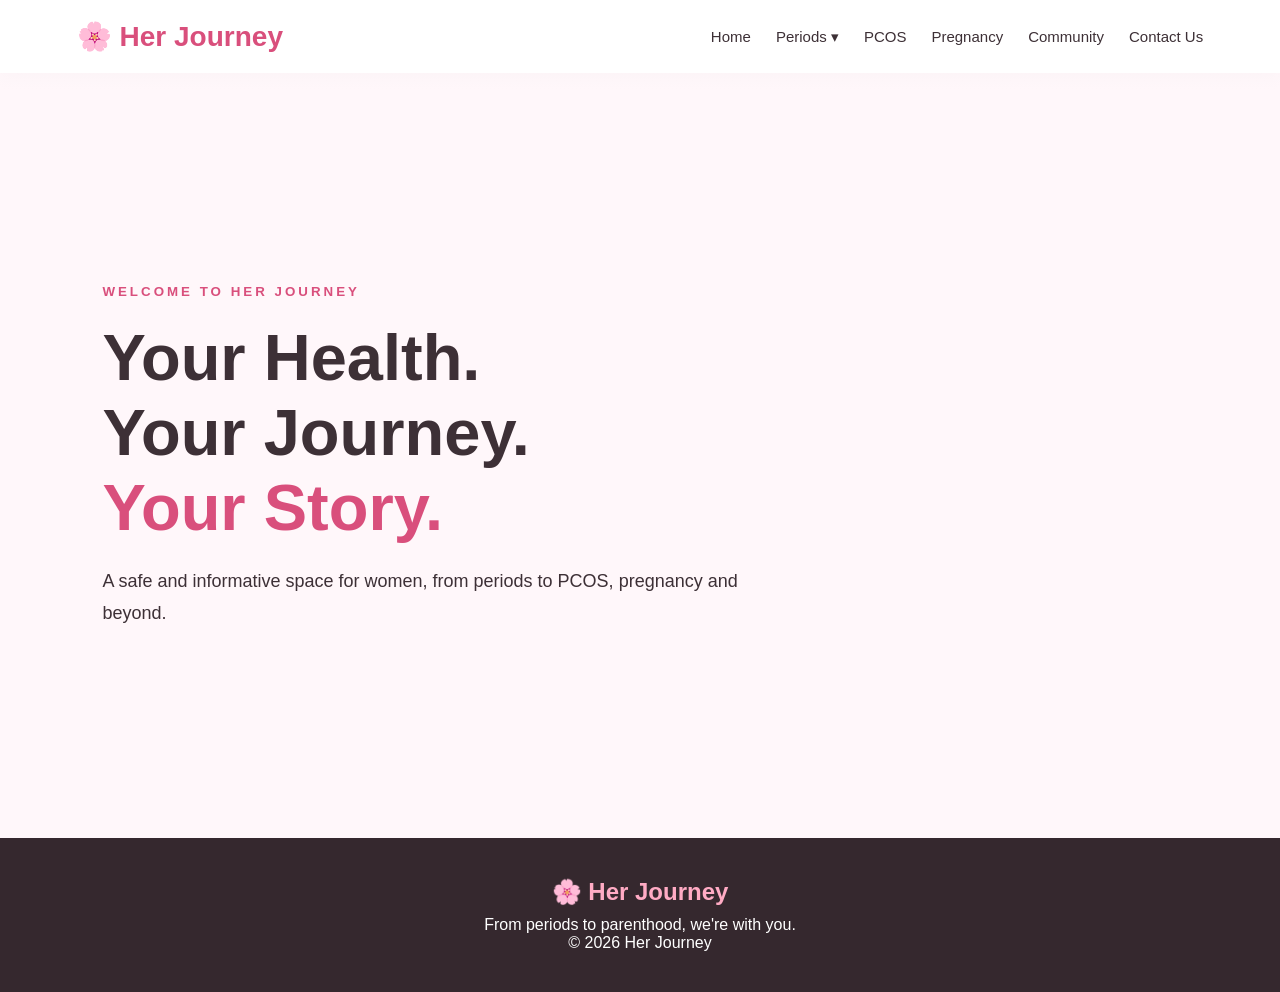
<file: her-journey-pages/her-journey/index.html>
<!doctype html>
<html lang="en">
  <head>
    <meta charset="UTF-8" />
    <meta name="viewport" content="width=device-width, initial-scale=1.0" />
    <title>Her Journey - Home</title>
    <style>
      * {
        margin: 0;
        padding: 0;
        box-sizing: border-box;
      }
      body {
        font-family: Arial, sans-serif;
        background: #fff7fa;
        color: #3d3036;
      }
      header {
        background: white;
        padding: 20px 6%;
        display: flex;
        justify-content: space-between;
        align-items: center;
        box-shadow: 0 3px 15px rgba(0, 0, 0, 0.1);
      }
      .logo {
        font-size: 28px;
        font-weight: bold;
        color: #d94f7c;
      }
      nav {
        display: flex;
        align-items: center;
        gap: 25px;
      }
      nav a {
        text-decoration: none;
        color: #3d3036;
        font-size: 15px;
      }
      nav a:hover {
        color: #d94f7c;
      }
      .dropdown {
        position: relative;
      }
      .dropdown > a {
        cursor: pointer;
      }
      .dropdown-content {
        display: none;
        position: absolute;
        top: 25px;
        left: 0;
        background: white;
        min-width: 190px;
        box-shadow: 0 8px 20px rgba(0, 0, 0, 0.15);
        border-radius: 10px;
        overflow: hidden;
        z-index: 100;
      }
      .dropdown-content a {
        display: block;
        padding: 13px 18px;
      }
      .dropdown-content a:hover {
        background: #fff0f4;
      }
      .dropdown:hover .dropdown-content {
        display: block;
      }
      .hero {
        min-height: 85vh;
        display: flex;
        align-items: center;
        padding: 80px 8%;
        background:
          linear-gradient(rgba(255, 247, 250, 0.85), rgba(255, 247, 250, 0.7)),
          url("https://images.unsplash.com/photo-1516627145497-ae6968895b74?auto=format&fit=crop&w=1600&q=80");
        background-size: cover;
        background-position: center;
      }
      .hero-content {
        max-width: 650px;
      }
      .hero small {
        color: #d94f7c;
        letter-spacing: 3px;
        font-weight: bold;
      }
      .hero h1 {
        font-size: 65px;
        margin: 20px 0;
      }
      .hero h1 span {
        color: #d94f7c;
      }
      .hero p {
        font-size: 18px;
        line-height: 1.8;
      }
      .btn {
        display: inline-block;
        margin-top: 25px;
        padding: 14px 30px;
        background: #d94f7c;
        color: white;
        text-decoration: none;
        border-radius: 30px;
      }
      footer {
        background: #35282e;
        color: white;
        text-align: center;
        padding: 40px;
      }
      footer h2 {
        color: #ffabc4;
        margin-bottom: 10px;
      }
      @media (max-width: 900px) {
        header {
          flex-direction: column;
          gap: 20px;
        }
        nav {
          flex-wrap: wrap;
          justify-content: center;
        }
      }
      @media (max-width: 600px) {
        .hero h1 {
          font-size: 43px;
        }
      }
    </style>
  </head>
  <body>
    <header>
      <div class="logo">🌸 Her Journey</div>
      <nav>
        <a href="index.html">Home</a>
        <div class="dropdown">
          <!-- <a href="periods.html">Periods ▾</a> -->
          <a href="#" onclick="return false;">Periods ▾</a>
          <div class="dropdown-content">
            <a href="cravings.html">Cravings</a>
            <a href="hygiene.html">Hygiene</a>
            <a href="mood-swings.html">Mood Swings</a>
            <a href="Track-your-periods.html">Track Your Periods</a>
          </div>
        </div>
        <!-- <div class="dropdown"> -->
        <!-- <a href="pcos.html">PCOS ▾</a> -->
        <!-- <a href="#" onclick="return false;">PCOD ▾</a>
          <div class="dropdown-content"> -->

        <!-- <a href="pcos.html#pcod">PCOD</a>
            <a href="pcos.html#thyroid">Thyroid</a> -->

        <!-- if we want drop down we will use this
            <a href="pcos.html">PCOS</a>
            <a href="Thyroid.html">Thyroid</a>
          </div>
        </div> -->
        <!-- <div class="dropdown"> -->
        <!-- <a href="pregnancy.html">Pregnancy ▾</a> -->
        <!-- <a href="#" onclick="return false;">pregnancy ▾</a> -->

        <!-- <a href="pregnancy.html#nutrition">Pregnancy Nutrition</a>
            <a href="pregnancy.html#prenatal">Prenatal Care</a>
            <a href="pregnancy.html#changes">Pregnancy Changes</a> -->

        <!-- if we want drop down we will use this  -->
        <!-- <div class="dropdown-content"></div>
            <a href="nutrition.html">Pregnancy Nutrition</a>
            <a href="pregnancy.html">Pregnancy Care</a>
            <a href="changes.html">Pregnancy Changes</a>
          </div> -->
        <!-- </div> -->
        <a href="pcos.html">PCOS</a>
        <a href="pregnancy.html">Pregnancy</a>
        <a href="community.html">Community</a>
        <a href="contact.html">Contact Us</a>
      </nav>
    </header>
    <section class="hero">
      <div class="hero-content">
        <small>WELCOME TO HER JOURNEY</small>
        <h1>
          Your Health.<br />
          Your Journey.<br />
          <span>Your Story.</span>
        </h1>
        <p>
          A safe and informative space for women, from periods to PCOS,
          pregnancy and beyond.
        </p>
        <!-- <a href="periods.html" class="btn"> Start Your Journey </a> -->
      </div>
    </section>
    <footer>
      <h2>🌸 Her Journey</h2>
      <p>From periods to parenthood, we're with you.</p>
      <p>© 2026 Her Journey</p>
    </footer>
  </body>
</html>
</file>
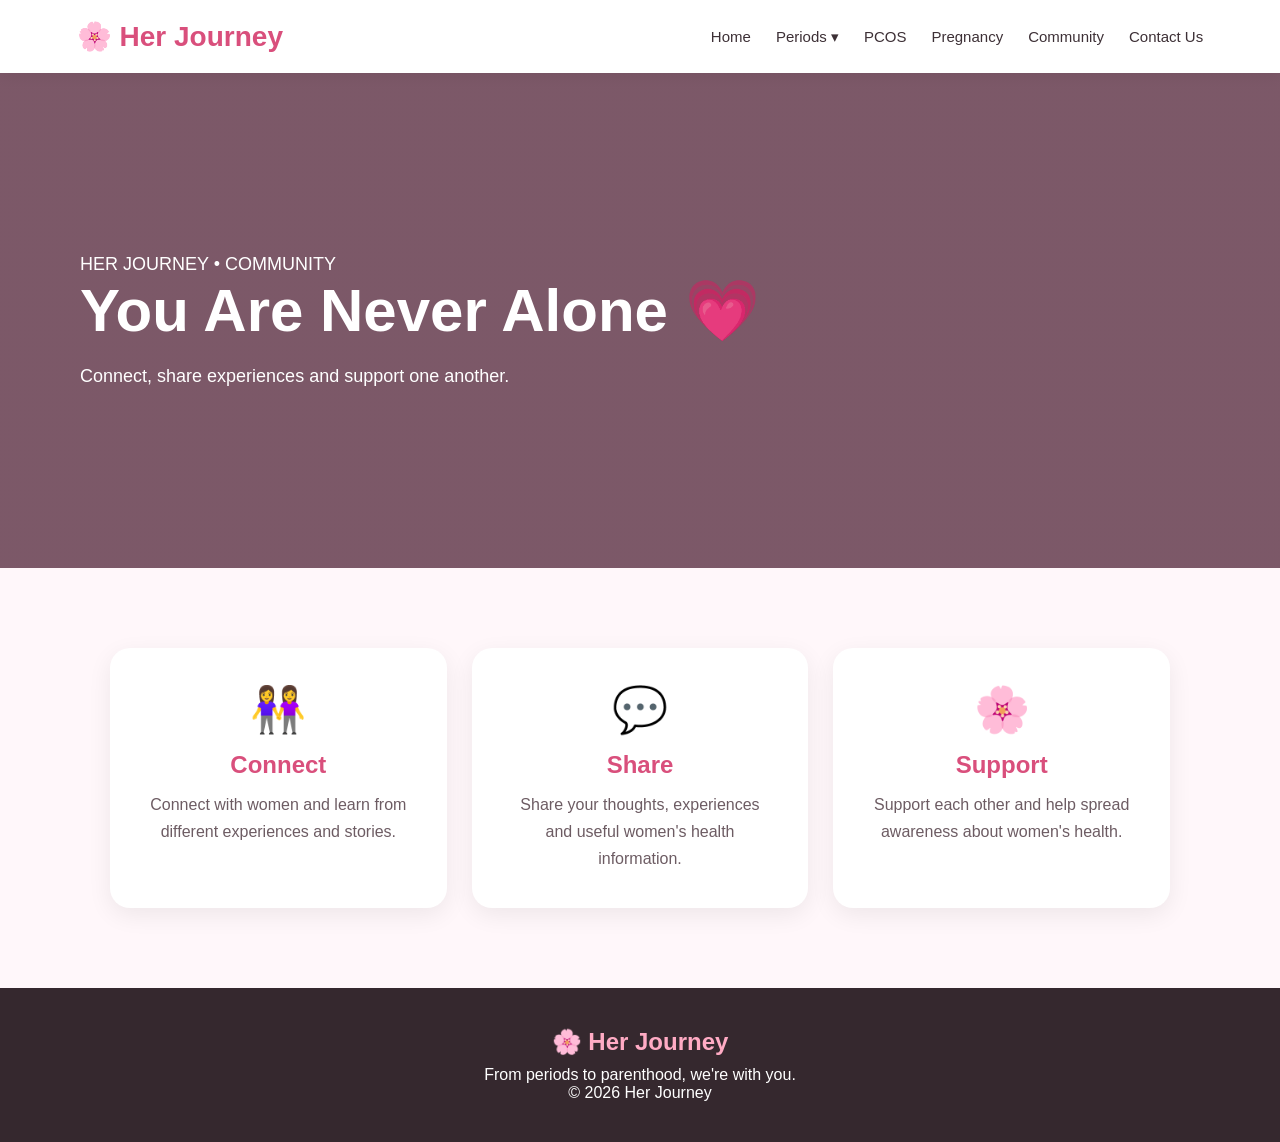
<file: her-journey-pages/her-journey/community.html>
<!doctype html>
<html lang="en">
  <head>
    <meta charset="UTF-8" />
    <meta name="viewport" content="width=device-width, initial-scale=1.0" />
    <title>Her Journey - Community</title>

    <style>
      * {
        margin: 0;
        padding: 0;
        box-sizing: border-box;
      }

      body {
        font-family: Arial, sans-serif;
        background: #fff7fa;
        color: #3d3036;
      }

      header {
        background: white;
        padding: 20px 6%;
        display: flex;
        justify-content: space-between;
        align-items: center;
        box-shadow: 0 3px 15px rgba(0, 0, 0, 0.1);
      }

      .logo {
        font-size: 28px;
        font-weight: bold;
        color: #d94f7c;
      }

      nav {
        display: flex;
        align-items: center;
        gap: 25px;
      }

      nav a {
        text-decoration: none;
        color: #3d3036;
        font-size: 15px;
      }

      nav a:hover {
        color: #d94f7c;
      }

      .dropdown {
        position: relative;
      }

      .dropdown-content {
        display: none;
        position: absolute;
        top: 25px;
        left: 0;
        min-width: 200px;
        background: white;
        box-shadow: 0 8px 20px rgba(0, 0, 0, 0.15);
        border-radius: 10px;
        overflow: hidden;
        z-index: 100;
      }

      .dropdown-content a {
        display: block;
        padding: 13px 18px;
      }

      .dropdown-content a:hover {
        background: #fff0f4;
      }

      .dropdown:hover .dropdown-content {
        display: block;
      }

      .banner {
        min-height: 55vh;
        display: flex;
        align-items: center;
        padding: 80px;
        color: white;
        background:
          linear-gradient(rgba(80, 35, 55, 0.75), rgba(80, 35, 55, 0.75)),
          url("https://images.unsplash.com/photo-1511632765486-a01980e01a18?auto=format&fit=crop&w=1600&q=80");
        background-size: cover;
        background-position: center;
      }

      .banner h1 {
        font-size: 60px;
        margin-bottom: 20px;
      }

      .banner p {
        font-size: 18px;
      }

      .content {
        max-width: 1100px;
        margin: auto;
        padding: 80px 20px;
      }

      .cards {
        display: grid;
        grid-template-columns: repeat(3, 1fr);
        gap: 25px;
      }

      .card {
        background: white;
        padding: 35px;
        border-radius: 20px;
        text-align: center;
        box-shadow: 0 7px 25px rgba(0, 0, 0, 0.07);
      }

      .card .icon {
        font-size: 45px;
        margin-bottom: 15px;
      }

      .card h2 {
        color: #d94f7c;
        margin-bottom: 12px;
      }

      .card p {
        color: #6d5c63;
        line-height: 1.7;
      }

      footer {
        background: #35282e;
        color: white;
        text-align: center;
        padding: 40px;
      }

      footer h2 {
        color: #ffabc4;
        margin-bottom: 10px;
      }

      @media (max-width: 900px) {
        header {
          flex-direction: column;
          gap: 20px;
        }

        nav {
          flex-wrap: wrap;
          justify-content: center;
        }

        .cards {
          grid-template-columns: 1fr;
        }
      }

      @media (max-width: 600px) {
        .banner {
          padding: 50px 25px;
        }

        .banner h1 {
          font-size: 42px;
        }
      }
    </style>
  </head>

  <body>
    <header>
      <div class="logo">🌸 Her Journey</div>

      <nav>
        <a href="index.html">Home</a>
        <div class="dropdown">
          <a href="#" onclick="return false;">Periods ▾</a>
          <div class="dropdown-content">
            <a href="cravings.html">Cravings</a>
            <a href="hygiene.html">Hygiene</a>
            <a href="mood-swings.html">Mood Swings</a>
            <a href="Track-your-periods.html">Track Your Periods</a>
          </div>
        </div>

        <!-- <div class="dropdown">
          <a href="periods.html">Periods ▾</a>
          <div class="dropdown-content">
            <a href="periods.html#cravings">Cravings</a>
            <a href="periods.html#hygiene">Hygiene</a>
            <a href="periods.html#mood-swings">Mood Swings</a>
          </div>
        </div> -->

        <!-- <div class="dropdown">
          <a href="pcos.html">PCOS ▾</a>
          <div class="dropdown-content">
            <a href="pcos.html#pcod">PCOD</a>
            <a href="pcos.html#thyroid">Thyroid</a>
          </div>
        </div> -->

        <!-- <div class="dropdown">
          <a href="pregnancy.html">Pregnancy ▾</a>
          <div class="dropdown-content">
            <a href="pregnancy.html#nutrition">Pregnancy Nutrition</a>
            <a href="pregnancy.html#prenatal">Prenatal Care</a>
            <a href="pregnancy.html#changes">Pregnancy Changes</a>
          </div>
        </div> -->
<a href="pcos.html">PCOS</a>
<A href="pregnancy.html">Pregnancy</A>
        <a href="community.html">Community</a>

        <a href="contact.html">Contact Us</a>
      </nav>
    </header>

    <section class="banner">
      <div>
        <p>HER JOURNEY • COMMUNITY</p>

        <h1>You Are Never Alone 💗</h1>

        <p>Connect, share experiences and support one another.</p>
      </div>
    </section>

    <section class="content">
      <div class="cards">
        <div class="card">
          <div class="icon">👭</div>

          <h2>Connect</h2>

          <p>
            Connect with women and learn from different experiences and stories.
          </p>
        </div>

        <div class="card">
          <div class="icon">💬</div>

          <h2>Share</h2>

          <p>
            Share your thoughts, experiences and useful women's health
            information.
          </p>
        </div>

        <div class="card">
          <div class="icon">🌸</div>

          <h2>Support</h2>

          <p>
            Support each other and help spread awareness about women's health.
          </p>
        </div>
      </div>
    </section>

    <footer>
      <h2>🌸 Her Journey</h2>

      <p>From periods to parenthood, we're with you.</p>

      <p>© 2026 Her Journey</p>
    </footer>
  </body>
</html>

<!-- <!doctype html>
<html lang="en">
  <head>
    <meta charset="UTF-8" />
    <meta name="viewport" content="width=device-width, initial-scale=1.0" />
    <title>Her Journey - Contact Us</title>

    <style>
      * {
        margin: 0;
        padding: 0;
        box-sizing: border-box;
      }

      body {
        font-family: Arial, sans-serif;
        background: #fff7fa;
        color: #3d3036;
      }

      header {
        background: white;
        padding: 20px 6%;
        display: flex;
        justify-content: space-between;
        align-items: center;
        box-shadow: 0 3px 15px rgba(0, 0, 0, 0.1);
      }

      .logo {
        font-size: 28px;
        font-weight: bold;
        color: #d94f7c;
      }

      nav {
        display: flex;
        align-items: center;
        gap: 25px;
      }

      nav a {
        text-decoration: none;
        color: #3d3036;
        font-size: 15px;
      }

      nav a:hover {
        color: #d94f7c;
      }

      .dropdown {
        position: relative;
      }

      .dropdown-content {
        display: none;
        position: absolute;
        top: 25px;
        left: 0;
        min-width: 200px;
        background: white;
        box-shadow: 0 8px 20px rgba(0, 0, 0, 0.15);
        border-radius: 10px;
        overflow: hidden;
        z-index: 100;
      }

      .dropdown-content a {
        display: block;
        padding: 13px 18px;
      }

      .dropdown-content a:hover {
        background: #fff0f4;
      }

      .dropdown:hover .dropdown-content {
        display: block;
      }

      .banner {
        padding: 90px 20px;
        text-align: center;
        background: #ffe4ec;
      }

      .banner h1 {
        font-size: 50px;
        color: #d94f7c;
        margin: 15px;
      }

      .contact {
        max-width: 1100px;
        margin: auto;
        padding: 70px 20px;
        display: grid;
        grid-template-columns: 1fr 1fr;
        gap: 35px;
      }

      .box {
        background: white;
        padding: 35px;
        border-radius: 20px;
        box-shadow: 0 7px 25px rgba(0, 0, 0, 0.07);
      }

      .box h2 {
        color: #d94f7c;
        margin-bottom: 20px;
      }

      .box p {
        line-height: 2;
        color: #6d5c63;
      }

      input,
      textarea {
        width: 100%;
        padding: 15px;
        margin-bottom: 15px;
        border: 1px solid #ddd;
        border-radius: 10px;
        font-family: Arial;
      }

      textarea {
        height: 140px;
        resize: none;
      }

      button {
        width: 100%;
        padding: 15px;
        border: none;
        background: #d94f7c;
        color: white;
        border-radius: 30px;
        font-size: 16px;
        cursor: pointer;
      }

      .map {
        margin-top: 20px;
        height: 230px;
        overflow: hidden;
        border-radius: 15px;
      }

      .map iframe {
        width: 100%;
        height: 100%;
        border: 0;
      }

      footer {
        background: #35282e;
        color: white;
        text-align: center;
        padding: 40px;
      }

      footer h2 {
        color: #ffabc4;
        margin-bottom: 10px;
      }

      @media (max-width: 900px) {
        header {
          flex-direction: column;
          gap: 20px;
        }

        nav {
          flex-wrap: wrap;
          justify-content: center;
        }

        .contact {
          grid-template-columns: 1fr;
        }
      }

      @media (max-width: 600px) {
        .banner h1 {
          font-size: 38px;
        }
      }
    </style>
  </head>

  <body>
    <header>
      <div class="logo">🌸 Her Journey</div>

      <nav>
        <a href="index.html">Home</a>

        <div class="dropdown">
          <a href="periods.html">Periods ▾</a>
          <div class="dropdown-content">
            <a href="periods.html#cravings">Cravings</a>
            <a href="periods.html#hygiene">Hygiene</a>
            <a href="periods.html#mood-swings">Mood Swings</a>
          </div>
        </div>

        <div class="dropdown">
          <a href="pcos.html">PCOS ▾</a>
          <div class="dropdown-content">
            <a href="pcos.html#pcod">PCOD</a>
            <a href="pcos.html#thyroid">Thyroid</a>
          </div>
        </div>

        <div class="dropdown">
          <a href="pregnancy.html">Pregnancy ▾</a>
          <div class="dropdown-content">
            <a href="pregnancy.html#nutrition">Pregnancy Nutrition</a>
            <a href="pregnancy.html#prenatal">Prenatal Care</a>
            <a href="pregnancy.html#changes">Pregnancy Changes</a>
          </div>
        </div>

        <a href="community.html">Community</a>

        <a href="contact.html">Contact Us</a>
      </nav>
    </header>

    <section class="banner">
      <p>HER JOURNEY</p>

      <h1>Contact Us</h1>

      <p>We'd love to hear from you 💗</p>
    </section>

    <section class="contact">
      <div class="box">
        <h2>Send Us a Message</h2>

        <form>
          <input type="text" placeholder="Your Name" required />

          <input type="email" placeholder="Your Email" required />

          <input type="tel" placeholder="Mobile Number" />

          <textarea placeholder="Write your message..."></textarea>

          <button type="submit">Send Message</button>
        </form>
      </div>

      <div class="box">
        <h2>Contact Information</h2>

        <p>📞 +91 98765 43210</p>

        <p>📧 hello@herjourney.com</p>

        <p>📍 Hyderabad, India</p>

        <div class="map">
          <iframe
            src="https://www.google.com/maps?q=Hyderabad,India&output=embed"
          >
          </iframe>
        </div>
      </div>
    </section>

    <footer>
      <h2>🌸 Her Journey</h2>

      <p>From periods to parenthood, we're with you.</p>

      <p>© 2026 Her Journey</p>
    </footer>
  </body>
</html>
</file>
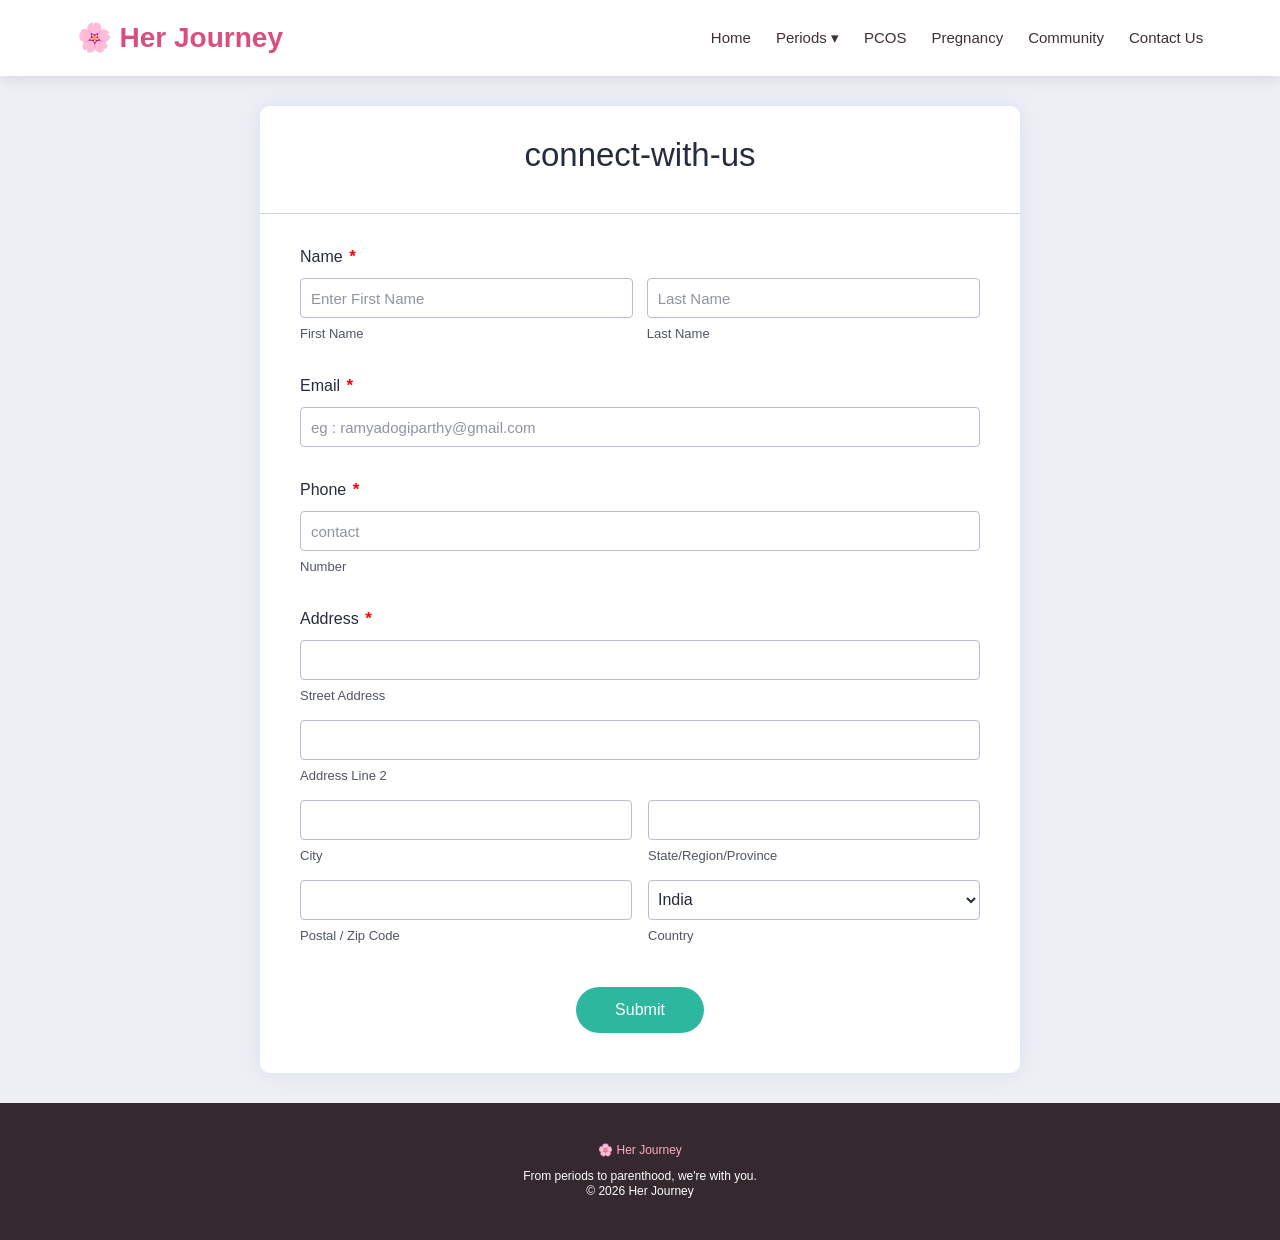
<file: her-journey-pages/her-journey/contact.html>
<html lang="en">
  <head>
    <meta charset="UTF-8" />
    <meta name="viewport" content="width=device-width, initial-scale=1.0" />
    <title>Her Journey - Community</title>
    <link href="css/form.css" rel="stylesheet" type="text/css" />
    <script src="js/validation.js"></script>
    <style>
      * {
        margin: 0;
        padding: 0;
        box-sizing: border-box;
      }
      header {
        font-family: Arial, sans-serif;
        background: white;
        padding: 20px 6%;
        display: flex;
        justify-content: space-between;
        align-items: center;
        box-shadow: 0 3px 15px rgba(0, 0, 0, 0.1);
      }
      .logo {
        font-size: 28px;
        font-weight: bold;
        color: #d94f7c;
      }
      nav {
        display: flex;
        align-items: center;
        gap: 25px;
      }
      nav a {
        text-decoration: none;
        color: #3d3036;
        font-size: 15px;
        font-family: Arial, sans-serif;
      }
      nav a:hover {
        color: #d94f7c;
      }
      nav a.active {
        color: #d94f7c;
        font-weight: bold;
      }
      .dropdown {
        position: relative;
      }
      .dropdown > a {
        cursor: pointer;
      }
      .dropdown-content {
        display: none;
        position: absolute;
        top: 25px;
        left: 0;
        background: white;
        min-width: 190px;
        box-shadow: 0 8px 20px rgba(0, 0, 0, 0.15);
        border-radius: 10px;
        overflow: hidden;
        z-index: 100;
      }
      .dropdown-content a {
        display: block;
        padding: 13px 18px;
      }
      .dropdown-content a:hover {
        background: #fff0f4;
      }
      .dropdown:hover .dropdown-content {
        display: block;
      }
      footer {
        font-family: Arial, sans-serif;
        background: #35282e;
        color: white;
        text-align: center;
        padding: 40px;
      }
      footer h2 {
        color: #ffabc4;
        margin-bottom: 10px;
      }
      @media (max-width: 900px) {
        header {
          flex-direction: column;
          gap: 20px;
        }
        nav {
          flex-wrap: wrap;
          justify-content: center;
        }
      }
    </style>
  </head>
  <body class="zf-backgroundBg">
    <header>
      <div class="logo">🌸 Her Journey</div>
      <nav>
        <a href="index.html">Home</a>
        <div class="dropdown">
          <a href="#" onclick="return false;">Periods ▾</a>
          <div class="dropdown-content">
            <a href="cravings.html">Cravings</a>
            <a href="hygiene.html">Hygiene</a>
            <a href="mood-swings.html">Mood Swings</a>
            <a href="Track-your-periods.html">Track Your Periods</a>
          </div>
        </div>
        <!-- <a href="index.html">Home</a>
        <div class="dropdown">
          <a href="periods.html">Periods ▾</a>
          <div class="dropdown-content">
            <a href="periods.html#cravings">Cravings</a>
            <a href="periods.html#hygiene">Hygiene</a>
            <a href="periods.html#mood-swings">Mood Swings</a>
          </div>
        </div> -->
        <!-- <div class="dropdown">
          <a href="pcos.html">PCOS ▾</a>
          <div class="dropdown-content">
            <a href="pcos.html#pcod">PCOD</a>
            <a href="pcos.html#thyroid">Thyroid</a>
          </div>
        </div>
        <div class="dropdown">
          <a href="pregnancy.html">Pregnancy ▾</a>
          <div class="dropdown-content">
            <a href="pregnancy.html#nutrition">Pregnancy Nutrition</a>
            <a href="pregnancy.html#prenatal">Prenatal Care</a>
            <a href="pregnancy.html#changes">Pregnancy Changes</a>
          </div> -->
        <!-- </div> -->

        <a href="pcos.html">PCOS</a>
        <a href="pregnancy.html">Pregnancy</a>
        <a href="community.html">Community</a>
        <a href="contact.html">Contact Us</a>
      </nav>
    </header>
    <!-- Change or deletion of the name attributes in the input tag will lead to empty values on record submission-->
    <div class="zf-templateWidth">
      <form
        action="https://forms.zohopublic.in/ramyadogiparthygm1/form/contactform/formperma/vowT9rYkcG9u07OPPT-fBtE-V_d33eE_wAkUbuBq7DM/htmlRecords/submit"
        name="form"
        method="POST"
        onSubmit='javascript:document.charset="UTF-8"; return zf_ValidateAndSubmit();'
        accept-charset="UTF-8"
        enctype="multipart/form-data"
        id="form"
      >
        <input
          type="hidden"
          name="zf_referrer_name"
          value=""
        /><!-- To Track referrals , place the referrer name within the " " in the above hidden input field -->
        <input
          type="hidden"
          name="zf_redirect_url"
          value=""
        /><!-- To redirect to a specific page after record submission , place the respective url within the " " in the above hidden input field -->
        <input
          type="hidden"
          name="zc_gad"
          value=""
        /><!-- If GCLID is enabled in Zoho CRM Integration, click details of AdWords Ads will be pushed to Zoho CRM -->
        <div class="zf-templateWrapper">
          <ul class="zf-tempHeadBdr">
            <li class="zf-tempHeadContBdr">
              <h2 class="zf-frmTitle">
                <em>connect-with-us</em>
              </h2>
              <p class="zf-frmDesc"></p>
              <div class="zf-clearBoth"></div>
            </li>
          </ul>
          <div class="zf-subContWrap zf-topAlign">
            <ul>
              <div class="zf-tempFrmWrapper zf-name zf-namelarge">
                <label class="zf-labelName">
                  Name
                  <em class="zf-important"> *</em>
                </label>
                <div class="zf-tempContDiv zf-twoType">
                  <div class="zf-nameWrapper">
                    <span>
                      <input
                        type="text"
                        maxlength="255"
                        name="Name_First"
                        fieldType="7"
                        placeholder="Enter First Name"
                      />
                      <label>First Name </label>
                    </span>
                    <span>
                      <input
                        type="text"
                        maxlength="255"
                        name="Name_Last"
                        fieldType="7"
                        placeholder="Last Name"
                      />
                      <label>Last Name </label>
                    </span>
                    <div class="zf-clearBoth"></div>
                  </div>
                  <p
                    id="Name_error"
                    class="zf-errorMessage"
                    style="display: none"
                  >
                    Invalid value
                  </p>
                </div>
                <div class="zf-clearBoth"></div>
              </div>
              <div class="zf-tempFrmWrapper zf-large">
                <label class="zf-labelName">
                  Email
                  <em class="zf-important"> *</em>
                </label>
                <div class="zf-tempContDiv">
                  <span>
                    <input
                      type="text"
                      name="Email"
                      checktype="c5"
                      value=""
                      maxlength="255"
                      fieldType="9"
                      placeholder="eg : ramyadogiparthy@gmail.com"
                    />
                  </span>
                  <p
                    id="Email_error"
                    class="zf-errorMessage"
                    style="display: none"
                  >
                    Invalid value
                  </p>
                </div>
                <div class="zf-clearBoth"></div>
              </div>
              <div class="zf-tempFrmWrapper zf- zf-large">
                <label class="zf-labelName">
                  Phone
                  <em class="zf-important"> *</em>
                </label>
                <div class="zf-tempContDiv zf-phonefld">
                  <div class="zf-phwrapper zf-phNumber">
                    <span>
                      <input
                        type="text"
                        compname="PhoneNumber"
                        name="PhoneNumber_countrycode"
                        maxlength="20"
                        checktype="c7"
                        value=""
                        phoneFormat="1"
                        isCountryCodeEnabled="false"
                        fieldType="11"
                        id="international_PhoneNumber_countrycode"
                        valType="number"
                        phoneFormatType="1"
                        placeholder="contact"
                      />
                      <label>Number</label>
                    </span>
                    <div class="zf-clearBoth"></div>
                  </div>
                  <p
                    id="PhoneNumber_error"
                    class="zf-errorMessage"
                    style="display: none"
                  >
                    Invalid value
                  </p>
                </div>
                <div class="zf-clearBoth"></div>
              </div>
              <div
                id="Address"
                class="zf-tempFrmWrapper zf-address zf-addrlarge"
              >
                <label class="zf-labelName">
                  Address
                  <em class="zf-important"> *</em>
                </label>
                <div class="zf-tempContDiv zf-address">
                  <div class="zf-addrCont">
                    <div class="address_row_1">
                      <span class="zf-addresCols">
                        <input
                          type="text"
                          maxlength="255"
                          name="Address_AddressLine1"
                          checktype="c1"
                          placeholder=""
                        />
                        <label>Street Address</label>
                      </span>
                    </div>
                    <div class="address_row_2">
                      <span class="zf-addresCols">
                        <input
                          type="text"
                          maxlength="255"
                          name="Address_AddressLine2"
                          checktype="c1"
                          placeholder=""
                        />
                        <label>Address Line 2</label>
                      </span>
                    </div>
                    <div class="address_row_3">
                      <span class="zf-addresCols">
                        <input
                          type="text"
                          maxlength="255"
                          name="Address_City"
                          checktype="c1"
                          placeholder=""
                        />
                        <label>City</label>
                      </span>
                      <span class="zf-addresCols">
                        <input
                          type="text"
                          maxlength="255"
                          name="Address_Region"
                          checktype="c1"
                          placeholder=""
                        />
                        <label>State/Region/Province</label>
                      </span>
                    </div>
                    <div class="address_row_4">
                      <span class="zf-addresCols">
                        <input
                          type="text"
                          maxlength="255"
                          name="Address_ZipCode"
                          checktype="c1"
                          placeholder=""
                        />
                        <label>Postal / Zip Code</label>
                      </span>
                      <span class="zf-addresCols">
                        <select
                          class="zf-form-sBox"
                          name="Address_Country"
                          checktype="c1"
                        >
                          <option value="-Select-">-Select-</option>
                          <option>Afghanistan</option>
                          <option>Akrotiri</option>
                          <option>Albania</option>
                          <option>Algeria</option>
                          <option>American Samoa</option>
                          <option>Andorra</option>
                          <option>Angola</option>
                          <option>Anguilla</option>
                          <option>Antarctica</option>
                          <option>Antigua and Barbuda</option>
                          <option>Argentina</option>
                          <option>Armenia</option>
                          <option>Aruba</option>
                          <option>Ashmore and Cartier Islands</option>
                          <option>Australia</option>
                          <option>Austria</option>
                          <option>Azerbaijan</option>
                          <option>Bahrain</option>
                          <option>Bangladesh</option>
                          <option>Barbados</option>
                          <option>Bassas Da India</option>
                          <option>Belarus</option>
                          <option>Belgium</option>
                          <option>Belize</option>
                          <option>Benin</option>
                          <option>Bermuda</option>
                          <option>Bhutan</option>
                          <option>Bolivia</option>
                          <option>Bosnia and Herzegovina</option>
                          <option>Botswana</option>
                          <option>Bouvet Island</option>
                          <option>Brazil</option>
                          <option>British Indian Ocean Territory</option>
                          <option>British Virgin Islands</option>
                          <option>Brunei</option>
                          <option>Bulgaria</option>
                          <option>Burkina Faso</option>
                          <option>Burma</option>
                          <option>Burundi</option>
                          <option>Cambodia</option>
                          <option>Cameroon</option>
                          <option>Canada</option>
                          <option>Cape Verde</option>
                          <option>Caribbean Netherlands</option>
                          <option>Cayman Islands</option>
                          <option>Central African Republic</option>
                          <option>Chad</option>
                          <option>Chile</option>
                          <option>China</option>
                          <option>Christmas Island</option>
                          <option>Clipperton Island</option>
                          <option>Cocos (Keeling) Islands</option>
                          <option>Colombia</option>
                          <option>Comoros</option>
                          <option>Cook Islands</option>
                          <option>Coral Sea Islands</option>
                          <option>Costa Rica</option>
                          <option>Cote D&#39;Ivoire</option>
                          <option>Croatia</option>
                          <option>Cuba</option>
                          <option>Curaçao</option>
                          <option>Cyprus</option>
                          <option>Czech Republic</option>
                          <option>Democratic Republic of the Congo</option>
                          <option>Denmark</option>
                          <option>Dhekelia</option>
                          <option>Djibouti</option>
                          <option>Dominica</option>
                          <option>Dominican Republic</option>
                          <option>Ecuador</option>
                          <option>Egypt</option>
                          <option>El Salvador</option>
                          <option>Equatorial Guinea</option>
                          <option>Eritrea</option>
                          <option>Estonia</option>
                          <option>Ethiopia</option>
                          <option>Europa Island</option>
                          <option>Falkland Islands (Islas Malvinas)</option>
                          <option>Faroe Islands</option>
                          <option>Federated States of Micronesia</option>
                          <option>Fiji</option>
                          <option>Finland</option>
                          <option>France</option>
                          <option>French Guiana</option>
                          <option>French Polynesia</option>
                          <option>French Southern and Antarctic Lands</option>
                          <option>Gabon</option>
                          <option>Gaza Strip</option>
                          <option>Georgia</option>
                          <option>Germany</option>
                          <option>Ghana</option>
                          <option>Gibraltar</option>
                          <option>Glorioso Islands</option>
                          <option>Greece</option>
                          <option>Greenland</option>
                          <option>Grenada</option>
                          <option>Guadeloupe</option>
                          <option>Guam</option>
                          <option>Guatemala</option>
                          <option>Guernsey</option>
                          <option>Guinea</option>
                          <option>Guinea-bissau</option>
                          <option>Guyana</option>
                          <option>Haiti</option>
                          <option>Heard Island and Mcdonald Islands</option>
                          <option>Holy See (Vatican City)</option>
                          <option>Honduras</option>
                          <option>Hong Kong</option>
                          <option>Hungary</option>
                          <option>Iceland</option>
                          <option selected="true">India</option>
                          <option>Indonesia</option>
                          <option>Iran</option>
                          <option>Iraq</option>
                          <option>Ireland</option>
                          <option>Isle of Man</option>
                          <option>Israel</option>
                          <option>Italy</option>
                          <option>Jamaica</option>
                          <option>Jan Mayen</option>
                          <option>Japan</option>
                          <option>Jersey</option>
                          <option>Jordan</option>
                          <option>Juan De Nova Island</option>
                          <option>Kazakhstan</option>
                          <option>Kenya</option>
                          <option>Kiribati</option>
                          <option>Kosovo</option>
                          <option>Kuwait</option>
                          <option>Kyrgyzstan</option>
                          <option>Laos</option>
                          <option>Latvia</option>
                          <option>Lebanon</option>
                          <option>Lesotho</option>
                          <option>Liberia</option>
                          <option>Libya</option>
                          <option>Liechtenstein</option>
                          <option>Lithuania</option>
                          <option>Luxembourg</option>
                          <option>Macau</option>
                          <option>Macedonia</option>
                          <option>Madagascar</option>
                          <option>Malawi</option>
                          <option>Malaysia</option>
                          <option>Maldives</option>
                          <option>Mali</option>
                          <option>Malta</option>
                          <option>Marshall Islands</option>
                          <option>Martinique</option>
                          <option>Mauritania</option>
                          <option>Mauritius</option>
                          <option>Mayotte</option>
                          <option>Mexico</option>
                          <option>Moldova</option>
                          <option>Monaco</option>
                          <option>Mongolia</option>
                          <option>Montenegro</option>
                          <option>Montserrat</option>
                          <option>Morocco</option>
                          <option>Mozambique</option>
                          <option>Myanmar</option>
                          <option>Namibia</option>
                          <option>Nauru</option>
                          <option>Navassa Island</option>
                          <option>Nepal</option>
                          <option>Netherlands Antilles</option>
                          <option>Netherlands</option>
                          <option>New Caledonia</option>
                          <option>New Zealand</option>
                          <option>Nicaragua</option>
                          <option>Niger</option>
                          <option>Nigeria</option>
                          <option>Niue</option>
                          <option>Norfolk Island</option>
                          <option>North Korea</option>
                          <option>Northern Mariana Islands</option>
                          <option>Norway</option>
                          <option>Oman</option>
                          <option>Pakistan</option>
                          <option>Palau</option>
                          <option>Palestine</option>
                          <option>Panama</option>
                          <option>Papua New Guinea</option>
                          <option>Paracel Islands</option>
                          <option>Paraguay</option>
                          <option>Peru</option>
                          <option>Philippines</option>
                          <option>Pitcairn Islands</option>
                          <option>Poland</option>
                          <option>Portugal</option>
                          <option>Puerto Rico</option>
                          <option>Qatar</option>
                          <option>Republic of the Congo</option>
                          <option>Reunion</option>
                          <option>Romania</option>
                          <option>Russia</option>
                          <option>Rwanda</option>
                          <option>Saint Barthélemy</option>
                          <option>Saint Helena</option>
                          <option>Saint Kitts and Nevis</option>
                          <option>Saint Lucia</option>
                          <option>Saint Martin</option>
                          <option>Saint Pierre and Miquelon</option>
                          <option>Saint Vincent and the Grenadines</option>
                          <option>Samoa</option>
                          <option>San Marino</option>
                          <option>Sao Tome and Principe</option>
                          <option>Saudi Arabia</option>
                          <option>Senegal</option>
                          <option>Serbia</option>
                          <option>Seychelles</option>
                          <option>Sierra Leone</option>
                          <option>Singapore</option>
                          <option>Sint Maarten</option>
                          <option>Slovakia</option>
                          <option>Slovenia</option>
                          <option>Solomon Islands</option>
                          <option>Somalia</option>
                          <option>South Africa</option>
                          <option>
                            South Georgia and the South Sandwich Islands
                          </option>
                          <option>South Korea</option>
                          <option>South Sudan</option>
                          <option>Spain</option>
                          <option>Spratly Islands</option>
                          <option>Sri Lanka</option>
                          <option>Sudan</option>
                          <option>Suriname</option>
                          <option>Svalbard</option>
                          <option>Swaziland</option>
                          <option>Sweden</option>
                          <option>Switzerland</option>
                          <option>Syria</option>
                          <option>Taiwan</option>
                          <option>Tajikistan</option>
                          <option>Tanzania</option>
                          <option>Thailand</option>
                          <option>The Bahamas</option>
                          <option>The Gambia</option>
                          <option>Timor-leste</option>
                          <option>Togo</option>
                          <option>Tokelau</option>
                          <option>Tonga</option>
                          <option>Trinidad and Tobago</option>
                          <option>Tromelin Island</option>
                          <option>Tunisia</option>
                          <option>Turkey</option>
                          <option>Turkmenistan</option>
                          <option>Turks and Caicos Islands</option>
                          <option>Tuvalu</option>
                          <option>Uganda</option>
                          <option>Ukraine</option>
                          <option>United Arab Emirates</option>
                          <option>United Kingdom</option>
                          <option>United States</option>
                          <option>Uruguay</option>
                          <option>Uzbekistan</option>
                          <option>Vanuatu</option>
                          <option>Venezuela</option>
                          <option>Vietnam</option>
                          <option>Virgin Islands</option>
                          <option>Wake Island</option>
                          <option>Wallis and Futuna</option>
                          <option>West Bank</option>
                          <option>Western Sahara</option>
                          <option>Yemen</option>
                          <option>Zambia</option>
                          <option>Zimbabwe</option>
                          <option>Åland Islands</option>
                        </select>
                        <label>Country</label>
                      </span>
                    </div>
                    <div class="zf-clearBoth"></div>
                    <p
                      id="Address_error"
                      class="zf-errorMessage"
                      style="display: none"
                    >
                      Invalid value
                    </p>
                  </div>
                </div>
                <div class="zf-eclearBoth"></div>
              </div>
            </ul>
          </div>
          <ul>
            <li class="zf-fmFooter">
              <button class="zf-submitColor">Submit</button>
            </li>
          </ul>
        </div>
      </form>
    </div>
    <script type="text/javascript">
      var dateAndMonthRegexFormateArray =
        zf_SetDateAndMonthRegexBasedOnDateFormate("dd-MMM-yyyy");
      var zf_DateRegex = new RegExp(dateAndMonthRegexFormateArray[0]);
      var zf_MonthYearRegex = new RegExp(dateAndMonthRegexFormateArray[1]);
      var zf_MandArray = [
        "Name_First",
        "Name_Last",
        "Email",
        "PhoneNumber_countrycode",
        "Address_AddressLine1",
        "Address_City",
        "Address_Region",
        "Address_ZipCode",
        "Address_Country",
      ];
      var zf_FieldArray = [
        "Name_First",
        "Name_Last",
        "Email",
        "PhoneNumber_countrycode",
        "Address_AddressLine1",
        "Address_AddressLine2",
        "Address_City",
        "Address_Region",
        "Address_ZipCode",
        "Address_Country",
      ];
      var isSalesIQIntegrationEnabled = false;
      var salesIQFieldsArray = [];
    </script>
    <footer>
      <h2>🌸 Her Journey</h2>
      <p>From periods to parenthood, we're with you.</p>
      <p>© 2026 Her Journey</p>
    </footer>
  </body>
</html>
</file>
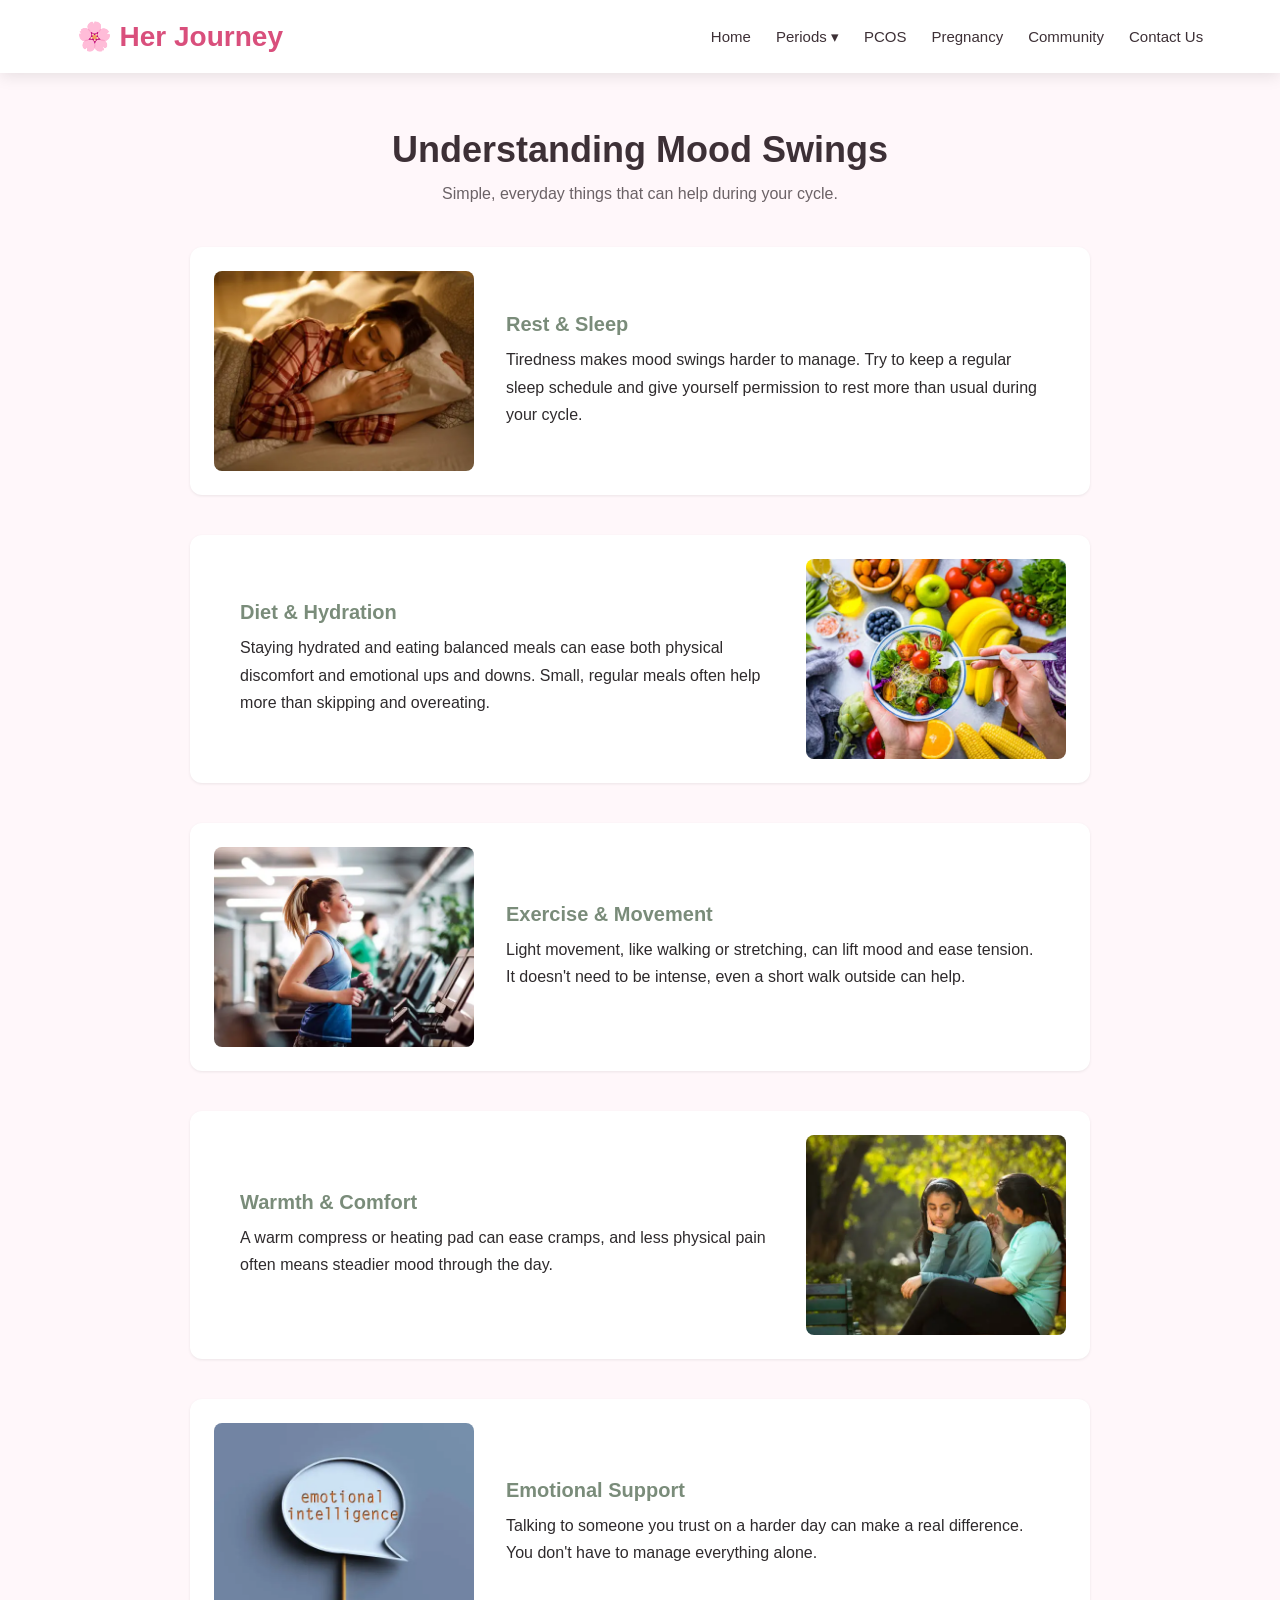
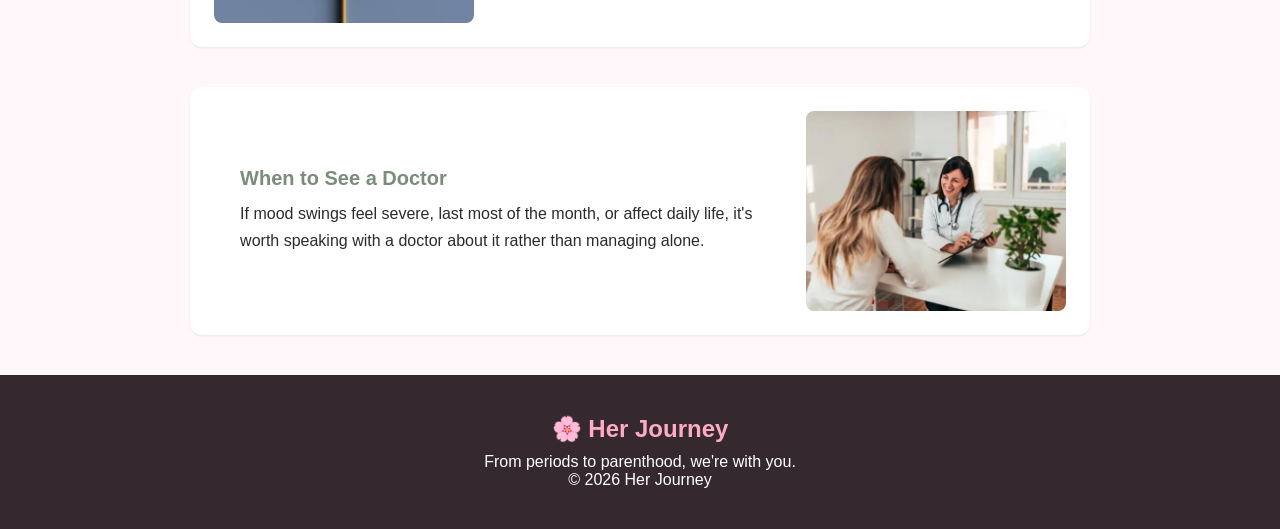
<file: her-journey-pages/her-journey/mood-swings.html>
<!doctype html>
<html lang="en">
  <head>
    <meta charset="UTF-8" />
    <meta name="viewport" content="width=device-width, initial-scale=1.0" />
    <title>Mood Swings - Her Journey</title>
    <style>
      * {
        margin: 0;
        padding: 0;
        box-sizing: border-box;
      }
      body {
        font-family: Arial, sans-serif;
        background: #fff7fa;
        color: #3d3036;
      }
      header.site-header {
        background: white;
        padding: 20px 6%;
        display: flex;
        justify-content: space-between;
        align-items: center;
        box-shadow: 0 3px 15px rgba(0, 0, 0, 0.1);
      }
      .logo {
        font-size: 28px;
        font-weight: bold;
        color: #d94f7c;
      }
      nav {
        display: flex;
        align-items: center;
        gap: 25px;
      }
      nav a {
        text-decoration: none;
        color: #3d3036;
        font-size: 15px;
      }
      nav a:hover {
        color: #d94f7c;
      }
      .dropdown {
        position: relative;
      }
      .dropdown > a {
        cursor: pointer;
      }
      .dropdown-content {
        display: none;
        position: absolute;
        top: 25px;
        left: 0;
        background: white;
        min-width: 190px;
        box-shadow: 0 8px 20px rgba(0, 0, 0, 0.15);
        border-radius: 10px;
        overflow: hidden;
        z-index: 100;
      }
      .dropdown-content a {
        display: block;
        padding: 13px 18px;
      }
      .dropdown-content a:hover {
        background: #fff0f4;
      }
      .dropdown:hover .dropdown-content {
        display: block;
      }
      footer {
        background: #35282e;
        color: white;
        text-align: center;
        padding: 40px;
      }
      footer h2 {
        color: #ffabc4;
        margin-bottom: 10px;
      }
      @media (max-width: 900px) {
        header.site-header {
          flex-direction: column;
          gap: 20px;
        }
        nav {
          flex-wrap: wrap;
          justify-content: center;
        }
      }

      .page-head {
        text-align: center;
        padding: 56px 24px 40px;
      }
      .page-head h1 {
        margin: 0;
        font-size: clamp(26px, 4vw, 36px);
        font-weight: 600;
        color: #3d3036;
      }
      .page-head p {
        margin: 10px auto 0;
        max-width: 480px;
        color: rgb(107, 98, 102);
        font-size: 16px;
        line-height: 1.6;
      }

      .topic {
        display: flex;
        align-items: center;
        gap: 32px;
        max-width: 900px;
        margin: 0 auto 40px;
        padding: 24px;
        background: rgb(255, 255, 255);
        border-radius: 12px;
        box-shadow: 0 1px 3px rgba(0, 0, 0, 0.08);
      }
      .topic.reverse {
        flex-direction: row-reverse;
      }
      .topic img {
        width: 260px;
        height: 200px;
        object-fit: cover;
        border-radius: 8px;
        flex-shrink: 0;
      }
      .topic .content h2 {
        margin: 0 0 10px;
        font-size: 20px;
        font-weight: 600;
        color: rgb(122, 140, 122);
      }
      .topic .content p {
        margin: 0;
        max-width: 60ch;
        line-height: 1.7;
        color: rgb(46, 42, 44);
      }

      @media (max-width: 700px) {
        .topic,
        .topic.reverse {
          flex-direction: column;
        }
        .topic img {
          width: 100%;
          height: 220px;
        }
      }
    </style>
  </head>
  <body>
    <header class="site-header">
      <div class="logo">🌸 Her Journey</div>
      <nav>
        <a href="index.html">Home</a>
        <div class="dropdown">
          <!-- <a href="periods.html">Periods ▾</a> -->
          <a href="#" onclick="return false;">Periods ▾</a>
          <div class="dropdown-content">
            <a href="cravings.html">Cravings</a>
            <a href="hygiene.html">Hygiene</a>
            <a href="mood-swings.html">Mood Swings</a>
            <a href="Track-your-periods.html">Track Your Periods</a>
          </div>
        </div>
        <!-- if we want drop down we can use them later -->
        <!-- <div class="dropdown">
          <a href="pcos.html">PCOS ▾</a>
          <div class="dropdown-content">
            <a href="pcos.html#pcod">PCOD</a>
            <a href="pcos.html#thyroid">Thyroid</a>
          </div>
        </div>
        <div class="dropdown">
          <a href="pregnancy.html">Pregnancy ▾</a>
          <div class="dropdown-content">
            <a href="pregnancy.html#nutrition">Pregnancy Nutrition</a>
            <a href="pregnancy.html#prenatal">Prenatal Care</a>
            <a href="pregnancy.html#changes">Pregnancy Changes</a>
          </div>
        </div> -->
        <a href="pcos.html">PCOS</a>
        <a href="pregnancy.html">Pregnancy</a>
        <a href="community.html">Community</a>
        <a href="contact.html">Contact Us</a>
      </nav>
    </header>

    <header class="page-head">
      <h1>Understanding Mood Swings</h1>
      <p>Simple, everyday things that can help during your cycle.</p>
    </header>

    <section class="topic">
      <img src="./sleep1.webp" alt="Person resting comfortably in bed" />
      <div class="content">
        <h2>Rest &amp; Sleep</h2>
        <p>
          Tiredness makes mood swings harder to manage. Try to keep a regular
          sleep schedule and give yourself permission to rest more than usual
          during your cycle.
        </p>
      </div>
    </section>

    <section class="topic reverse">
      <img src="./diet.webp" alt="Glass of water and fresh fruit" />
      <div class="content">
        <h2>Diet &amp; Hydration</h2>
        <p>
          Staying hydrated and eating balanced meals can ease both physical
          discomfort and emotional ups and downs. Small, regular meals often
          help more than skipping and overeating.
        </p>
      </div>
    </section>

    <section class="topic">
      <img src="./exercise.webp" alt="Person stretching on a yoga mat" />
      <div class="content">
        <h2>Exercise &amp; Movement</h2>
        <p>
          Light movement, like walking or stretching, can lift mood and ease
          tension. It doesn't need to be intense, even a short walk outside can
          help.
        </p>
      </div>
    </section>

    <section class="topic reverse">
      <img src="./comfort.webp" alt="Warm compress being used for comfort" />
      <div class="content">
        <h2>Warmth &amp; Comfort</h2>
        <p>
          A warm compress or heating pad can ease cramps, and less physical pain
          often means steadier mood through the day.
        </p>
      </div>
    </section>

    <section class="topic">
      <img src="./emotional.webp" alt="Two people talking supportively" />
      <div class="content">
        <h2>Emotional Support</h2>
        <p>
          Talking to someone you trust on a harder day can make a real
          difference. You don't have to manage everything alone.
        </p>
      </div>
    </section>

    <section class="topic reverse">
      <img src="./doctor.webp" alt="Calm clinical setting" />
      <div class="content">
        <h2>When to See a Doctor</h2>
        <p>
          If mood swings feel severe, last most of the month, or affect daily
          life, it's worth speaking with a doctor about it rather than managing
          alone.
        </p>
      </div>
    </section>

    <footer>
      <h2>🌸 Her Journey</h2>
      <p>From periods to parenthood, we're with you.</p>
      <p>© 2026 Her Journey</p>
    </footer>
  </body>
</html>
</file>
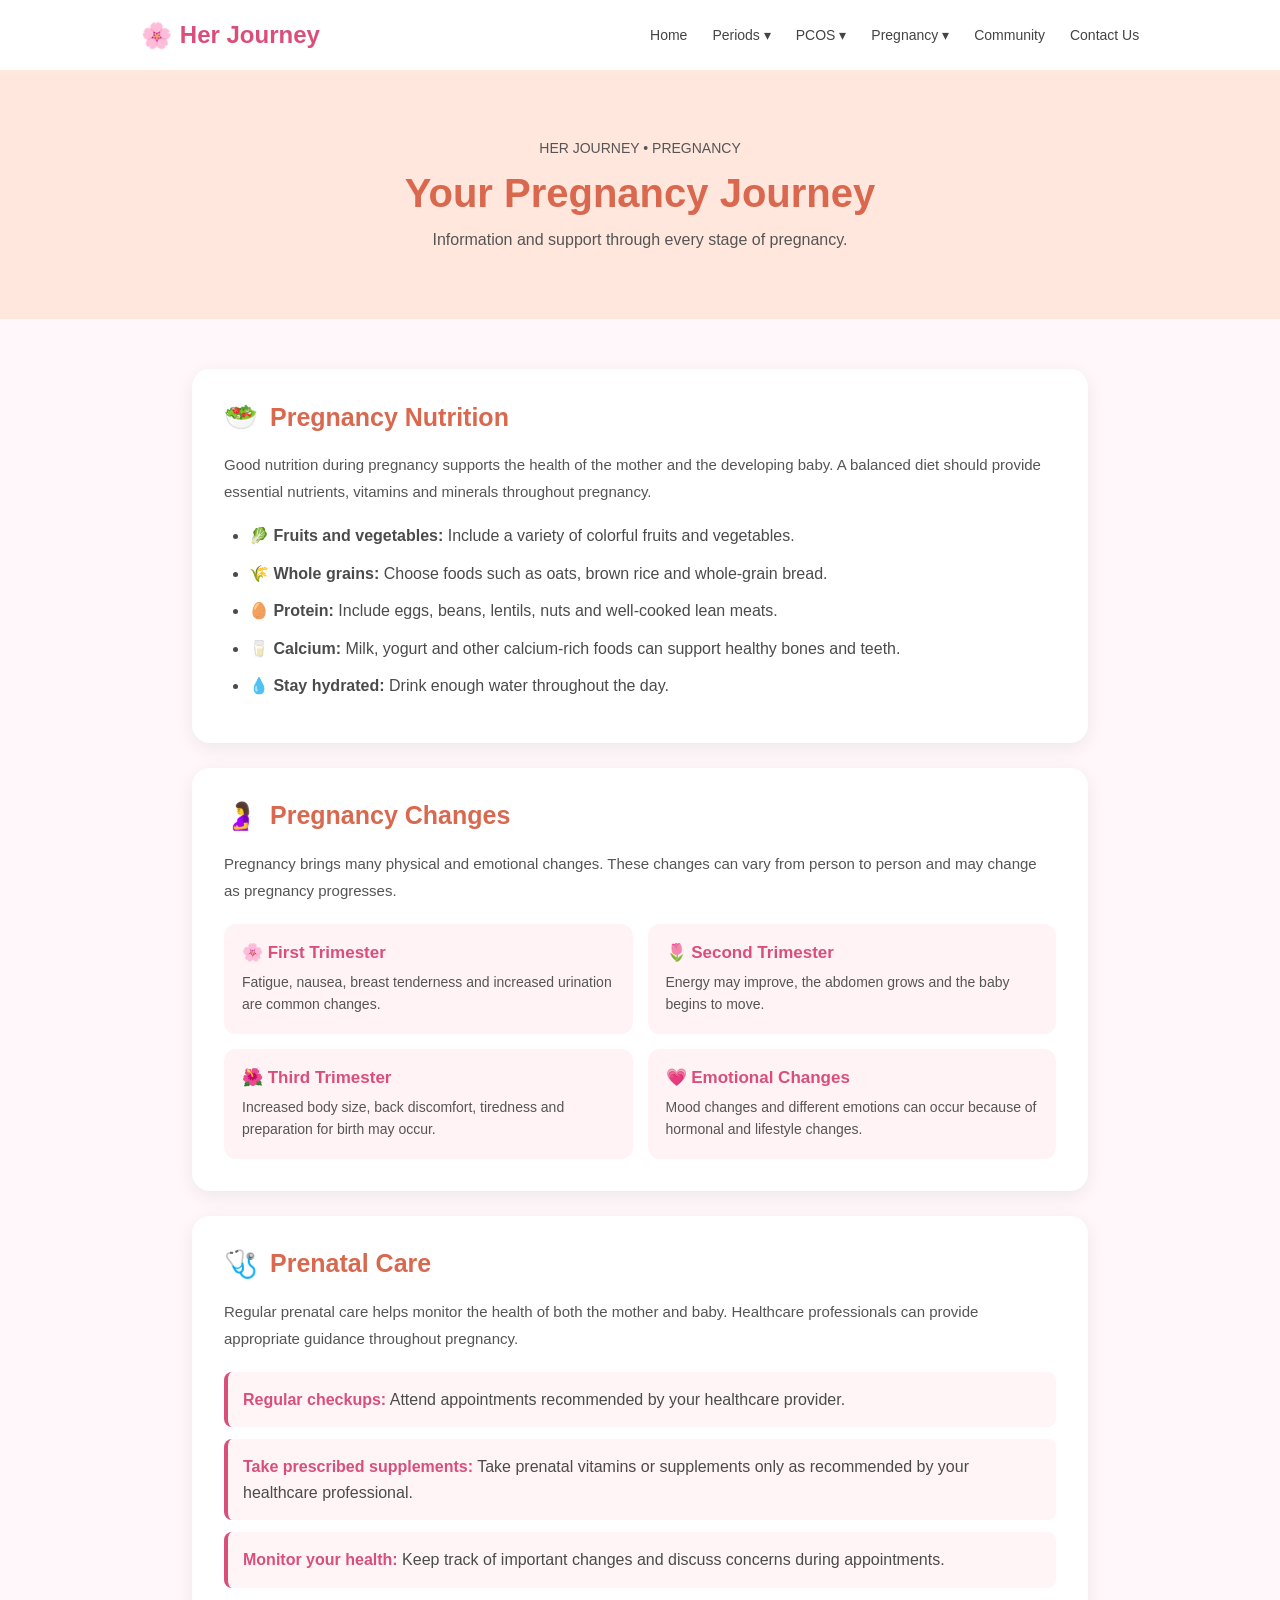
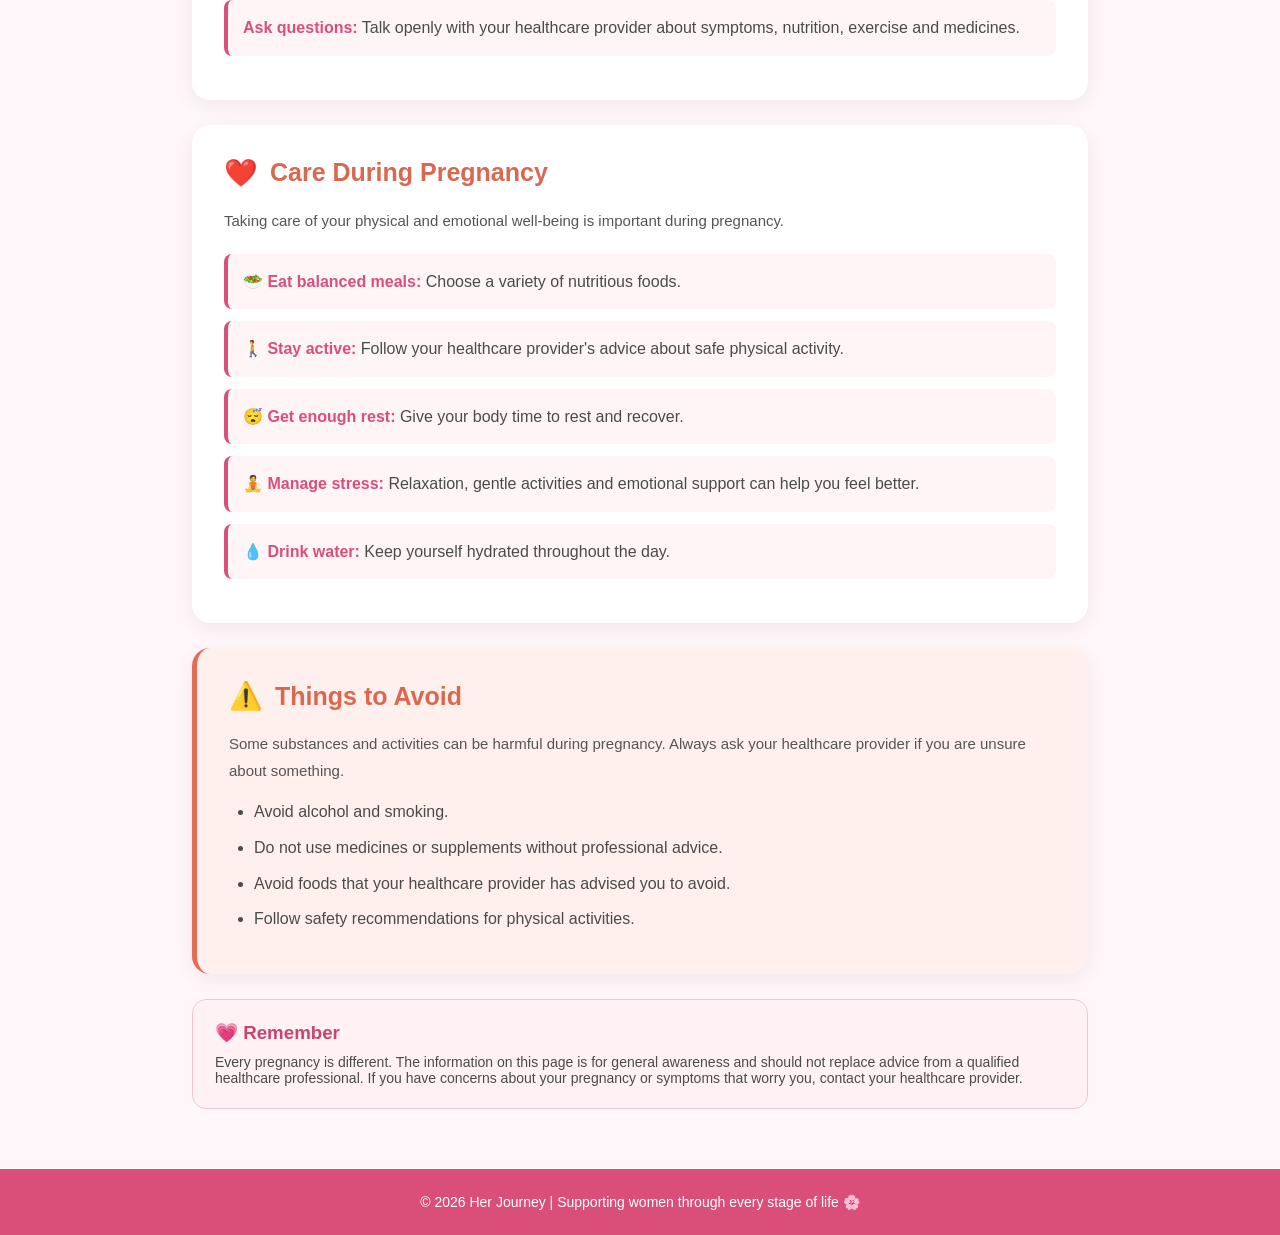
<file: her-journey-pages/her-journey/nutrition.html>
<!doctype html>
<html lang="en">
  <head>
    <meta charset="UTF-8" />
    <meta name="viewport" content="width=device-width, initial-scale=1.0" />

    <title>Her Journey - Pregnancy</title>

    <style>
      * {
        margin: 0;
        padding: 0;
        box-sizing: border-box;
        font-family: Arial, sans-serif;
      }

      body {
        background-color: #fff7fa;
        color: #4b4b4b;
      }

      /* ================= NAVBAR ================= */

      .navbar {
        height: 70px;
        background-color: white;
        display: flex;
        align-items: center;
        justify-content: space-between;
        padding: 0 11%;
        box-shadow: 0 2px 8px rgba(0, 0, 0, 0.05);
      }

      .logo {
        font-size: 24px;
        font-weight: bold;
        color: #d94f7a;
        display: flex;
        align-items: center;
        gap: 8px;
      }

      .logo span {
        font-size: 25px;
      }

      .nav-links {
        display: flex;
        gap: 25px;
        list-style: none;
      }

      .nav-links a {
        text-decoration: none;
        color: #444;
        font-size: 14px;
        transition: 0.3s;
      }

      .nav-links a:hover {
        color: #d94f7a;
      }

      /* ================= HERO ================= */

      .hero {
        background-color: #ffe7dd;
        text-align: center;
        padding: 70px 20px;
      }

      .hero-small {
        color: #555;
        font-size: 14px;
        margin-bottom: 15px;
        text-transform: uppercase;
      }

      .hero h1 {
        color: #d9684e;
        font-size: 40px;
        margin-bottom: 15px;
      }

      .hero p {
        font-size: 16px;
        color: #555;
      }

      /* ================= MAIN CONTENT ================= */

      .container {
        width: 70%;
        max-width: 1000px;
        margin: 50px auto;
      }

      .section-card {
        background-color: white;
        padding: 32px;
        margin-bottom: 25px;
        border-radius: 18px;
        box-shadow: 0 5px 20px rgba(0, 0, 0, 0.07);
      }

      .section-title {
        display: flex;
        align-items: center;
        gap: 12px;
        margin-bottom: 18px;
      }

      .section-title .icon {
        font-size: 27px;
      }

      .section-title h2 {
        color: #d9684e;
        font-size: 25px;
      }

      .section-card p {
        line-height: 1.8;
        font-size: 15px;
        color: #555;
      }

      /* ================= NUTRITION ================= */

      .nutrition-list {
        margin-top: 18px;
        padding-left: 25px;
      }

      .nutrition-list li {
        margin-bottom: 12px;
        line-height: 1.6;
      }

      /* ================= CHANGES ================= */

      .changes-grid {
        display: grid;
        grid-template-columns: repeat(2, 1fr);
        gap: 15px;
        margin-top: 20px;
      }

      .change-box {
        background-color: #fff3f5;
        padding: 18px;
        border-radius: 12px;
      }

      .change-box h3 {
        color: #d94f7a;
        margin-bottom: 8px;
        font-size: 17px;
      }

      .change-box p {
        font-size: 14px;
        line-height: 1.6;
      }

      /* ================= CARE SECTION ================= */

      .care-list {
        list-style: none;
        margin-top: 20px;
      }

      .care-list li {
        padding: 15px;
        margin-bottom: 12px;
        background-color: #fff5f7;
        border-left: 4px solid #d94f7a;
        border-radius: 8px;
        line-height: 1.6;
      }

      .care-list li strong {
        color: #d94f7a;
      }

      /* ================= AVOID ================= */

      .avoid {
        background-color: #fff0ed;
        border-left: 5px solid #e56b52;
      }

      .avoid ul {
        margin-top: 15px;
        padding-left: 25px;
      }

      .avoid li {
        margin-bottom: 10px;
        line-height: 1.6;
      }

      /* ================= IMPORTANT NOTE ================= */

      .note {
        background-color: #fff1f4;
        border: 1px solid #f3c5d0;
        padding: 22px;
        border-radius: 14px;
        margin-top: 20px;
      }

      .note h3 {
        color: #c9436d;
        margin-bottom: 10px;
      }

      .note p {
        font-size: 14px;
      }

      /* ================= FOOTER ================= */

      footer {
        background-color: #d94f7a;
        color: white;
        text-align: center;
        padding: 25px;
        margin-top: 60px;
      }

      footer p {
        font-size: 14px;
      }

      /* ================= RESPONSIVE ================= */

      @media (max-width: 768px) {
        .navbar {
          padding: 0 20px;
        }

        .nav-links {
          gap: 12px;
        }

        .nav-links a {
          font-size: 12px;
        }

        .hero h1 {
          font-size: 30px;
        }

        .container {
          width: 90%;
        }

        .changes-grid {
          grid-template-columns: 1fr;
        }

        .section-card {
          padding: 22px;
        }
      }

      @media (max-width: 500px) {
        .navbar {
          height: auto;
          padding: 15px;
          flex-direction: column;
          gap: 15px;
        }

        .nav-links {
          flex-wrap: wrap;
          justify-content: center;
        }

        .hero {
          padding: 50px 15px;
        }

        .hero h1 {
          font-size: 27px;
        }

        .section-title h2 {
          font-size: 21px;
        }
      }
    </style>
  </head>

  <body>
    <!-- ================= NAVBAR ================= -->

    <nav class="navbar">
      <div class="logo">
        <span>🌸</span>
        Her Journey
      </div>

      <ul class="nav-links">
        <li><a href="index.html">Home</a></li>
        <li><a href="periods.html">Periods ▾</a></li>
        <li><a href="pcos.html">PCOS ▾</a></li>
        <li><a href="pregnancy.html">Pregnancy ▾</a></li>
        <li><a href="community.html">Community</a></li>
        <li><a href="contact.html">Contact Us</a></li>
      </ul>
    </nav>

    <!-- ================= HERO ================= -->

    <section class="hero">
      <div class="hero-small">HER JOURNEY • PREGNANCY</div>

      <h1>Your Pregnancy Journey</h1>

      <p>Information and support through every stage of pregnancy.</p>
    </section>

    <!-- ================= CONTENT ================= -->

    <main class="container">
      <!-- Pregnancy Nutrition -->

      <section class="section-card">
        <div class="section-title">
          <div class="icon">🥗</div>
          <h2>Pregnancy Nutrition</h2>
        </div>

        <p>
          Good nutrition during pregnancy supports the health of the mother and
          the developing baby. A balanced diet should provide essential
          nutrients, vitamins and minerals throughout pregnancy.
        </p>

        <ul class="nutrition-list">
          <li>
            <strong>🥬 Fruits and vegetables:</strong>
            Include a variety of colorful fruits and vegetables.
          </li>

          <li>
            <strong>🌾 Whole grains:</strong>
            Choose foods such as oats, brown rice and whole-grain bread.
          </li>

          <li>
            <strong>🥚 Protein:</strong>
            Include eggs, beans, lentils, nuts and well-cooked lean meats.
          </li>

          <li>
            <strong>🥛 Calcium:</strong>
            Milk, yogurt and other calcium-rich foods can support healthy bones
            and teeth.
          </li>

          <li>
            <strong>💧 Stay hydrated:</strong>
            Drink enough water throughout the day.
          </li>
        </ul>
      </section>

      <!-- Pregnancy Changes -->

      <section class="section-card">
        <div class="section-title">
          <div class="icon">🤰</div>
          <h2>Pregnancy Changes</h2>
        </div>

        <p>
          Pregnancy brings many physical and emotional changes. These changes
          can vary from person to person and may change as pregnancy progresses.
        </p>

        <div class="changes-grid">
          <div class="change-box">
            <h3>🌸 First Trimester</h3>
            <p>
              Fatigue, nausea, breast tenderness and increased urination are
              common changes.
            </p>
          </div>

          <div class="change-box">
            <h3>🌷 Second Trimester</h3>
            <p>
              Energy may improve, the abdomen grows and the baby begins to move.
            </p>
          </div>

          <div class="change-box">
            <h3>🌺 Third Trimester</h3>
            <p>
              Increased body size, back discomfort, tiredness and preparation
              for birth may occur.
            </p>
          </div>

          <div class="change-box">
            <h3>💗 Emotional Changes</h3>
            <p>
              Mood changes and different emotions can occur because of hormonal
              and lifestyle changes.
            </p>
          </div>
        </div>
      </section>

      <!-- Prenatal Care -->

      <section class="section-card">
        <div class="section-title">
          <div class="icon">🩺</div>
          <h2>Prenatal Care</h2>
        </div>

        <p>
          Regular prenatal care helps monitor the health of both the mother and
          baby. Healthcare professionals can provide appropriate guidance
          throughout pregnancy.
        </p>

        <ul class="care-list">
          <li>
            <strong>Regular checkups:</strong>
            Attend appointments recommended by your healthcare provider.
          </li>

          <li>
            <strong>Take prescribed supplements:</strong>
            Take prenatal vitamins or supplements only as recommended by your
            healthcare professional.
          </li>

          <li>
            <strong>Monitor your health:</strong>
            Keep track of important changes and discuss concerns during
            appointments.
          </li>

          <li>
            <strong>Ask questions:</strong>
            Talk openly with your healthcare provider about symptoms, nutrition,
            exercise and medicines.
          </li>
        </ul>
      </section>

      <!-- Care During Pregnancy -->

      <section class="section-card">
        <div class="section-title">
          <div class="icon">❤️</div>
          <h2>Care During Pregnancy</h2>
        </div>

        <p>
          Taking care of your physical and emotional well-being is important
          during pregnancy.
        </p>

        <ul class="care-list">
          <li>
            <strong>🥗 Eat balanced meals:</strong>
            Choose a variety of nutritious foods.
          </li>

          <li>
            <strong>🚶 Stay active:</strong>
            Follow your healthcare provider's advice about safe physical
            activity.
          </li>

          <li>
            <strong>😴 Get enough rest:</strong>
            Give your body time to rest and recover.
          </li>

          <li>
            <strong>🧘 Manage stress:</strong>
            Relaxation, gentle activities and emotional support can help you
            feel better.
          </li>

          <li>
            <strong>💧 Drink water:</strong>
            Keep yourself hydrated throughout the day.
          </li>
        </ul>
      </section>

      <!-- Things to Avoid -->

      <section class="section-card avoid">
        <div class="section-title">
          <div class="icon">⚠️</div>
          <h2>Things to Avoid</h2>
        </div>

        <p>
          Some substances and activities can be harmful during pregnancy. Always
          ask your healthcare provider if you are unsure about something.
        </p>

        <ul>
          <li>Avoid alcohol and smoking.</li>
          <li>
            Do not use medicines or supplements without professional advice.
          </li>
          <li>
            Avoid foods that your healthcare provider has advised you to avoid.
          </li>
          <li>Follow safety recommendations for physical activities.</li>
        </ul>
      </section>

      <!-- Important Note -->

      <div class="note">
        <h3>💗 Remember</h3>

        <p>
          Every pregnancy is different. The information on this page is for
          general awareness and should not replace advice from a qualified
          healthcare professional. If you have concerns about your pregnancy or
          symptoms that worry you, contact your healthcare provider.
        </p>
      </div>
    </main>

    <!-- ================= FOOTER ================= -->

    <footer>
      <p>
        © 2026 Her Journey | Supporting women through every stage of life 🌸
      </p>
    </footer>
  </body>
</html>
</file>
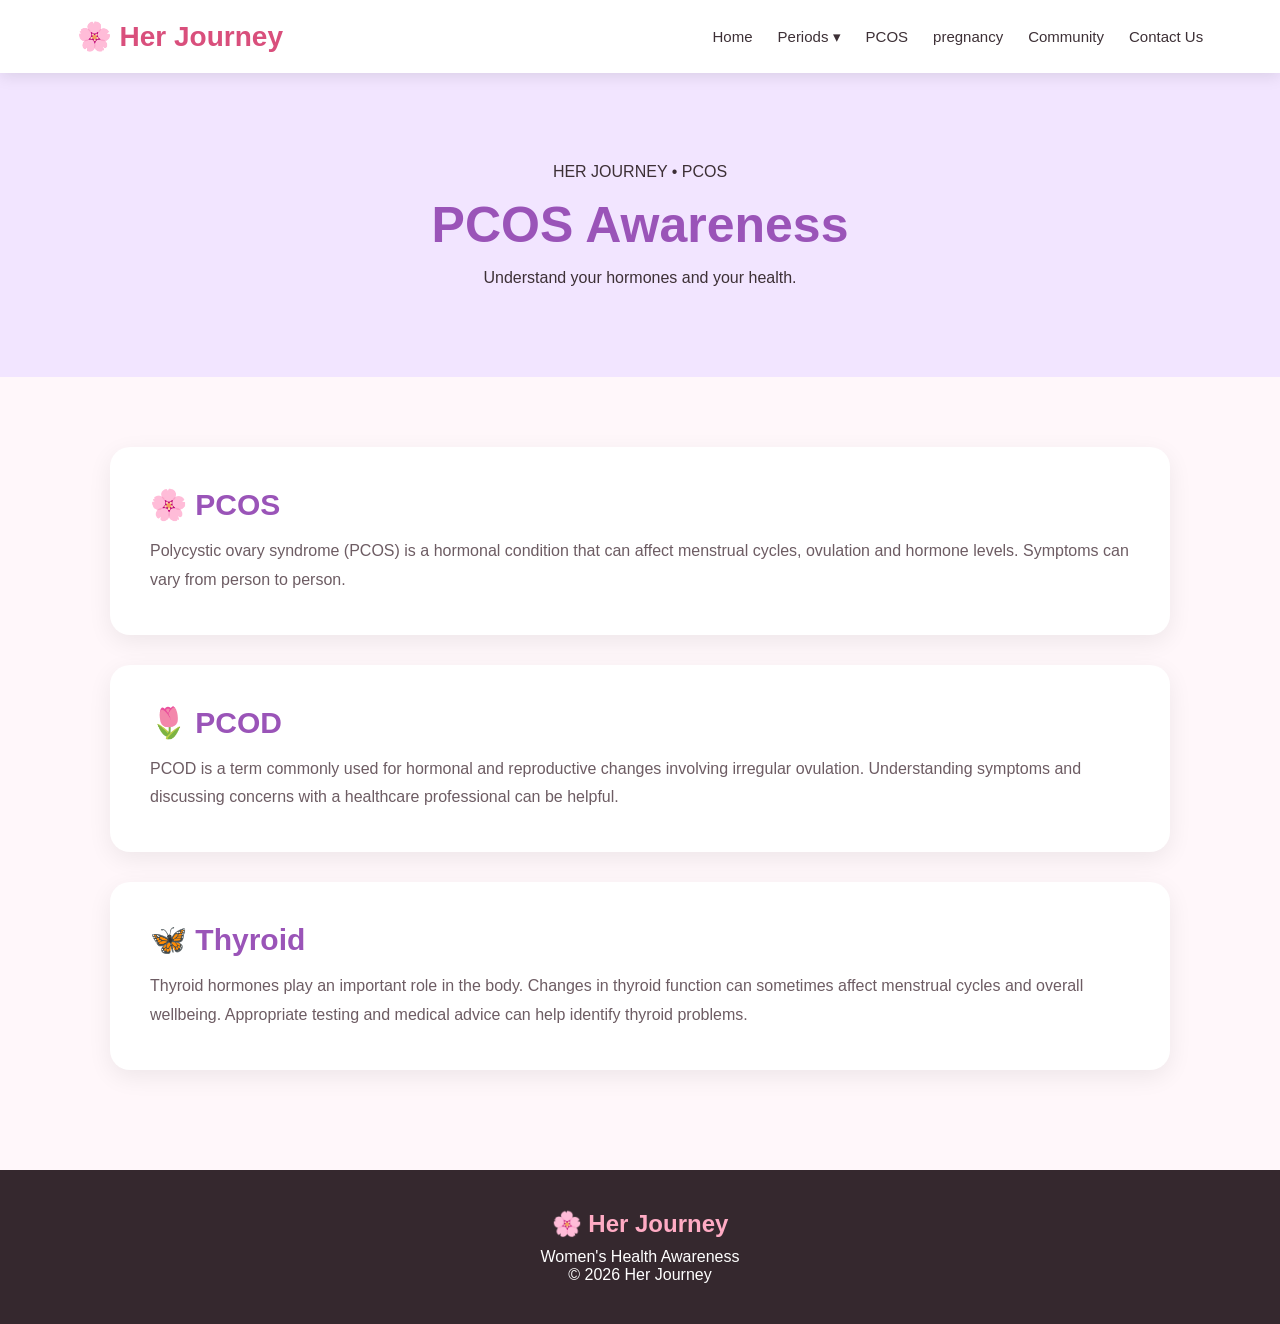
<file: her-journey-pages/her-journey/pcos.html>
<!doctype html>
<html lang="en">
  <head>
    <meta charset="UTF-8" />
    <meta name="viewport" content="width=device-width, initial-scale=1.0" />
    <title>Her Journey - PCOS</title>

    <style>
      * {
        margin: 0;
        padding: 0;
        box-sizing: border-box;
      }

      body {
        font-family: Arial, sans-serif;
        background: #fff7fa;
        color: #3d3036;
      }

      header {
        background: white;
        padding: 20px 6%;
        display: flex;
        justify-content: space-between;
        align-items: center;
        box-shadow: 0 3px 15px rgba(0, 0, 0, 0.1);
        position: sticky;
        top: 0;
        z-index: 1000;
      }

      .logo {
        font-size: 28px;
        font-weight: bold;
        color: #d94f7c;
      }

      nav {
        display: flex;
        align-items: center;
        gap: 25px;
      }

      nav a {
        text-decoration: none;
        color: #3d3036;
        font-size: 15px;
      }

      nav a:hover {
        color: #d94f7c;
      }

      .dropdown {
        position: relative;
      }

      .dropdown-content {
        display: none;
        position: absolute;
        top: 25px;
        left: 0;
        min-width: 190px;
        background: white;
        box-shadow: 0 8px 20px rgba(0, 0, 0, 0.15);
        border-radius: 10px;
        overflow: hidden;
      }

      .dropdown-content a {
        display: block;
        padding: 13px 18px;
      }

      .dropdown-content a:hover {
        background: #fff0f4;
      }

      .dropdown:hover .dropdown-content {
        display: block;
      }

      .banner {
        padding: 90px 20px;
        text-align: center;
        background: #f2e5ff;
      }

      .banner h1 {
        font-size: 50px;
        color: #9a54b8;
        margin: 15px;
      }

      .content {
        max-width: 1100px;
        margin: auto;
        padding: 70px 20px;
      }

      .section {
        background: white;
        padding: 40px;
        margin-bottom: 30px;
        border-radius: 20px;
        box-shadow: 0 7px 25px rgba(0, 0, 0, 0.07);
      }

      .section h2 {
        color: #9a54b8;
        font-size: 30px;
        margin-bottom: 15px;
      }

      .section p {
        line-height: 1.8;
        color: #6d5c63;
      }

      footer {
        background: #35282e;
        color: white;
        text-align: center;
        padding: 40px;
      }

      footer h2 {
        color: #ffabc4;
        margin-bottom: 10px;
      }

      @media (max-width: 900px) {
        header {
          flex-direction: column;
          gap: 20px;
        }

        nav {
          flex-wrap: wrap;
          justify-content: center;
        }
      }

      @media (max-width: 600px) {
        .banner h1 {
          font-size: 38px;
        }

        .section {
          padding: 25px;
        }
      }
    </style>
  </head>

  <body>
    <header>
      <div class="logo">🌸 Her Journey</div>

      <nav>
        <a href="index.html">Home</a>
        <div class="dropdown">
          <a href="#" onclick="return false;">Periods ▾</a>
          <div class="dropdown-content">
            <a href="cravings.html">Cravings</a>
            <a href="hygiene.html">Hygiene</a>
            <a href="mood-swings.html">Mood Swings</a>
            <a href="Track-your-periods.html">Track Your Periods</a>
          </div>
        </div>

        <!-- <div class="dropdown">
          <a href="periods.html">Periods ▾</a>
          <div class="dropdown-content">
            <a href="periods.html#cravings">Cravings</a>
            <a href="periods.html#hygiene">Hygiene</a>
            <a href="periods.html#mood-swings">Mood Swings</a>
          </div>
        </div> -->

        <!-- <div class="dropdown"> -->
        <!-- <a href="pcos.html">PCOS ▾</a> -->
        <!-- <a href="#" onclick="return false;">PCOD ▾</a>
          <div class="dropdown-content">
            <a href="#pcod">PCOD</a>
            <a href="#thyroid">Thyroid</a>
          </div>
        </div>

        <div class="dropdown">
          <a href="pregnancy.html">Pregnancy ▾</a>
          <div class="dropdown-content">
            <a href="pregnancy.html#nutrition">Pregnancy Nutrition</a>
            <a href="pregnancy.html#prenatal">Prenatal Care</a>
            <a href="pregnancy.html#changes">Pregnancy Changes</a>
          </div>
        </div> -->
        <a href="pcos.html">PCOS</a>

        <a href="pregnancy.html">pregnancy</a>

        <a href="community.html">Community</a>

        <a href="contact.html">Contact Us</a>
      </nav>
    </header>

    <section class="banner">
      <p>HER JOURNEY • PCOS</p>

      <h1>PCOS Awareness</h1>

      <p>Understand your hormones and your health.</p>
    </section>

    <section class="content">
      <div class="section">
        <h2>🌸 PCOS</h2>

        <p>
          Polycystic ovary syndrome (PCOS) is a hormonal condition that can
          affect menstrual cycles, ovulation and hormone levels. Symptoms can
          vary from person to person.
        </p>
      </div>

      <div class="section" id="pcod">
        <h2>🌷 PCOD</h2>

        <p>
          PCOD is a term commonly used for hormonal and reproductive changes
          involving irregular ovulation. Understanding symptoms and discussing
          concerns with a healthcare professional can be helpful.
        </p>
      </div>

      <div class="section" id="thyroid">
        <h2>🦋 Thyroid</h2>

        <p>
          Thyroid hormones play an important role in the body. Changes in
          thyroid function can sometimes affect menstrual cycles and overall
          wellbeing. Appropriate testing and medical advice can help identify
          thyroid problems.
        </p>
      </div>
    </section>

    <footer>
      <h2>🌸 Her Journey</h2>

      <p>Women's Health Awareness</p>

      <p>© 2026 Her Journey</p>
    </footer>
  </body>
</html>
</file>
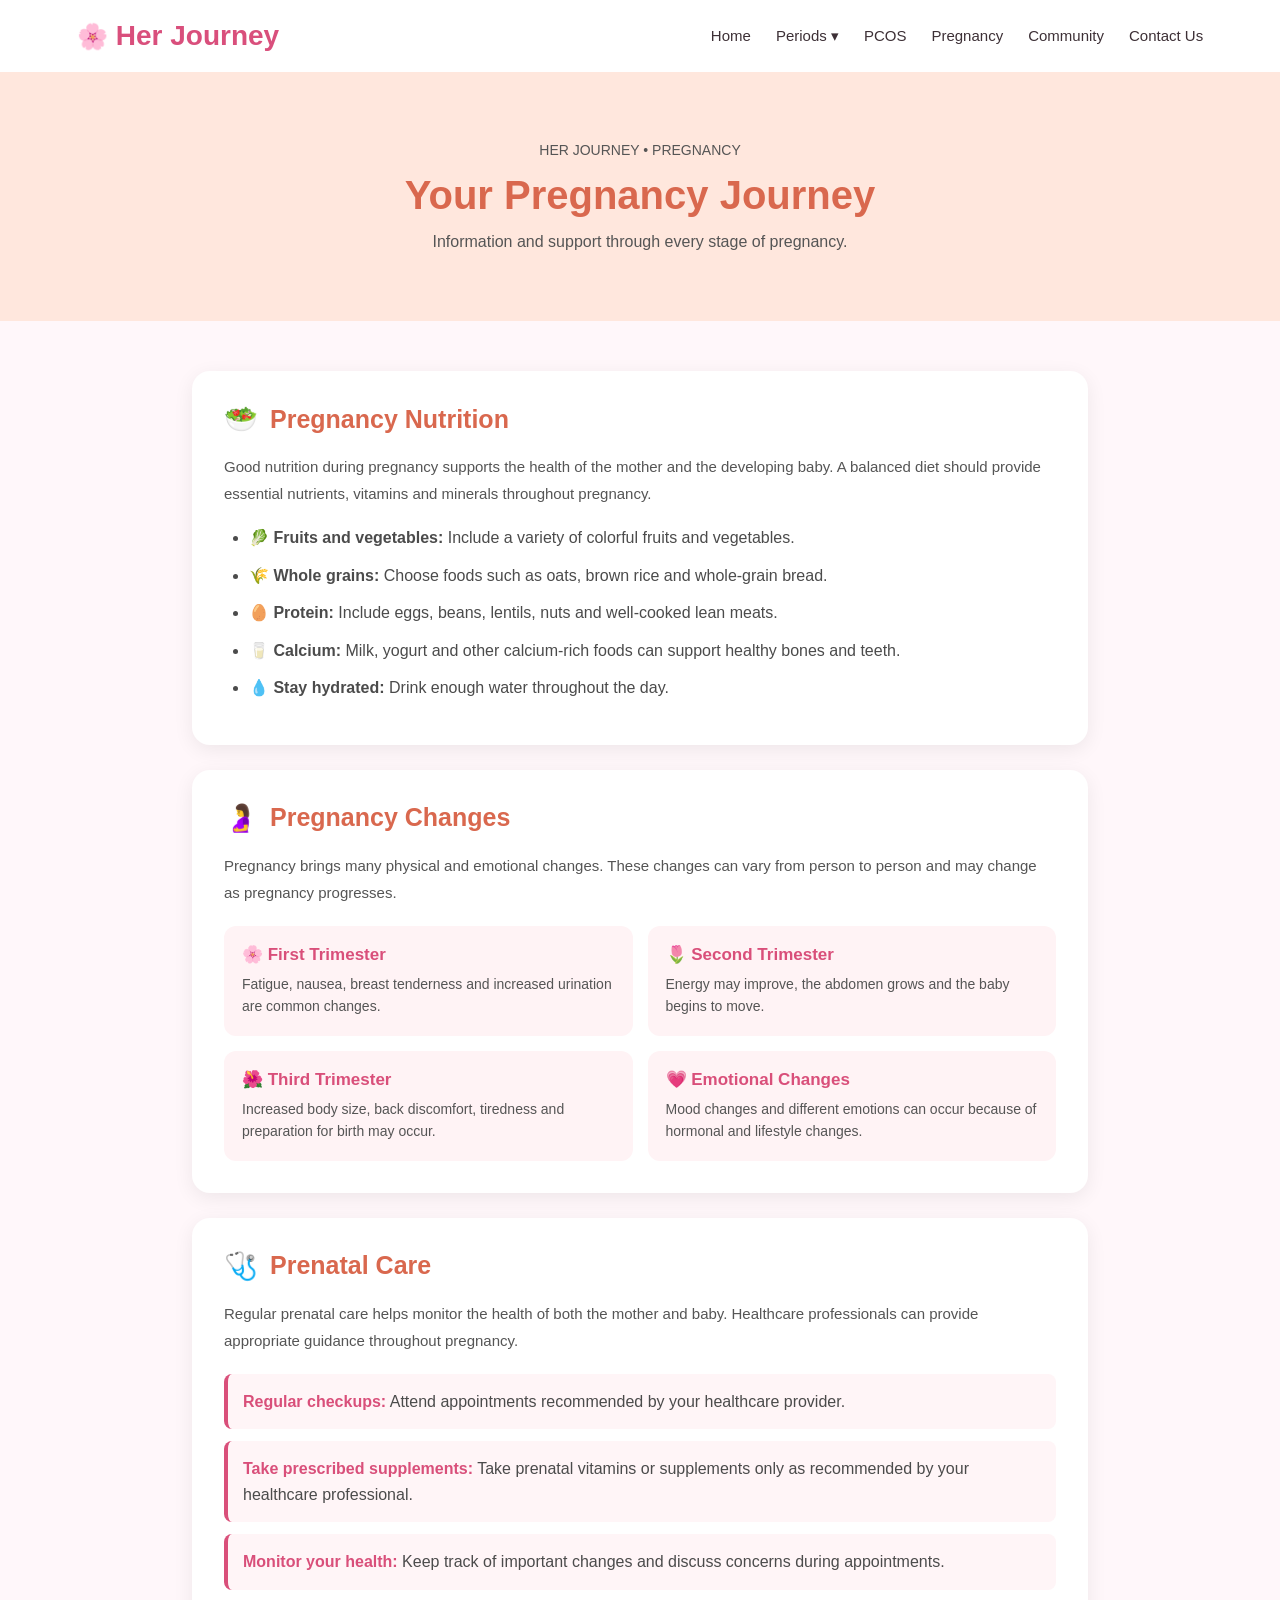
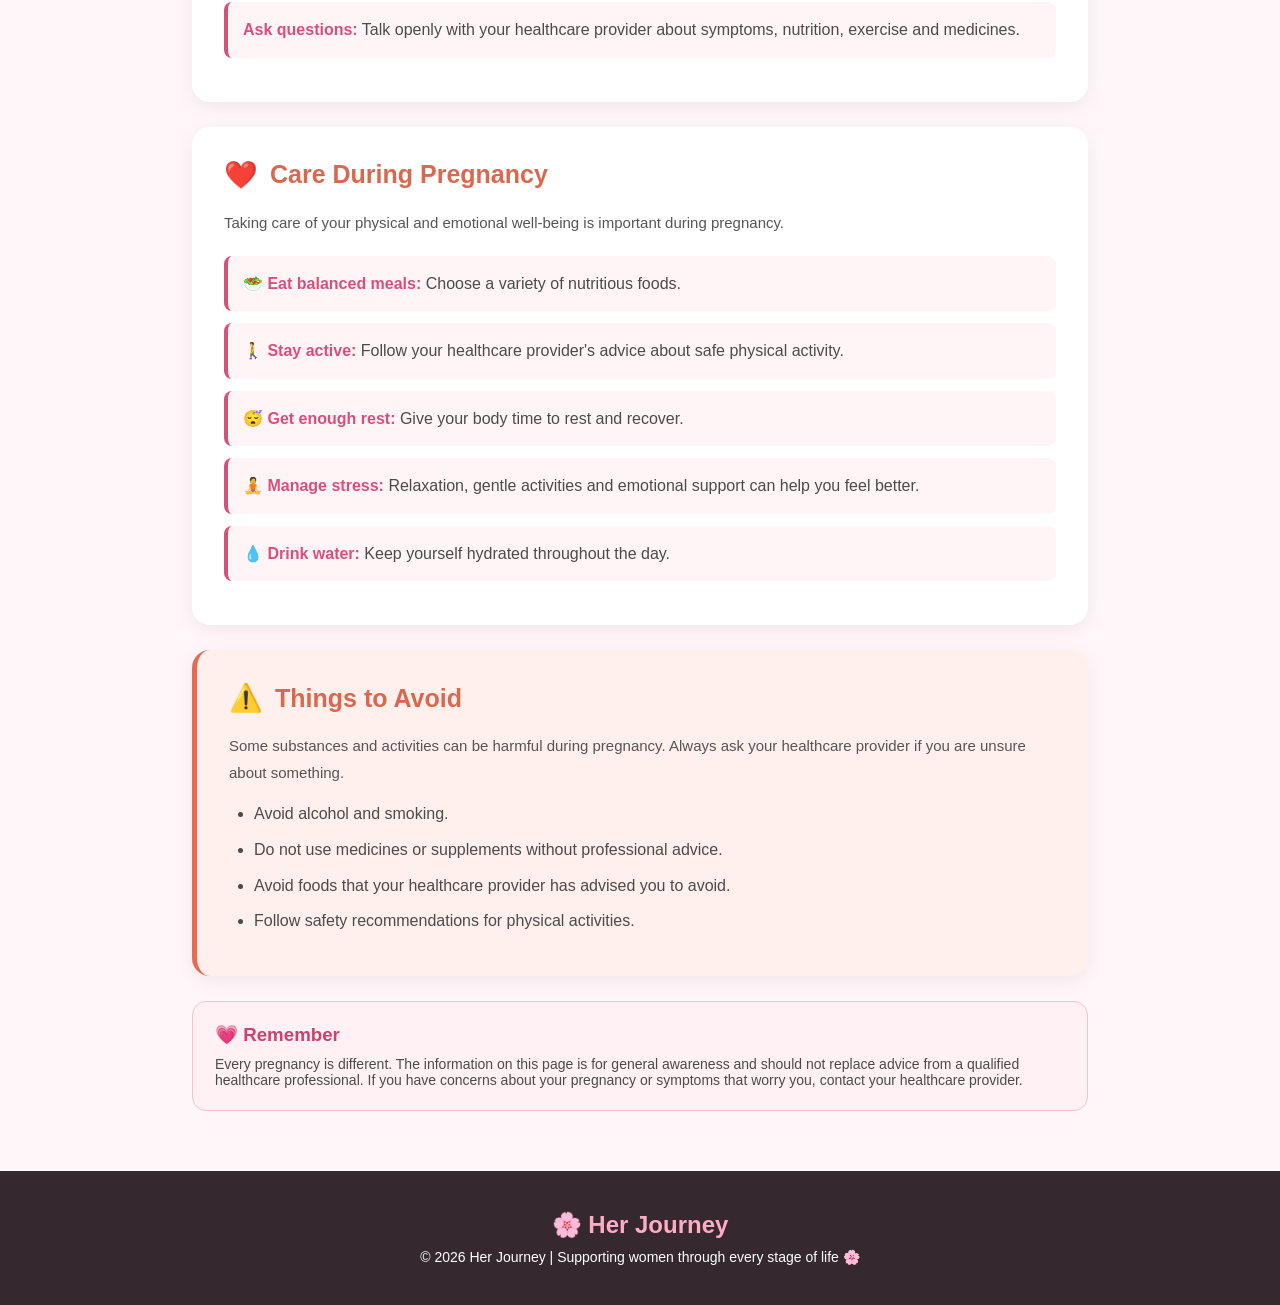
<file: her-journey-pages/her-journey/pregnancy.html>
<!doctype html>
<html lang="en">
  <head>
    <meta charset="UTF-8" />
    <meta name="viewport" content="width=device-width, initial-scale=1.0" />

    <title>Her Journey - Pregnancy</title>

    <style>
      * {
        margin: 0;
        padding: 0;
        box-sizing: border-box;
        font-family: Arial, sans-serif;
      }

      body {
        background-color: #fff7fa;
        color: #4b4b4b;
      }

      /* ================= NAVBAR ================= */

      .navbar {
        background-color: white;
        display: flex;
        align-items: center;
        justify-content: space-between;
        padding: 20px 6%;
        box-shadow: 0 3px 15px rgba(0, 0, 0, 0.1);
      }

      .logo {
        font-size: 28px;
        font-weight: bold;
        color: #d94f7c;
        display: flex;
        align-items: center;
        gap: 8px;
      }

      .logo span {
        font-size: 25px;
      }

      .nav-links {
        display: flex;
        gap: 25px;
        list-style: none;
      }

      .nav-links a {
        text-decoration: none;
        color: #3d3036;
        font-size: 15px;
        transition: 0.3s;
      }

      .nav-links a:hover {
        color: #d94f7c;
      }

      .dropdown {
        position: relative;
      }
      .dropdown > a {
        cursor: pointer;
      }
      .dropdown-content {
        display: none;
        position: absolute;
        top: 25px;
        left: 0;
        background: white;
        min-width: 190px;
        box-shadow: 0 8px 20px rgba(0, 0, 0, 0.15);
        border-radius: 10px;
        overflow: hidden;
        z-index: 100;
      }
      .dropdown-content a {
        display: block;
        padding: 13px 18px;
      }
      .dropdown-content a:hover {
        background: #fff0f4;
      }
      .dropdown:hover .dropdown-content {
        display: block;
      }

      /* ================= HERO ================= */

      .hero {
        background-color: #ffe7dd;
        text-align: center;
        padding: 70px 20px;
      }

      .hero-small {
        color: #555;
        font-size: 14px;
        margin-bottom: 15px;
        text-transform: uppercase;
      }

      .hero h1 {
        color: #d9684e;
        font-size: 40px;
        margin-bottom: 15px;
      }

      .hero p {
        font-size: 16px;
        color: #555;
      }

      /* ================= MAIN CONTENT ================= */

      .container {
        width: 70%;
        max-width: 1000px;
        margin: 50px auto;
      }

      .section-card {
        background-color: white;
        padding: 32px;
        margin-bottom: 25px;
        border-radius: 18px;
        box-shadow: 0 5px 20px rgba(0, 0, 0, 0.07);
      }

      .section-title {
        display: flex;
        align-items: center;
        gap: 12px;
        margin-bottom: 18px;
      }

      .section-title .icon {
        font-size: 27px;
      }

      .section-title h2 {
        color: #d9684e;
        font-size: 25px;
      }

      .section-card p {
        line-height: 1.8;
        font-size: 15px;
        color: #555;
      }

      /* ================= NUTRITION ================= */

      .nutrition-list {
        margin-top: 18px;
        padding-left: 25px;
      }

      .nutrition-list li {
        margin-bottom: 12px;
        line-height: 1.6;
      }

      /* ================= CHANGES ================= */

      .changes-grid {
        display: grid;
        grid-template-columns: repeat(2, 1fr);
        gap: 15px;
        margin-top: 20px;
      }

      .change-box {
        background-color: #fff3f5;
        padding: 18px;
        border-radius: 12px;
      }

      .change-box h3 {
        color: #d94f7a;
        margin-bottom: 8px;
        font-size: 17px;
      }

      .change-box p {
        font-size: 14px;
        line-height: 1.6;
      }

      /* ================= CARE SECTION ================= */

      .care-list {
        list-style: none;
        margin-top: 20px;
      }

      .care-list li {
        padding: 15px;
        margin-bottom: 12px;
        background-color: #fff5f7;
        border-left: 4px solid #d94f7a;
        border-radius: 8px;
        line-height: 1.6;
      }

      .care-list li strong {
        color: #d94f7a;
      }

      /* ================= AVOID ================= */

      .avoid {
        background-color: #fff0ed;
        border-left: 5px solid #e56b52;
      }

      .avoid ul {
        margin-top: 15px;
        padding-left: 25px;
      }

      .avoid li {
        margin-bottom: 10px;
        line-height: 1.6;
      }

      /* ================= IMPORTANT NOTE ================= */

      .note {
        background-color: #fff1f4;
        border: 1px solid #f3c5d0;
        padding: 22px;
        border-radius: 14px;
        margin-top: 20px;
      }

      .note h3 {
        color: #c9436d;
        margin-bottom: 10px;
      }

      .note p {
        font-size: 14px;
      }

      /* ================= FOOTER ================= */

      footer {
        background-color: #35282e;
        color: white;
        text-align: center;
        padding: 40px;
        margin-top: 60px;
      }

      footer h2 {
        color: #ffabc4;
        margin-bottom: 10px;
      }

      footer p {
        font-size: 14px;
      }

      /* ================= RESPONSIVE ================= */

      @media (max-width: 768px) {
        .navbar {
          padding: 0 20px;
        }

        .nav-links {
          gap: 12px;
        }

        .nav-links a {
          font-size: 12px;
        }

        .hero h1 {
          font-size: 30px;
        }

        .container {
          width: 90%;
        }

        .changes-grid {
          grid-template-columns: 1fr;
        }

        .section-card {
          padding: 22px;
        }
      }

      @media (max-width: 500px) {
        .navbar {
          height: auto;
          padding: 15px;
          flex-direction: column;
          gap: 15px;
        }

        .nav-links {
          flex-wrap: wrap;
          justify-content: center;
        }

        .hero {
          padding: 50px 15px;
        }

        .hero h1 {
          font-size: 27px;
        }

        .section-title h2 {
          font-size: 21px;
        }
      }
    </style>
  </head>

  <body>
    <!-- ================= NAVBAR ================= -->

    <nav class="navbar">
      <div class="logo">
        <span>🌸</span>
        Her Journey
      </div>

      <ul class="nav-links">
        <li><a href="index.html">Home</a></li>
        <li class="dropdown">
          <a href="#" onclick="return false;">Periods ▾</a>
          <div class="dropdown-content">
            <a href="cravings.html">Cravings</a>
            <a href="hygiene.html">Hygiene</a>
            <a href="mood-swings.html">Mood Swings</a>
            <a href="Track-your-periods.html">Track Your Periods</a>
          </div>
        </li>
        <li><a href="pcos.html">PCOS</a></li>
        <li><a href="pregnancy.html">Pregnancy</a></li>
        <li><a href="community.html">Community</a></li>
        <li><a href="contact.html">Contact Us</a></li>
      </ul>
    </nav>

    <!-- ================= HERO ================= -->

    <section class="hero">
      <div class="hero-small">HER JOURNEY • PREGNANCY</div>

      <h1>Your Pregnancy Journey</h1>

      <p>Information and support through every stage of pregnancy.</p>
    </section>

    <!-- ================= CONTENT ================= -->

    <main class="container">
      <!-- Pregnancy Nutrition -->

      <section class="section-card">
        <div class="section-title">
          <div class="icon">🥗</div>
          <h2>Pregnancy Nutrition</h2>
        </div>

        <p>
          Good nutrition during pregnancy supports the health of the mother and
          the developing baby. A balanced diet should provide essential
          nutrients, vitamins and minerals throughout pregnancy.
        </p>

        <ul class="nutrition-list">
          <li>
            <strong>🥬 Fruits and vegetables:</strong>
            Include a variety of colorful fruits and vegetables.
          </li>

          <li>
            <strong>🌾 Whole grains:</strong>
            Choose foods such as oats, brown rice and whole-grain bread.
          </li>

          <li>
            <strong>🥚 Protein:</strong>
            Include eggs, beans, lentils, nuts and well-cooked lean meats.
          </li>

          <li>
            <strong>🥛 Calcium:</strong>
            Milk, yogurt and other calcium-rich foods can support healthy bones
            and teeth.
          </li>

          <li>
            <strong>💧 Stay hydrated:</strong>
            Drink enough water throughout the day.
          </li>
        </ul>
      </section>

      <!-- Pregnancy Changes -->

      <section class="section-card">
        <div class="section-title">
          <div class="icon">🤰</div>
          <h2>Pregnancy Changes</h2>
        </div>

        <p>
          Pregnancy brings many physical and emotional changes. These changes
          can vary from person to person and may change as pregnancy progresses.
        </p>

        <div class="changes-grid">
          <div class="change-box">
            <h3>🌸 First Trimester</h3>
            <p>
              Fatigue, nausea, breast tenderness and increased urination are
              common changes.
            </p>
          </div>

          <div class="change-box">
            <h3>🌷 Second Trimester</h3>
            <p>
              Energy may improve, the abdomen grows and the baby begins to move.
            </p>
          </div>

          <div class="change-box">
            <h3>🌺 Third Trimester</h3>
            <p>
              Increased body size, back discomfort, tiredness and preparation
              for birth may occur.
            </p>
          </div>

          <div class="change-box">
            <h3>💗 Emotional Changes</h3>
            <p>
              Mood changes and different emotions can occur because of hormonal
              and lifestyle changes.
            </p>
          </div>
        </div>
      </section>

      <!-- Prenatal Care -->

      <section class="section-card">
        <div class="section-title">
          <div class="icon">🩺</div>
          <h2>Prenatal Care</h2>
        </div>

        <p>
          Regular prenatal care helps monitor the health of both the mother and
          baby. Healthcare professionals can provide appropriate guidance
          throughout pregnancy.
        </p>

        <ul class="care-list">
          <li>
            <strong>Regular checkups:</strong>
            Attend appointments recommended by your healthcare provider.
          </li>

          <li>
            <strong>Take prescribed supplements:</strong>
            Take prenatal vitamins or supplements only as recommended by your
            healthcare professional.
          </li>

          <li>
            <strong>Monitor your health:</strong>
            Keep track of important changes and discuss concerns during
            appointments.
          </li>

          <li>
            <strong>Ask questions:</strong>
            Talk openly with your healthcare provider about symptoms, nutrition,
            exercise and medicines.
          </li>
        </ul>
      </section>

      <!-- Care During Pregnancy -->

      <section class="section-card">
        <div class="section-title">
          <div class="icon">❤️</div>
          <h2>Care During Pregnancy</h2>
        </div>

        <p>
          Taking care of your physical and emotional well-being is important
          during pregnancy.
        </p>

        <ul class="care-list">
          <li>
            <strong>🥗 Eat balanced meals:</strong>
            Choose a variety of nutritious foods.
          </li>

          <li>
            <strong>🚶 Stay active:</strong>
            Follow your healthcare provider's advice about safe physical
            activity.
          </li>

          <li>
            <strong>😴 Get enough rest:</strong>
            Give your body time to rest and recover.
          </li>

          <li>
            <strong>🧘 Manage stress:</strong>
            Relaxation, gentle activities and emotional support can help you
            feel better.
          </li>

          <li>
            <strong>💧 Drink water:</strong>
            Keep yourself hydrated throughout the day.
          </li>
        </ul>
      </section>

      <!-- Things to Avoid -->

      <section class="section-card avoid">
        <div class="section-title">
          <div class="icon">⚠️</div>
          <h2>Things to Avoid</h2>
        </div>

        <p>
          Some substances and activities can be harmful during pregnancy. Always
          ask your healthcare provider if you are unsure about something.
        </p>

        <ul>
          <li>Avoid alcohol and smoking.</li>
          <li>
            Do not use medicines or supplements without professional advice.
          </li>
          <li>
            Avoid foods that your healthcare provider has advised you to avoid.
          </li>
          <li>Follow safety recommendations for physical activities.</li>
        </ul>
      </section>

      <!-- Important Note -->

      <div class="note">
        <h3>💗 Remember</h3>

        <p>
          Every pregnancy is different. The information on this page is for
          general awareness and should not replace advice from a qualified
          healthcare professional. If you have concerns about your pregnancy or
          symptoms that worry you, contact your healthcare provider.
        </p>
      </div>
    </main>

    <!-- ================= FOOTER ================= -->

    <footer>
      <h2>🌸 Her Journey</h2>
      <p>
        © 2026 Her Journey | Supporting women through every stage of life 🌸
      </p>
    </footer>
  </body>
</html>
</file>
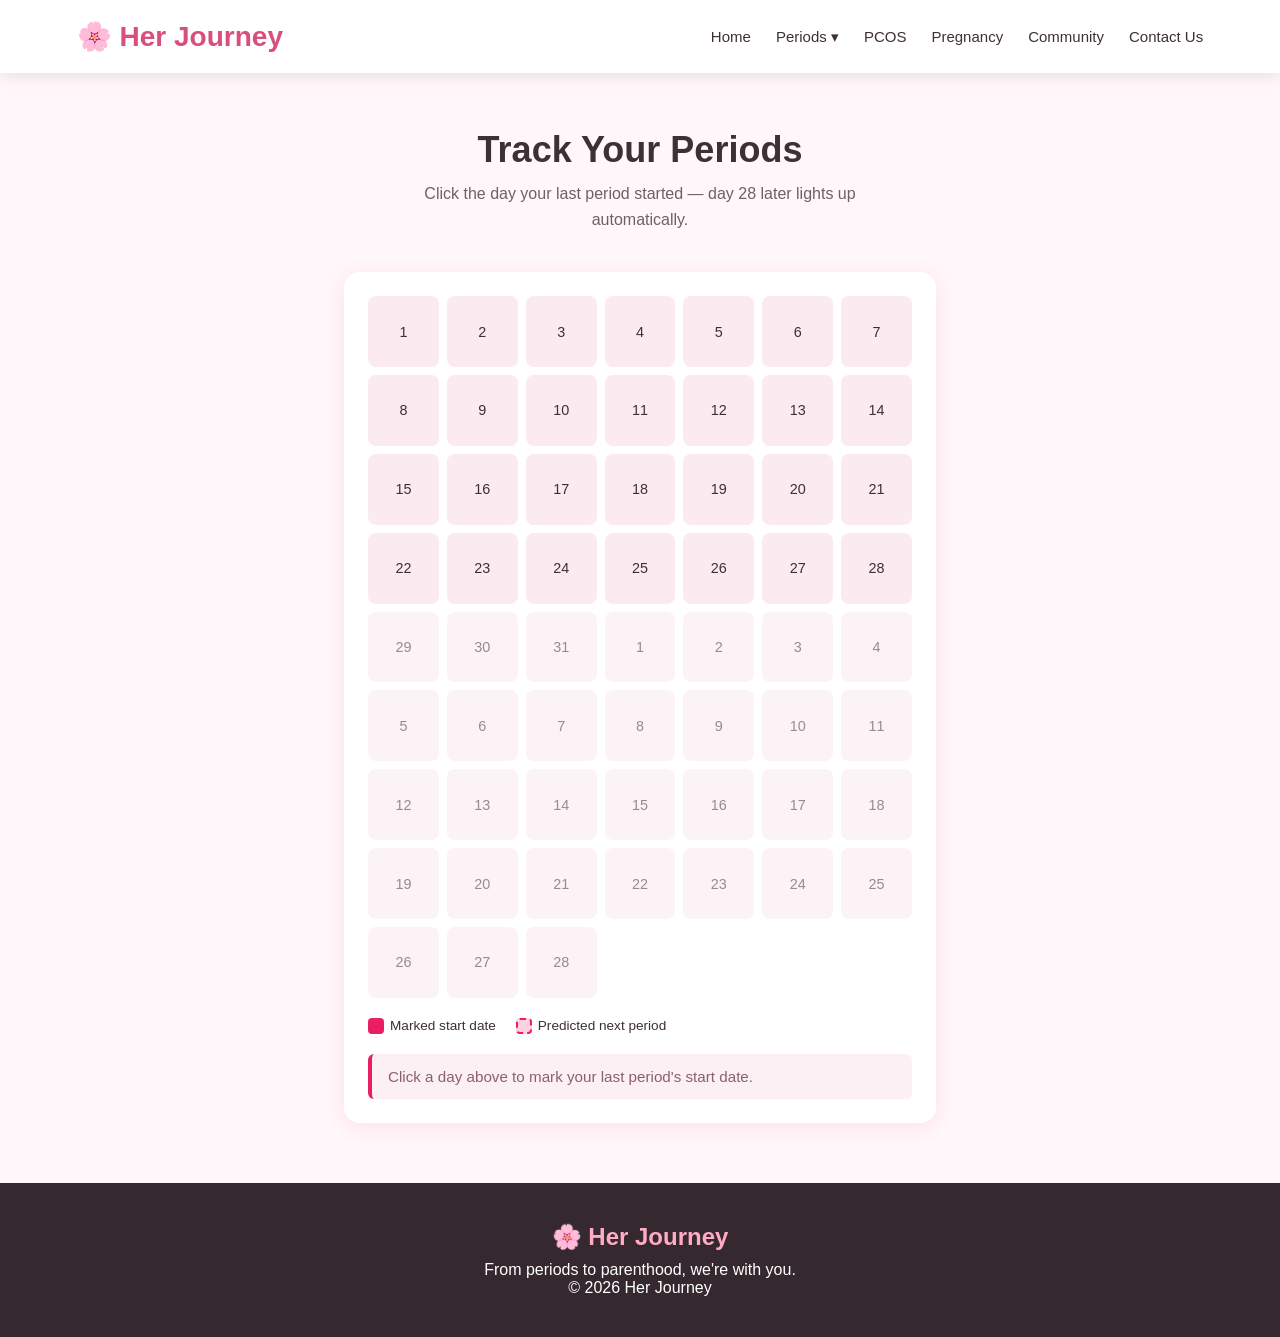
<file: her-journey-pages/her-journey/Track-your-periods.html>
<!doctype html>
<html lang="en">
  <head>
    <meta charset="UTF-8" />
    <meta name="viewport" content="width=device-width, initial-scale=1.0" />
    <title>Period Tracker - Her Journey</title>
    <style>
      * {
        margin: 0;
        padding: 0;
        box-sizing: border-box;
      }
      body {
        font-family: Arial, sans-serif;
        background: #fff7fa;
        color: #3d3036;
      }
      header.site-header {
        background: white;
        padding: 20px 6%;
        display: flex;
        justify-content: space-between;
        align-items: center;
        box-shadow: 0 3px 15px rgba(0, 0, 0, 0.1);
      }
      .logo {
        font-size: 28px;
        font-weight: bold;
        color: #d94f7c;
      }
      nav {
        display: flex;
        align-items: center;
        gap: 25px;
      }
      nav a {
        text-decoration: none;
        color: #3d3036;
        font-size: 15px;
      }
      nav a:hover {
        color: #d94f7c;
      }
      .dropdown {
        position: relative;
      }
      .dropdown > a {
        cursor: pointer;
      }
      .dropdown-content {
        display: none;
        position: absolute;
        top: 25px;
        left: 0;
        background: white;
        min-width: 190px;
        box-shadow: 0 8px 20px rgba(0, 0, 0, 0.15);
        border-radius: 10px;
        overflow: hidden;
        z-index: 100;
      }
      .dropdown-content a {
        display: block;
        padding: 13px 18px;
      }
      .dropdown-content a:hover {
        background: #fff0f4;
      }
      .dropdown:hover .dropdown-content {
        display: block;
      }
      footer {
        background: #35282e;
        color: white;
        text-align: center;
        padding: 40px;
      }
      footer h2 {
        color: #ffabc4;
        margin-bottom: 10px;
      }
      @media (max-width: 900px) {
        header.site-header {
          flex-direction: column;
          gap: 20px;
        }
        nav {
          flex-wrap: wrap;
          justify-content: center;
        }
      }

      .page-head {
        text-align: center;
        padding: 56px 24px 40px;
      }
      .page-head h1 {
        margin: 0;
        font-size: clamp(26px, 4vw, 36px);
        font-weight: 600;
        color: #3d3036;
      }
      .page-head p {
        margin: 10px auto 0;
        max-width: 480px;
        color: rgb(107, 98, 102);
        font-size: 16px;
        line-height: 1.6;
      }

      /* --- Period Tracker (CSS-only) --- */
      .tracker-wrap {
        max-width: 640px;
        margin: 0 auto 60px;
        padding: 0 24px;
      }
      .tracker-warning {
        background: #fff3cd;
        border: 1px solid #ffe08a;
        color: #6b5300;
        padding: 12px 16px;
        border-radius: 8px;
        font-size: 0.9em;
        margin-bottom: 24px;
        line-height: 1.5;
      }
      .tracker-card {
        background: #fff;
        border-radius: 16px;
        padding: 24px;
        box-shadow: 0 4px 20px rgba(233, 30, 99, 0.1);
      }
      .tracker-day-input {
        position: absolute;
        opacity: 0;
        pointer-events: none;
      }
      .tracker-calendar-grid {
        display: grid;
        grid-template-columns: repeat(7, 1fr);
        gap: 8px;
      }
      .tracker-day-cell {
        display: flex;
        align-items: center;
        justify-content: center;
        aspect-ratio: 1;
        background: #fbeaf0;
        border-radius: 8px;
        cursor: pointer;
        font-size: 0.9em;
        transition:
          background 0.15s,
          transform 0.1s;
        user-select: none;
      }
      .tracker-day-cell:hover {
        background: #f8c9d8;
      }
      .tracker-day-cell-static {
        cursor: default;
        opacity: 0.55;
      }
      .tracker-legend {
        display: flex;
        gap: 20px;
        margin-top: 20px;
        font-size: 0.85em;
        flex-wrap: wrap;
      }
      .tracker-legend-item {
        display: flex;
        align-items: center;
        gap: 6px;
      }
      .tracker-swatch {
        width: 16px;
        height: 16px;
        border-radius: 4px;
        display: inline-block;
      }
      .tracker-swatch.marked {
        background: #e91e63;
      }
      .tracker-swatch.predicted {
        background: #ffd1e3;
        border: 2px dashed #e91e63;
      }
      .tracker-predicted-note {
        margin-top: 20px;
        padding: 14px 16px;
        background: #fdf0f4;
        border-left: 4px solid #e91e63;
        border-radius: 6px;
        font-size: 0.95em;
        min-height: 20px;
      }
      .tracker-predicted-note::after {
        content: "Click a day above to mark your last period's start date.";
        color: #8a6070;
      }

      /* --- CSS-only prediction logic: one rule per day --- */
      #tracker-day1:checked ~ .tracker-calendar-grid #tracker-cell1 {
        background: #e91e63;
        color: #fff;
        font-weight: 700;
      }
      #tracker-day1:checked ~ .tracker-calendar-grid #tracker-cell29 {
        background: #ffd1e3;
        border: 2px dashed #e91e63;
        color: #c2185b;
        font-weight: 700;
      }
      #tracker-day1:checked ~ .tracker-predicted-note::after {
        content: "Predicted next period: Day 29 (28 days after Day 1)";
      }
      #tracker-day2:checked ~ .tracker-calendar-grid #tracker-cell2 {
        background: #e91e63;
        color: #fff;
        font-weight: 700;
      }
      #tracker-day2:checked ~ .tracker-calendar-grid #tracker-cell30 {
        background: #ffd1e3;
        border: 2px dashed #e91e63;
        color: #c2185b;
        font-weight: 700;
      }
      #tracker-day2:checked ~ .tracker-predicted-note::after {
        content: "Predicted next period: Day 30 (28 days after Day 2)";
      }
      #tracker-day3:checked ~ .tracker-calendar-grid #tracker-cell3 {
        background: #e91e63;
        color: #fff;
        font-weight: 700;
      }
      #tracker-day3:checked ~ .tracker-calendar-grid #tracker-cell31 {
        background: #ffd1e3;
        border: 2px dashed #e91e63;
        color: #c2185b;
        font-weight: 700;
      }
      #tracker-day3:checked ~ .tracker-predicted-note::after {
        content: "Predicted next period: Day 31 (28 days after Day 3)";
      }
      #tracker-day4:checked ~ .tracker-calendar-grid #tracker-cell4 {
        background: #e91e63;
        color: #fff;
        font-weight: 700;
      }
      #tracker-day4:checked ~ .tracker-calendar-grid #tracker-cell32 {
        background: #ffd1e3;
        border: 2px dashed #e91e63;
        color: #c2185b;
        font-weight: 700;
      }
      #tracker-day4:checked ~ .tracker-predicted-note::after {
        content: "Predicted next period: Day 32 (28 days after Day 4)";
      }
      #tracker-day5:checked ~ .tracker-calendar-grid #tracker-cell5 {
        background: #e91e63;
        color: #fff;
        font-weight: 700;
      }
      #tracker-day5:checked ~ .tracker-calendar-grid #tracker-cell33 {
        background: #ffd1e3;
        border: 2px dashed #e91e63;
        color: #c2185b;
        font-weight: 700;
      }
      #tracker-day5:checked ~ .tracker-predicted-note::after {
        content: "Predicted next period: Day 33 (28 days after Day 5)";
      }
      #tracker-day6:checked ~ .tracker-calendar-grid #tracker-cell6 {
        background: #e91e63;
        color: #fff;
        font-weight: 700;
      }
      #tracker-day6:checked ~ .tracker-calendar-grid #tracker-cell34 {
        background: #ffd1e3;
        border: 2px dashed #e91e63;
        color: #c2185b;
        font-weight: 700;
      }
      #tracker-day6:checked ~ .tracker-predicted-note::after {
        content: "Predicted next period: Day 34 (28 days after Day 6)";
      }
      #tracker-day7:checked ~ .tracker-calendar-grid #tracker-cell7 {
        background: #e91e63;
        color: #fff;
        font-weight: 700;
      }
      #tracker-day7:checked ~ .tracker-calendar-grid #tracker-cell35 {
        background: #ffd1e3;
        border: 2px dashed #e91e63;
        color: #c2185b;
        font-weight: 700;
      }
      #tracker-day7:checked ~ .tracker-predicted-note::after {
        content: "Predicted next period: Day 35 (28 days after Day 7)";
      }
      #tracker-day8:checked ~ .tracker-calendar-grid #tracker-cell8 {
        background: #e91e63;
        color: #fff;
        font-weight: 700;
      }
      #tracker-day8:checked ~ .tracker-calendar-grid #tracker-cell36 {
        background: #ffd1e3;
        border: 2px dashed #e91e63;
        color: #c2185b;
        font-weight: 700;
      }
      #tracker-day8:checked ~ .tracker-predicted-note::after {
        content: "Predicted next period: Day 36 (28 days after Day 8)";
      }
      #tracker-day9:checked ~ .tracker-calendar-grid #tracker-cell9 {
        background: #e91e63;
        color: #fff;
        font-weight: 700;
      }
      #tracker-day9:checked ~ .tracker-calendar-grid #tracker-cell37 {
        background: #ffd1e3;
        border: 2px dashed #e91e63;
        color: #c2185b;
        font-weight: 700;
      }
      #tracker-day9:checked ~ .tracker-predicted-note::after {
        content: "Predicted next period: Day 37 (28 days after Day 9)";
      }
      #tracker-day10:checked ~ .tracker-calendar-grid #tracker-cell10 {
        background: #e91e63;
        color: #fff;
        font-weight: 700;
      }
      #tracker-day10:checked ~ .tracker-calendar-grid #tracker-cell38 {
        background: #ffd1e3;
        border: 2px dashed #e91e63;
        color: #c2185b;
        font-weight: 700;
      }
      #tracker-day10:checked ~ .tracker-predicted-note::after {
        content: "Predicted next period: Day 38 (28 days after Day 10)";
      }
      #tracker-day11:checked ~ .tracker-calendar-grid #tracker-cell11 {
        background: #e91e63;
        color: #fff;
        font-weight: 700;
      }
      #tracker-day11:checked ~ .tracker-calendar-grid #tracker-cell39 {
        background: #ffd1e3;
        border: 2px dashed #e91e63;
        color: #c2185b;
        font-weight: 700;
      }
      #tracker-day11:checked ~ .tracker-predicted-note::after {
        content: "Predicted next period: Day 39 (28 days after Day 11)";
      }
      #tracker-day12:checked ~ .tracker-calendar-grid #tracker-cell12 {
        background: #e91e63;
        color: #fff;
        font-weight: 700;
      }
      #tracker-day12:checked ~ .tracker-calendar-grid #tracker-cell40 {
        background: #ffd1e3;
        border: 2px dashed #e91e63;
        color: #c2185b;
        font-weight: 700;
      }
      #tracker-day12:checked ~ .tracker-predicted-note::after {
        content: "Predicted next period: Day 40 (28 days after Day 12)";
      }
      #tracker-day13:checked ~ .tracker-calendar-grid #tracker-cell13 {
        background: #e91e63;
        color: #fff;
        font-weight: 700;
      }
      #tracker-day13:checked ~ .tracker-calendar-grid #tracker-cell41 {
        background: #ffd1e3;
        border: 2px dashed #e91e63;
        color: #c2185b;
        font-weight: 700;
      }
      #tracker-day13:checked ~ .tracker-predicted-note::after {
        content: "Predicted next period: Day 41 (28 days after Day 13)";
      }
      #tracker-day14:checked ~ .tracker-calendar-grid #tracker-cell14 {
        background: #e91e63;
        color: #fff;
        font-weight: 700;
      }
      #tracker-day14:checked ~ .tracker-calendar-grid #tracker-cell42 {
        background: #ffd1e3;
        border: 2px dashed #e91e63;
        color: #c2185b;
        font-weight: 700;
      }
      #tracker-day14:checked ~ .tracker-predicted-note::after {
        content: "Predicted next period: Day 42 (28 days after Day 14)";
      }
      #tracker-day15:checked ~ .tracker-calendar-grid #tracker-cell15 {
        background: #e91e63;
        color: #fff;
        font-weight: 700;
      }
      #tracker-day15:checked ~ .tracker-calendar-grid #tracker-cell43 {
        background: #ffd1e3;
        border: 2px dashed #e91e63;
        color: #c2185b;
        font-weight: 700;
      }
      #tracker-day15:checked ~ .tracker-predicted-note::after {
        content: "Predicted next period: Day 43 (28 days after Day 15)";
      }
      #tracker-day16:checked ~ .tracker-calendar-grid #tracker-cell16 {
        background: #e91e63;
        color: #fff;
        font-weight: 700;
      }
      #tracker-day16:checked ~ .tracker-calendar-grid #tracker-cell44 {
        background: #ffd1e3;
        border: 2px dashed #e91e63;
        color: #c2185b;
        font-weight: 700;
      }
      #tracker-day16:checked ~ .tracker-predicted-note::after {
        content: "Predicted next period: Day 44 (28 days after Day 16)";
      }
      #tracker-day17:checked ~ .tracker-calendar-grid #tracker-cell17 {
        background: #e91e63;
        color: #fff;
        font-weight: 700;
      }
      #tracker-day17:checked ~ .tracker-calendar-grid #tracker-cell45 {
        background: #ffd1e3;
        border: 2px dashed #e91e63;
        color: #c2185b;
        font-weight: 700;
      }
      #tracker-day17:checked ~ .tracker-predicted-note::after {
        content: "Predicted next period: Day 45 (28 days after Day 17)";
      }
      #tracker-day18:checked ~ .tracker-calendar-grid #tracker-cell18 {
        background: #e91e63;
        color: #fff;
        font-weight: 700;
      }
      #tracker-day18:checked ~ .tracker-calendar-grid #tracker-cell46 {
        background: #ffd1e3;
        border: 2px dashed #e91e63;
        color: #c2185b;
        font-weight: 700;
      }
      #tracker-day18:checked ~ .tracker-predicted-note::after {
        content: "Predicted next period: Day 46 (28 days after Day 18)";
      }
      #tracker-day19:checked ~ .tracker-calendar-grid #tracker-cell19 {
        background: #e91e63;
        color: #fff;
        font-weight: 700;
      }
      #tracker-day19:checked ~ .tracker-calendar-grid #tracker-cell47 {
        background: #ffd1e3;
        border: 2px dashed #e91e63;
        color: #c2185b;
        font-weight: 700;
      }
      #tracker-day19:checked ~ .tracker-predicted-note::after {
        content: "Predicted next period: Day 47 (28 days after Day 19)";
      }
      #tracker-day20:checked ~ .tracker-calendar-grid #tracker-cell20 {
        background: #e91e63;
        color: #fff;
        font-weight: 700;
      }
      #tracker-day20:checked ~ .tracker-calendar-grid #tracker-cell48 {
        background: #ffd1e3;
        border: 2px dashed #e91e63;
        color: #c2185b;
        font-weight: 700;
      }
      #tracker-day20:checked ~ .tracker-predicted-note::after {
        content: "Predicted next period: Day 48 (28 days after Day 20)";
      }
      #tracker-day21:checked ~ .tracker-calendar-grid #tracker-cell21 {
        background: #e91e63;
        color: #fff;
        font-weight: 700;
      }
      #tracker-day21:checked ~ .tracker-calendar-grid #tracker-cell49 {
        background: #ffd1e3;
        border: 2px dashed #e91e63;
        color: #c2185b;
        font-weight: 700;
      }
      #tracker-day21:checked ~ .tracker-predicted-note::after {
        content: "Predicted next period: Day 49 (28 days after Day 21)";
      }
      #tracker-day22:checked ~ .tracker-calendar-grid #tracker-cell22 {
        background: #e91e63;
        color: #fff;
        font-weight: 700;
      }
      #tracker-day22:checked ~ .tracker-calendar-grid #tracker-cell50 {
        background: #ffd1e3;
        border: 2px dashed #e91e63;
        color: #c2185b;
        font-weight: 700;
      }
      #tracker-day22:checked ~ .tracker-predicted-note::after {
        content: "Predicted next period: Day 50 (28 days after Day 22)";
      }
      #tracker-day23:checked ~ .tracker-calendar-grid #tracker-cell23 {
        background: #e91e63;
        color: #fff;
        font-weight: 700;
      }
      #tracker-day23:checked ~ .tracker-calendar-grid #tracker-cell51 {
        background: #ffd1e3;
        border: 2px dashed #e91e63;
        color: #c2185b;
        font-weight: 700;
      }
      #tracker-day23:checked ~ .tracker-predicted-note::after {
        content: "Predicted next period: Day 51 (28 days after Day 23)";
      }
      #tracker-day24:checked ~ .tracker-calendar-grid #tracker-cell24 {
        background: #e91e63;
        color: #fff;
        font-weight: 700;
      }
      #tracker-day24:checked ~ .tracker-calendar-grid #tracker-cell52 {
        background: #ffd1e3;
        border: 2px dashed #e91e63;
        color: #c2185b;
        font-weight: 700;
      }
      #tracker-day24:checked ~ .tracker-predicted-note::after {
        content: "Predicted next period: Day 52 (28 days after Day 24)";
      }
      #tracker-day25:checked ~ .tracker-calendar-grid #tracker-cell25 {
        background: #e91e63;
        color: #fff;
        font-weight: 700;
      }
      #tracker-day25:checked ~ .tracker-calendar-grid #tracker-cell53 {
        background: #ffd1e3;
        border: 2px dashed #e91e63;
        color: #c2185b;
        font-weight: 700;
      }
      #tracker-day25:checked ~ .tracker-predicted-note::after {
        content: "Predicted next period: Day 53 (28 days after Day 25)";
      }
      #tracker-day26:checked ~ .tracker-calendar-grid #tracker-cell26 {
        background: #e91e63;
        color: #fff;
        font-weight: 700;
      }
      #tracker-day26:checked ~ .tracker-calendar-grid #tracker-cell54 {
        background: #ffd1e3;
        border: 2px dashed #e91e63;
        color: #c2185b;
        font-weight: 700;
      }
      #tracker-day26:checked ~ .tracker-predicted-note::after {
        content: "Predicted next period: Day 54 (28 days after Day 26)";
      }
      #tracker-day27:checked ~ .tracker-calendar-grid #tracker-cell27 {
        background: #e91e63;
        color: #fff;
        font-weight: 700;
      }
      #tracker-day27:checked ~ .tracker-calendar-grid #tracker-cell55 {
        background: #ffd1e3;
        border: 2px dashed #e91e63;
        color: #c2185b;
        font-weight: 700;
      }
      #tracker-day27:checked ~ .tracker-predicted-note::after {
        content: "Predicted next period: Day 55 (28 days after Day 27)";
      }
      #tracker-day28:checked ~ .tracker-calendar-grid #tracker-cell28 {
        background: #e91e63;
        color: #fff;
        font-weight: 700;
      }
      #tracker-day28:checked ~ .tracker-calendar-grid #tracker-cell31 {
        background: #ffd1e3;
        border: 2px dashed #e91e63;
        color: #c2185b;
        font-weight: 700;
      }
      #tracker-day28:checked ~ .tracker-predicted-note::after {
        content: "Predicted next period: Day 31 (28 days after Day 28)";
      }
    </style>
  </head>
  <body>
    <header class="site-header">
      <div class="logo">🌸 Her Journey</div>
      <nav>
        <a href="index.html">Home</a>
        <div class="dropdown">
          <a href="#" onclick="return false;">Periods ▾</a>
          <div class="dropdown-content">
            <a href="cravings.html">Cravings</a>
            <a href="hygiene.html">Hygiene</a>
            <a href="mood-swings.html">Mood Swings</a>
            <a href="period-tracker.html">Period Tracker</a>
          </div>
        </div>
        <!-- if we want drop down we can use them later -->
        <!-- <div class="dropdown">
          <a href="pcos.html">PCOS ▾</a>
          <div class="dropdown-content">
            <a href="pcos.html#pcod">PCOD</a>
            <a href="pcos.html#thyroid">Thyroid</a>
          </div>
        </div>
        <div class="dropdown">
          <a href="pregnancy.html">Pregnancy ▾</a>
          <div class="dropdown-content">
            <a href="pregnancy.html#nutrition">Pregnancy Nutrition</a>
            <a href="pregnancy.html#prenatal">Prenatal Care</a>
            <a href="pregnancy.html#changes">Pregnancy Changes</a>
          </div>
        </div> -->
        <a href="pcos.html">PCOS</a>
        <a href="pregnancy.html">Pregnancy</a>
        <a href="community.html">Community</a>
        <a href="contact.html">Contact Us</a>
      </nav>
    </header>

    <header class="page-head">
      <h1>Track Your Periods</h1>
      <p>
        Click the day your last period started — day 28 later lights up
        automatically.
      </p>
    </header>

    <div class="tracker-wrap">
      <div class="tracker-card">
        <input
          type="radio"
          id="tracker-day1"
          name="tracker-daypick"
          class="tracker-day-input"
        />
        <input
          type="radio"
          id="tracker-day2"
          name="tracker-daypick"
          class="tracker-day-input"
        />
        <input
          type="radio"
          id="tracker-day3"
          name="tracker-daypick"
          class="tracker-day-input"
        />
        <input
          type="radio"
          id="tracker-day4"
          name="tracker-daypick"
          class="tracker-day-input"
        />
        <input
          type="radio"
          id="tracker-day5"
          name="tracker-daypick"
          class="tracker-day-input"
        />
        <input
          type="radio"
          id="tracker-day6"
          name="tracker-daypick"
          class="tracker-day-input"
        />
        <input
          type="radio"
          id="tracker-day7"
          name="tracker-daypick"
          class="tracker-day-input"
        />
        <input
          type="radio"
          id="tracker-day8"
          name="tracker-daypick"
          class="tracker-day-input"
        />
        <input
          type="radio"
          id="tracker-day9"
          name="tracker-daypick"
          class="tracker-day-input"
        />
        <input
          type="radio"
          id="tracker-day10"
          name="tracker-daypick"
          class="tracker-day-input"
        />
        <input
          type="radio"
          id="tracker-day11"
          name="tracker-daypick"
          class="tracker-day-input"
        />
        <input
          type="radio"
          id="tracker-day12"
          name="tracker-daypick"
          class="tracker-day-input"
        />
        <input
          type="radio"
          id="tracker-day13"
          name="tracker-daypick"
          class="tracker-day-input"
        />
        <input
          type="radio"
          id="tracker-day14"
          name="tracker-daypick"
          class="tracker-day-input"
        />
        <input
          type="radio"
          id="tracker-day15"
          name="tracker-daypick"
          class="tracker-day-input"
        />
        <input
          type="radio"
          id="tracker-day16"
          name="tracker-daypick"
          class="tracker-day-input"
        />
        <input
          type="radio"
          id="tracker-day17"
          name="tracker-daypick"
          class="tracker-day-input"
        />
        <input
          type="radio"
          id="tracker-day18"
          name="tracker-daypick"
          class="tracker-day-input"
        />
        <input
          type="radio"
          id="tracker-day19"
          name="tracker-daypick"
          class="tracker-day-input"
        />
        <input
          type="radio"
          id="tracker-day20"
          name="tracker-daypick"
          class="tracker-day-input"
        />
        <input
          type="radio"
          id="tracker-day21"
          name="tracker-daypick"
          class="tracker-day-input"
        />
        <input
          type="radio"
          id="tracker-day22"
          name="tracker-daypick"
          class="tracker-day-input"
        />
        <input
          type="radio"
          id="tracker-day23"
          name="tracker-daypick"
          class="tracker-day-input"
        />
        <input
          type="radio"
          id="tracker-day24"
          name="tracker-daypick"
          class="tracker-day-input"
        />
        <input
          type="radio"
          id="tracker-day25"
          name="tracker-daypick"
          class="tracker-day-input"
        />
        <input
          type="radio"
          id="tracker-day26"
          name="tracker-daypick"
          class="tracker-day-input"
        />
        <input
          type="radio"
          id="tracker-day27"
          name="tracker-daypick"
          class="tracker-day-input"
        />
        <input
          type="radio"
          id="tracker-day28"
          name="tracker-daypick"
          class="tracker-day-input"
        />
        <div class="tracker-calendar-grid">
          <label for="tracker-day1" id="tracker-cell1" class="tracker-day-cell"
            >1</label
          >
          <label for="tracker-day2" id="tracker-cell2" class="tracker-day-cell"
            >2</label
          >
          <label for="tracker-day3" id="tracker-cell3" class="tracker-day-cell"
            >3</label
          >
          <label for="tracker-day4" id="tracker-cell4" class="tracker-day-cell"
            >4</label
          >
          <label for="tracker-day5" id="tracker-cell5" class="tracker-day-cell"
            >5</label
          >
          <label for="tracker-day6" id="tracker-cell6" class="tracker-day-cell"
            >6</label
          >
          <label for="tracker-day7" id="tracker-cell7" class="tracker-day-cell"
            >7</label
          >
          <label for="tracker-day8" id="tracker-cell8" class="tracker-day-cell"
            >8</label
          >
          <label for="tracker-day9" id="tracker-cell9" class="tracker-day-cell"
            >9</label
          >
          <label
            for="tracker-day10"
            id="tracker-cell10"
            class="tracker-day-cell"
            >10</label
          >
          <label
            for="tracker-day11"
            id="tracker-cell11"
            class="tracker-day-cell"
            >11</label
          >
          <label
            for="tracker-day12"
            id="tracker-cell12"
            class="tracker-day-cell"
            >12</label
          >
          <label
            for="tracker-day13"
            id="tracker-cell13"
            class="tracker-day-cell"
            >13</label
          >
          <label
            for="tracker-day14"
            id="tracker-cell14"
            class="tracker-day-cell"
            >14</label
          >
          <label
            for="tracker-day15"
            id="tracker-cell15"
            class="tracker-day-cell"
            >15</label
          >
          <label
            for="tracker-day16"
            id="tracker-cell16"
            class="tracker-day-cell"
            >16</label
          >
          <label
            for="tracker-day17"
            id="tracker-cell17"
            class="tracker-day-cell"
            >17</label
          >
          <label
            for="tracker-day18"
            id="tracker-cell18"
            class="tracker-day-cell"
            >18</label
          >
          <label
            for="tracker-day19"
            id="tracker-cell19"
            class="tracker-day-cell"
            >19</label
          >
          <label
            for="tracker-day20"
            id="tracker-cell20"
            class="tracker-day-cell"
            >20</label
          >
          <label
            for="tracker-day21"
            id="tracker-cell21"
            class="tracker-day-cell"
            >21</label
          >
          <label
            for="tracker-day22"
            id="tracker-cell22"
            class="tracker-day-cell"
            >22</label
          >
          <label
            for="tracker-day23"
            id="tracker-cell23"
            class="tracker-day-cell"
            >23</label
          >
          <label
            for="tracker-day24"
            id="tracker-cell24"
            class="tracker-day-cell"
            >24</label
          >
          <label
            for="tracker-day25"
            id="tracker-cell25"
            class="tracker-day-cell"
            >25</label
          >
          <label
            for="tracker-day26"
            id="tracker-cell26"
            class="tracker-day-cell"
            >26</label
          >
          <label
            for="tracker-day27"
            id="tracker-cell27"
            class="tracker-day-cell"
            >27</label
          >
          <label
            for="tracker-day28"
            id="tracker-cell28"
            class="tracker-day-cell"
            >28</label
          >
          <label
            id="tracker-cell29"
            class="tracker-day-cell tracker-day-cell-static"
            >29</label
          >
          <label
            id="tracker-cell30"
            class="tracker-day-cell tracker-day-cell-static"
            >30</label
          >
          <label
            id="tracker-cell31"
            class="tracker-day-cell tracker-day-cell-static"
            >31</label
          >
          <label
            id="tracker-cell32"
            class="tracker-day-cell tracker-day-cell-static"
            >1</label
          >
          <label
            id="tracker-cell33"
            class="tracker-day-cell tracker-day-cell-static"
            >2</label
          >
          <label
            id="tracker-cell34"
            class="tracker-day-cell tracker-day-cell-static"
            >3</label
          >
          <label
            id="tracker-cell35"
            class="tracker-day-cell tracker-day-cell-static"
            >4</label
          >
          <label
            id="tracker-cell36"
            class="tracker-day-cell tracker-day-cell-static"
            >5</label
          >
          <label
            id="tracker-cell37"
            class="tracker-day-cell tracker-day-cell-static"
            >6</label
          >
          <label
            id="tracker-cell38"
            class="tracker-day-cell tracker-day-cell-static"
            >7</label
          >
          <label
            id="tracker-cell39"
            class="tracker-day-cell tracker-day-cell-static"
            >8</label
          >
          <label
            id="tracker-cell40"
            class="tracker-day-cell tracker-day-cell-static"
            >9</label
          >
          <label
            id="tracker-cell41"
            class="tracker-day-cell tracker-day-cell-static"
            >10</label
          >
          <label
            id="tracker-cell42"
            class="tracker-day-cell tracker-day-cell-static"
            >11</label
          >
          <label
            id="tracker-cell43"
            class="tracker-day-cell tracker-day-cell-static"
            >12</label
          >
          <label
            id="tracker-cell44"
            class="tracker-day-cell tracker-day-cell-static"
            >13</label
          >
          <label
            id="tracker-cell45"
            class="tracker-day-cell tracker-day-cell-static"
            >14</label
          >
          <label
            id="tracker-cell46"
            class="tracker-day-cell tracker-day-cell-static"
            >15</label
          >
          <label
            id="tracker-cell47"
            class="tracker-day-cell tracker-day-cell-static"
            >16</label
          >
          <label
            id="tracker-cell48"
            class="tracker-day-cell tracker-day-cell-static"
            >17</label
          >
          <label
            id="tracker-cell49"
            class="tracker-day-cell tracker-day-cell-static"
            >18</label
          >
          <label
            id="tracker-cell50"
            class="tracker-day-cell tracker-day-cell-static"
            >19</label
          >
          <label
            id="tracker-cell51"
            class="tracker-day-cell tracker-day-cell-static"
            >20</label
          >
          <label
            id="tracker-cell52"
            class="tracker-day-cell tracker-day-cell-static"
            >21</label
          >
          <label
            id="tracker-cell53"
            class="tracker-day-cell tracker-day-cell-static"
            >22</label
          >
          <label
            id="tracker-cell54"
            class="tracker-day-cell tracker-day-cell-static"
            >23</label
          >
          <label
            id="tracker-cell55"
            class="tracker-day-cell tracker-day-cell-static"
            >24</label
          >
          <label
            id="tracker-cell56"
            class="tracker-day-cell tracker-day-cell-static"
            >25</label
          >
          <label
            id="tracker-cell56"
            class="tracker-day-cell tracker-day-cell-static"
            >26</label
          >
          <label
            id="tracker-cell56"
            class="tracker-day-cell tracker-day-cell-static"
            >27</label
          >
          <label
            id="tracker-cell56"
            class="tracker-day-cell tracker-day-cell-static"
            >28</label
          >
        </div>
        <div class="tracker-legend">
          <div class="tracker-legend-item">
            <span class="tracker-swatch marked"></span> Marked start date
          </div>
          <div class="tracker-legend-item">
            <span class="tracker-swatch predicted"></span> Predicted next period
          </div>
        </div>
        <div class="tracker-predicted-note"></div>
      </div>
    </div>

    <footer>
      <h2>🌸 Her Journey</h2>
      <p>From periods to parenthood, we're with you.</p>
      <p>© 2026 Her Journey</p>
    </footer>
  </body>
</html>
</file>
<file: her-journey-pages/her-journey/css/form.css>
/* $Id: $ */
@charset "UTF-8";
html,
body,
div,
span,
applet,
object,
iframe,
h1,
h2,
h3,
h4,
h5,
h6,
p,
blockquote,
pre,
a,
abbr,
acronym,
address,
big,
cite,
code,
del,
dfn,
em,
img,
ins,
kbd,
q,
s,
samp,
small,
strike,
strong,
sub,
sup,
tt,
var,
b,
u,
i,
center,
dl,
dt,
dd,
ol,
ul,
li,
fieldset,
form,
label,
legend,
caption,
article,
aside,
canvas,
details,
embed,
figure,
figcaption,
footer,
header,
hgroup,
menu,
nav,
output,
ruby,
section,
summary,
time,
mark,
audio,
video {
  margin: 0;
  padding: 0;
  border: 0;
  font: inherit;
  vertical-align: baseline;
}

body {
  background-attachment: fixed;
  color: #444444;
  font:
    75%/1.3 Arial,
    Helvetica,
    sans-serif;
  margin: 0 auto;
}

input,
input[type="text"],
input[type="search"],
isindex,
textarea,
button {
  outline: none;
  margin: 0 auto;
  padding: 5px 10px;
  -webkit-box-sizing: border-box; /* Safari/Chrome, other WebKit */
  -moz-box-sizing: border-box; /* Firefox, other Gecko */
  box-sizing: border-box; /* Opera/IE 8+ */
}

img,
a {
  border: 0px;
  outline: none;
  color: #3a6cae;
  text-decoration: none;
}
img,
a:hover {
  text-decoration: underline;
}
.zf-flLeft {
  float: left;
}
.zf-flRight {
  float: right;
}
.zf-clearBoth,
.zf-eclearBoth {
  clear: both;
}
ol,
ul {
  list-style: none outside none;
}
.zf-normalText {
  font-size: 13px;
  line-height: 1.5;
}
.zf-smallText {
  font-size: 0.9em;
  font-weight: normal;
}
.zf-smallHeading {
  font-size: 18px;
}
.zf-heading {
  font-size: 2em;
}
.zf-subHeading {
  font-size: 1.5em;
}
.zf-boldText,
.zf-boldText a {
  font-weight: bold;
  text-decoration: none;
}
.zf-italicText {
  font-style: italic;
}
.zf-heading a {
  text-decoration: underline;
}
.zf-heading a:hover {
  text-decoration: none;
}
.zf-blodText {
  font-weight: bold;
}
.zf-overAuto {
  overflow: auto;
}
.zf-split {
  color: #8b9193;
  padding: 0 3px;
}
.zf-backgroundBg {
  background: rgba(237, 239, 244, 1);
}
.zf-templateWidth {
  margin: 0 auto;
  padding: 30px 20px;
  max-width: 800px;
  width: 100%;
  box-sizing: border-box;
}
.zf-templateWrapper {
  background: #fff;
  -webkit-box-shadow: 0px 0px 22px 0px #d8dfed;
  -moz-box-shadow: 0px 0px 22px 0px #d8dfed;
  box-shadow: 0px 0px 22px 0px #d8dfed;
  -webkit-border-radius: 2px;
  -moz-border-radius: 2px;
  border-radius: 10px;
}

.zf-tempContDiv input[type="text"],
.zf-tempContDiv textarea,
.zf-tempContDiv .zf-pdfTextArea {
  background: #fff;
  border: 1px solid rgba(184, 187, 211, 1);
  -webkit-border-radius: 2px;
  -moz-border-radius: 2px;
  border-radius: 4px;
  padding: 5px;
  font-size: 15px;
  color: rgb(37, 44, 62);
  padding: 11px 10px 10px 10px;
  height: 40px;
  transition: 0.3s;
}
.zf-tempContDiv input[type="text"]::placeholder,
.zf-tempContDiv textarea::placeholder,
.zf-tempContDiv .zf-pdfTextArea::placeholder {
  color: rgb(37, 44, 62);
  opacity: 0.5;
}
.zf-tempContDiv input[type="text"]:hover,
.zf-tempContDiv textarea:hover {
  border: 1px solid rgba(184, 187, 211, 1);
}
.zf-tempContDiv input[type="text"]:focus,
.zf-tempContDiv textarea:focus {
  border: 1px solid #2eb79f;
  box-shadow: 0px 0px 2px 0px #2eb79f;
}

.zf-tempContDiv textarea {
  min-height: 100px;
  height: 100px;
  font-family: Arial, Helvetica, sans-serif;
  padding: 10px;
}
/* .arrangeAddress .zf-addrCont  span.zf-addtwo{ width: 100% !important;float: none !important;} 		 */
/**********Error Message***********/
.zf-errorMessage {
  font:
    15px Arial,
    Helvetica,
    sans-serif;
  color: #f41033;
  padding-top: 10px;
}

/**********Mandatory Message***********/
.zf-important {
  color: #ff0000 !important;
  padding: 0;
  font-size: 17px !important;
  margin-left: 2px;
  font-weight: bold;
}

/**********instruction Message***********/
.zf-instruction {
  color: #465475;
  font-style: normal;
  font-size: 13px;
  overflow: visible !important;
  word-break: break-all;
  padding: 8px 0px 0px 0px;
  font-weight: 500;
  clear: both;
}
.zf-symbols {
  padding: 0 5px;
}

.zf-overflow {
  overflow: hidden;
}

/*****************template Header Starts Here****************/

.zf-tempHeadBdr {
  margin: 0;
  padding: 0;
  overflow: hidden;
}

.zf-tempHeadContBdr {
  background: #ffffff;
  border-bottom: 1px solid #ced3e0;
  margin: 0;
  padding: 28px 40px;
  -webkit-border-radius: 2px 2px 0 0;
  -moz-border-radius: 2px 2px 0 0;
  border-radius: 10px 10px 0 0;
}
.zf-tempHeadContBdr .zf-frmTitle {
  color: #252c3e;
  margin: 0;
  padding: 0;
  font-size: 33px;
  font-weight: 500;
  text-align: center;
}
.zf-tempHeadContBdr .zf-frmDesc {
  color: #667291;
  font-size: 18px;
  font-weight: 400;
  margin: 0;
  padding-top: 8px;
  text-align: center;
}

/****************template Header Ends Here****************/
.zf-subContWrap {
  padding: 16px 0 16px 0;
}

.zf-tempFrmWrapper {
  padding: 16px 40px 16px 40px;
  margin: 0;
  box-sizing: border-box;
}

.zf-tempFrmWrapper .zf-tempContDiv {
  margin: 0;
  padding: 0;
}
.zf-tempFrmWrapper .zf-labelName {
  font-weight: 500;
  font-size: 16px;
  color: #252c3e;
}
.zf-form-sBox {
  padding: 9px 10px 10px 5px;
  background: #fff;
  border: 1px solid rgba(184, 187, 211, 1);
  border-radius: 4px;
  font-size: 16px;
  height: 40px;
  transition: 0.3s;
  vertical-align: middle;
  position: relative;
  color: rgba(37, 44, 62, 1);
}
.zf-form-sBox:focus,
.zf-form-sBox:focus:hover {
  border: 1px solid #2eb79f;
  box-shadow: 0px 0px 2px 0px #2eb79f;
  outline: none;
}
.zf-form-sBox::after {
  content: " ";
  position: absolute;
}
.zf-name .zf-tempContDiv span,
.zf-phone .zf-tempContDiv span,
.zf-time .zf-tempContDiv span {
  float: left;
  display: block;
}
.zf-name .zf-tempContDiv span {
  margin-left: 4%;
}
.zf-name .zf-tempContDiv span.last {
  margin-right: 0;
}
.zf-name .zf-tempContDiv span label {
  display: block;
  padding-top: 3px;
}
.zf-name .zf-tempContDiv input[type="text"] {
  width: 100%;
}
.zf-phone .zf-tempContDiv span label,
.zf-date .zf-tempContDiv span label,
.zf-time .zf-tempContDiv span label,
.zf-address .zf-tempContDiv span label,
.zf-geolocation .zf-tempContDiv span label,
.zf-name .zf-tempContDiv span label {
  font-style: normal;
  font-size: 13px;
  overflow: visible !important;
  word-break: break-all;
  padding: 8px 0px 0px 0px;
  font-weight: 500;
}
.zf-phone .zf-tempContDiv label,
.zf-date .zf-tempContDiv label,
.zf-time .zf-tempContDiv label,
.zf-address .zf-tempContDiv label,
.zf-name .zf-tempContDiv span label {
  color: #252c3e;
  opacity: 0.8;
}
.zf-phone .zf-tempContDiv span label {
  display: block;
  padding-top: 3px;
  text-align: left;
}
.zf-phone .zf-tempContDiv .zf-symbols {
  display: block;
  margin: 9px 1%;
  width: 2%;
  text-align: center;
  padding: 0;
  padding-top: 3px;
}
.zf-currency .zf-tempContDiv span {
  display: inline-block;
  font-size: 15px;
  font-weight: 600;
  color: #252c3e;
  margin-right: 8px;
  float: left;
  margin-top: 10px;
}
.zf-currency .zf-tempContDiv input[type="text"] ~ span {
  margin-left: 8px;
  margin-right: 0;
  float: none;
}
.zf-currency .zf-tempContDiv span label {
  display: block;
  padding-top: 3px;
}
.zf-currency .zf-tempContDiv .zf-symbol {
  font-size: 14px;
  margin-left: 5px;
  margin-top: 4px;
  width: auto;
  font-weight: bold;
}

.zf-decesion .zf-tempContDiv {
  width: 100% !important;
  margin-top: 4px;
}
.zf-decesion input[type="checkbox"] {
  display: block;
  height: 13px;
  margin: 0;
  padding: 0;
  width: 13px;
  float: left;
  margin-top: 4px;
}
.zf-decesion label {
  display: block;
  margin: 0px 0 0 25px !important;
  padding-bottom: 0 !important;
  width: 95% !important;
  float: none !important;
  line-height: 21px !important;
  text-align: left !important;
}
.zf-tempContDiv input[type="file"] {
  outline: none;
  margin: 0 auto;
  width: 50%;
  border: 1px dashed rgba(184, 187, 211, 1);
  border-radius: 4px;
  display: inline-block;
  vertical-align: middle;
  padding: 12px 12px;
  font-size: 15px;
  color: rgb(37, 44, 62);
}
.zf-address .zf-tempContDiv span,
.zf-geolocation .zf-tempContDiv span {
  display: block;
  padding-top: 15px;
}

.zf-address .address_row_1 .zf-addresCols {
  padding-top: 0;
}
.zf-address .zf-tempContDiv span label,
.zf-geolocation .zf-tempContDiv span label {
  display: block;
}

.zf-address .zf-tempContDiv .zf-addOne,
.zf-geolocation .zf-tempContDiv .zf-addOne {
  float: none;
  padding-bottom: 15px;
  margin-right: 0;
  padding-right: 0;
}

.zf-address .zf-tempContDiv .zf-addOne input,
.zf-geolocation .zf-tempContDiv .zf-addOne input {
  width: 100%;
}
.zf-leftAlign .zf-address .zf-tempContDiv span.zf-addtwo,
.zf-leftAlign .zf-geolocation .zf-tempContDiv span.zf-addtwo,
.zf-rightAlign .zf-address .zf-tempContDiv span.zf-addtwo,
.zf-rightAlign .zf-geolocation .zf-tempContDiv span.zf-addtwo {
  width: 100%;
}
.zf-leftAlign .zf-address.zf-addrmedium .zf-tempContDiv span.zf-addtwo,
.zf-leftAlign.zf-addrmedium .zf-geolocation .zf-tempContDiv span.zf-addtwo,
.zf-rightAlign .zf-address.zf-addrmedium .zf-tempContDiv span.zf-addtwo,
.zf-rightAlign.zf-addrmedium .zf-geolocation .zf-tempContDiv span.zf-addtwo {
  width: 47%;
  float: left;
}
.zf-leftAlign .zf-address.zf-addrlarge .zf-tempContDiv span.zf-addtwo,
.zf-leftAlign.zf-addrlarge .zf-geolocation .zf-tempContDiv span.zf-addtwo,
.zf-rightAlign .zf-address.zf-addrlarge .zf-tempContDiv span.zf-addtwo,
.zf-rightAlign.zf-addrlarge .zf-geolocation .zf-tempContDiv span.zf-addtwo {
  width: 48%;
  float: left;
}
.zf-leftAlign
  .zf-address.zf-addrlarge
  .zf-tempContDiv
  span.zf-addtwo:nth-last-of-type(2),
.zf-leftAlign
  .zf-address.zf-addrmedium
  .zf-tempContDiv
  span.zf-addtwo:nth-last-of-type(2),
.zf-rightAlign
  .zf-address.zf-addrlarge
  .zf-tempContDiv
  span.zf-addtwo:nth-last-of-type(2),
.zf-rightAlign
  .zf-address.zf-addrmedium
  .zf-tempContDiv
  span.zf-addtwo:nth-last-of-type(2) {
  padding-bottom: 0;
}
.zf-address .zf-tempContDiv span.zf-addtwo:nth-child(even),
.zf-geolocation .zf-tempContDiv span.zf-addtwo:nth-child(even) {
  padding-right: 0;
}
.zf-address .zf-tempContDiv span.zf-addtwo input,
.zf-geolocation .zf-tempContDiv span.zf-addtwo input {
  width: 100%;
}
.zf-address .zf-tempContDiv span.zf-addtwo .zf-form-sBox {
  width: 100%;
}

.zf-signContainer {
  margin: 0;
  padding: 0;
  width: 100%;
}
.zf-signContainer canvas {
  cursor: crosshair;
  border: 1px solid rgba(184, 187, 211, 1);
  background: #fff;
  border-radius: 5px;
  width: 100%;
  height: 130px;
  box-sizing: border-box;
}
.zf-signContainer a {
  font-size: 14px;
  text-decoration: underline;
  display: block;
  color: #465475;
  margin-top: 8px;
}

.zf-section h2 {
  border-bottom: 1px solid #a7abb2;
  font-size: 22px;
  color: #000;
  font-weight: 500;
  padding-bottom: 10px;
}
.zf-section p {
  color: #465475;
  margin-top: 10px;
  font-size: 15px;
}

.zf-note .zf-labelName {
  padding-top: 7px;
}
.zf-templateWrapper .zf-note {
  overflow: hidden;
}

.zf-date .zf-tempContDiv span label {
  display: block;
  text-align: left;
  color: #252c3e;
  padding-top: 8px;
  font-size: 14px;
  opacity: 0.8;
}

.zf-subDate {
  margin-right: 10px;
}
.zf-subDate label {
  text-align: left !important;
}

.zf-time .zf-tempContDiv span label {
  display: block;
  padding-top: 8px;
  font-size: 13px;
}

.zf-time .zf-tempContDiv .zf-form-sBox {
  min-width: 58px;
  width: 72px;
  padding: 9px 20px 10px 6px;
}

.zf-time .zf-tempContDiv .zf-symbols {
  padding-top: 12px;
}

.zf-tempContDiv input[type="checkbox"],
.zf-tempContDiv input[type="radio"] {
  display: block;
  height: 13px;
  margin: 4px 0 0;
  padding: 0;
  width: 13px;
  cursor: pointer;
}
.zf-tempContDiv input[type="radio"] {
  -webkit-appearance: none;
  border: 1.2px solid #47476b;
  border-radius: 50%;
  width: 20px;
  height: 20px;
}
.zf-tempContDiv input[type="radio"] ~ label {
  cursor: pointer;
}
.zf-tempContDiv input[type="checkbox"] {
  -webkit-appearance: none;
  border-radius: 3px;
  border: 1.2px solid #47476b;
  transition: 0.5s ease all;
  position: relative;
  width: 20px;
  height: 20px;
}
.zf-tempContDiv input[type="checkbox"] ~ label {
  cursor: pointer;
}
.zf-tempContDiv .zf-termsAccept input[type="checkbox"] ~ label {
  cursor: default;
}
.zf-tempContDiv input[type="radio"]:before {
  content: "";
  display: block;
  width: 12px;
  height: 12px;
  border-radius: 50%;
  margin-top: 3px;
  margin-left: 3px;
  box-sizing: border-box;
}
.zf-tempContDiv input[type="checkbox"]:before {
  content: "";
  display: block;
  width: 60%;
  height: 60%;
  margin: 19% auto;
}
.zf-tempContDiv input[type="radio"]:checked:before {
  background: rgba(46, 183, 159, 1);
}
.zf-tempContDiv input[type="radio"]:checked {
  border: 1.2px solid rgba(46, 183, 159, 1);
  box-shadow: 0px 0px 0px 0.5px rgba(46, 183, 159, 1);
  outline: none;
}

.zf-tempContDiv input[type="checkbox"]:checked {
  border: 1.2px solid rgba(46, 183, 159, 1);
  box-shadow: 0px 0px 2px 0px rgba(46, 183, 159, 1);
  outline: none;
}
.zf-tempContDiv input[type="checkbox"]:checked:before {
  content: " ";
  display: inline-block;
  transform: rotate(45deg);
  height: 10px;
  width: 4px;
  border-bottom: 2px solid rgba(46, 183, 159, 1);
  border-right: 2px solid rgba(46, 183, 159, 1);
  position: absolute;
  top: -2px;
  left: 6px;
}
.zf-sideBySide .zf-tempContDiv span {
  margin: 0 4% 16px 0;
  padding: 0;
  width: auto;
  float: left;
  display: block;
}
.zf-sideBySide .zf-tempContDiv span input[type="checkbox"] {
  display: block;
  min-width: 20px;
  width: 20px;
  height: 20px;
  padding: 0;
  margin-top: 1px;
  float: left;
  margin-left: 2px;
}
.zf-sideBySide .zf-tempContDiv span input[type="radio"] {
  display: block;
  width: 20px;
  height: 20px;
  margin-top: 1px;
  padding: 0;
  float: left;
  margin-left: 1px;
}
.zf-sideBySide .zf-tempContDiv span label {
  line-height: 21px;
  display: block;
  padding: 0 0 0 32px;
  cursor: pointer;
  font-size: 15px;
  color: #47476b;
}
.zf-oneColumns .zf-tempContDiv span {
  margin: 0 0 16px 0;
  padding: 0;
  width: 100%;
  display: block;
  clear: both;
}
.zf-oneColumns .zf-multiAttType label ~ input[type="text"],
.zf-twoColumns .zf-multiAttType label ~ input[type="text"],
.zf-threeColumns .zf-multiAttType label ~ input[type="text"],
.zf-sideBySide .zf-multiAttType label ~ input[type="text"] {
  margin-top: 15px;
  width: 100%;
}
.zf-oneColumns .zf-tempContDiv span:last-child {
  margin-bottom: 0;
}
.zf-oneColumns .zf-tempContDiv span input[type="checkbox"] {
  display: block;
  min-width: 20px;
  width: 20px;
  height: 20px;
  margin: 0;
  padding: 0;
  margin-top: 1px;
  float: left;
  margin-left: 2px;
}
.zf-oneColumns .zf-tempContDiv span input[type="radio"] {
  display: block;
  min-width: 20px;
  width: 20px;
  height: 20px;
  margin-top: 1px;
  padding: 0;
  float: left;
  margin-left: 1px;
}
.zf-oneColumns .zf-tempContDiv span label {
  line-height: 21px;
  display: block;
  margin: 0 0 0 32px;
  padding: 0;
  font-size: 15px;
  color: #47476b;
}
.zf-twoColumns .zf-tempContDiv span {
  margin: 0 4% 16px 0;
  width: 48%;
  float: left;
  display: block;
}
.zf-twoColumns .zf-tempContDiv span:nth-child(even) {
  margin-right: 0;
}
.zf-twoColumns .zf-tempContDiv span input[type="checkbox"] {
  display: block;
  min-width: 20px;
  width: 20px;
  height: 20px;
  margin: 0;
  padding: 0;
  margin-top: 1px;
  float: left;
  margin-left: 2px;
}
.zf-twoColumns .zf-tempContDiv span input[type="radio"] {
  display: block;
  min-width: 20px;
  width: 20px;
  height: 20px;
  margin-top: 1px;
  padding: 0;
  float: left;
  margin-left: 1px;
}
.zf-twoColumns .zf-tempContDiv span label {
  line-height: 21px;
  display: block;
  margin: 0 0 0 32px;
  padding: 0;
  font-size: 15px;
  color: #47476b;
}
.zf-threeColumns .zf-tempContDiv span {
  margin: 0 4% 15px 0;
  width: 30.6%;
  float: left;
  display: block;
}
.zf-threeColumns .zf-tempContDiv span:nth-child(3n) {
  margin-right: 0;
}
.zf-threeColumns .zf-tempContDiv span input[type="checkbox"] {
  display: block;
  min-width: 20px;
  width: 20px;
  height: 20px;
  padding: 0;
  margin-top: 1px;
  float: left;
  margin-left: 2px;
}
.zf-threeColumns .zf-tempContDiv span input[type="radio"] {
  display: block;
  min-width: 20px;
  width: 20px;
  height: 20px;
  margin-top: 1px;
  padding: 0;
  float: left;
  margin-left: 1px;
}
.zf-threeColumns .zf-tempContDiv span label {
  line-height: 21px;
  display: block;
  margin: 0 0 0 32px;
  padding: 0;
  font-size: 15px;
  color: #47476b;
}

.zf-mSelect select {
  font-size: 15px;
  border: 1px solid rgba(184, 187, 211, 1);
  overflow: auto;
  border-radius: 4px;
  color: #47476b;
  outline: none;
  box-sizing: border-box;
  height: 101px;
}
.zf-mSelect select option {
  padding: 8px 10px;
  box-sizing: border-box;
}

.zf-fmFooter {
  margin: 0;
  padding: 10px 25px 40px 25px;
  text-align: center;
}

.zf-fmFooter .zf-submitColor {
  font-size: 16px;
  padding: 13px 38px;
}

.zf-submitColor {
  color: #fff;
  border: 1px solid transparent;
  background: rgba(46, 183, 159, 1);
  border-radius: 150px;
  min-width: 100px;
  transition:
    transform 0.25s cubic-bezier(0.33, 0.04, 0.63, 0.93),
    -webkit-transform 0.25s cubic-bezier(0.33, 0.04, 0.63, 0.93),
    -o-transform 0.25s cubic-bezier(0.33, 0.04, 0.63, 0.93);
  -webkit-transform: translate3d(0, 0, 0);
  transform: translate3d(0, 0, 0);
  cursor: pointer;
}

.zf-submitColor:hover {
  -webkit-transform: scale3d(1.03, 1.03, 1) translate3d(0, 0, 0)
    perspective(500px);
  transform: scale3d(1.03, 1.03, 1) translate3d(0, 0, 0) perspective(500px);
}

/****************Field Small/Medium/Large Starts Here****************/

.zf-small .zf-tempContDiv input[type="text"],
.zf-small .zf-tempContDiv textarea,
.zf-small .zf-mSelect select,
.zf-small .zf-tempContDiv .zf-sliderCont,
.zf-small .zf-tempContDiv .zf-pdfTextArea,
.zf-small .zf-signContainer {
  width: 50%;
}
.zf-medium .zf-tempContDiv input[type="text"],
.zf-medium .zf-tempContDiv textarea,
.zf-medium .zf-mSelect select,
.zf-medium .zf-tempContDiv .zf-sliderCont,
.zf-medium .zf-tempContDiv .zf-pdfTextArea,
.zf-medium .zf-signContainer {
  width: 75%;
}
.zf-large .zf-tempContDiv input[type="text"],
.zf-large .zf-tempContDiv textarea,
.zf-large .zf-mSelect select,
.zf-large .zf-tempContDiv .zf-sliderCont,
.zf-large .zf-tempContDiv .zf-pdfTextArea,
.zf-large .zf-signContainer {
  width: 100%;
}
.signContainer canvas {
  width: 100%;
}
.zf-small .zf-tempContDiv .zf-form-sBox {
  width: 50%;
}
.zf-medium .zf-tempContDiv .zf-form-sBox {
  width: 75%;
}
.zf-large .zf-tempContDiv .zf-form-sBox {
  width: 100%;
}
.zf-name .zf-tempContDiv .zf-form-sBox {
  width: 100%;
  padding: 8px 10px 10px 4px;
}
.zf-namesmall .zf-nameWrapper {
  width: 50%;
}
.zf-namesmall .zf-tempContDiv span {
  width: 49%;
  margin-left: 2%;
}
.zf-namesmall .zf-oneType .zf-salutationWrapper span {
  width: 63%;
}
.zf-namesmall .zf-oneType .zf-salutationWrapper .zf-salutation {
  width: 33%;
}
.zf-namesmall .zf-twoType .zf-salutationWrapper span {
  width: 34%;
  margin-left: 3%;
}
.zf-namesmall .zf-twoType .zf-salutationWrapper .zf-salutation {
  width: 26%;
}
.zf-namesmall .zf-threeType .zf-nameWrapper span {
  width: 32%;
  margin-left: 2%;
}
.zf-namesmall .zf-threeType .zf-salutationWrapper span {
  width: 25%;
  float: left;
  margin-left: 2%;
  margin-bottom: 0;
}
.zf-namesmall .zf-threeType .zf-salutationWrapper .zf-salutation {
  width: 19%;
}
.zf-namesmall .zf-tempContDiv span:first-child {
  margin-left: 0;
}

.zf-leftAlign .zf-namesmall .zf-threeType .zf-salutationWrapper span,
.zf-rightAlign .zf-namesmall .zf-threeType .zf-salutationWrapper span {
  float: left;
  margin-left: 2%;
  width: 25%;
}
.zf-leftAlign .zf-namesmall .zf-threeType .zf-salutationWrapper .zf-salutation,
.zf-rightAlign
  .zf-namesmall
  .zf-threeType
  .zf-salutationWrapper
  .zf-salutation {
  width: 19%;
}
.zf-namemedium .zf-nameWrapper {
  width: 75%;
}
.zf-namemedium .zf-tempContDiv span {
  width: 49%;
  margin-left: 2%;
}
.zf-namemedium .zf-oneType .zf-salutationWrapper span {
  width: 73%;
}
.zf-namemedium .zf-oneType .zf-salutationWrapper .zf-salutation {
  width: 25%;
}
.zf-namemedium .zf-twoType .zf-salutationWrapper span {
  width: 38%;
  margin-left: 2%;
}
.zf-namemedium .zf-twoType .zf-salutationWrapper .zf-salutation {
  width: 20%;
}
.zf-namemedium .zf-threeType .zf-nameWrapper span {
  width: 32%;
  margin-left: 2%;
}
.zf-namemedium .zf-threeType .zf-salutationWrapper span {
  width: 25%;
  margin-left: 2%;
}
.zf-namemedium .zf-threeType .zf-salutationWrapper .zf-salutation {
  width: 19%;
}
.zf-namemedium .zf-tempContDiv span:first-child {
  margin-left: 0;
}
.zf-namelarge .zf-tempContDiv span {
  width: 23.5%;
  margin-left: 2%;
  margin-right: 0;
  margin-bottom: 0;
}
.zf-namelarge .zf-twoType .zf-nameWrapper span {
  width: 49%;
  margin-left: 2%;
}
.zf-namelarge .zf-threeType .zf-nameWrapper span {
  width: 32%;
  margin-left: 2%;
}
.zf-namelarge .zf-twoType .zf-salutationWrapper span {
  width: 40%;
  margin-left: 2%;
}
.zf-namelarge .zf-twoType .zf-salutationWrapper .zf-salutation {
  width: 16%;
}
.zf-namelarge .zf-threeType .zf-salutationWrapper span {
  width: 26%;
  margin-left: 2%;
}
.zf-namelarge .zf-threeType .zf-salutationWrapper .zf-salutation {
  width: 19.8%;
}
.zf-namelarge .zf-oneType .zf-salutationWrapper span {
  width: 73%;
  margin-left: 2%;
}
.zf-namelarge .zf-oneType .zf-salutationWrapper .zf-salutation {
  width: 25%;
}
.zf-namelarge .zf-tempContDiv span:first-child {
  margin-left: 0 !important;
}
.zf-csmall .zf-tempContDiv input[type="text"] {
  width: 100%;
}
.zf-cmedium .zf-tempContDiv input[type="text"] {
  width: 100%;
}
.zf-clarge .zf-tempContDiv input[type="text"] {
  width: 100%;
}
.zf-nsmall .zf-tempContDiv input[type="text"] {
  width: 50%;
}
.zf-nmedium .zf-tempContDiv input[type="text"] {
  width: 75%;
}
.zf-nlarge .zf-tempContDiv input[type="text"] {
  width: 100%;
}

.zf-signSmall .zf-tempContDiv .zf-signContainer .zf-signArea {
  width: 49%;
}
.zf-signMedium .zf-tempContDiv .zf-signContainer .zf-signArea {
  width: 60%;
}
.zf-signLarge .zf-tempContDiv .zf-signContainer .zf-signArea {
  width: 74%;
}

.zf-addrsmall .zf-tempContDiv .zf-addrCont {
  width: 50%;
}
.zf-addrmedium .zf-tempContDiv .zf-addrCont {
  width: 75%;
}
.zf-addrlarge .zf-tempContDiv .zf-addrCont {
  width: 100%;
}

.zf-leftAlign .zf-currency .zf-tempContDiv input[type="text"],
.zf-rightAlign .zf-currency .zf-tempContDiv input[type="text"] {
  float: left;
}
.zf-leftAlign .zf-currency.zf-clarge .zf-tempContDiv input[type="text"],
.zf-rightAlign .zf-currency.zf-clarge .zf-tempContDiv input[type="text"] {
  float: left;
}
.zf-leftAlign .zf-currency.zf-clarge .zf-tempContDiv input[type="text"] ~ span,
.zf-rightAlign
  .zf-currency.zf-clarge
  .zf-tempContDiv
  input[type="text"]
  ~ span {
  margin-top: 9px;
}
/****************Field Small/Medium/Large Ends Here****************/

.zf-topAlign .zf-tempFrmWrapper .zf-labelName {
  padding-bottom: 10px;
  display: block;
}

.zf-topAlign .zf-threeColumns .zf-labelName,
.zf-topAlign .zf-twoColumns .zf-labelName,
.zf-topAlign .zf-oneColumns .zf-labelName,
.zf-topAlign .zf-sideBySide .zf-labelName {
  padding-bottom: 8px;
}

.zf-leftAlign {
  display: block;
}
.zf-leftAlign .zf-tempFrmWrapper .zf-labelName {
  float: left;
  width: 30%;
  line-height: 20px;
  padding-right: 30px;
  box-sizing: border-box;
}
.zf-leftAlign .zf-tempFrmWrapper .zf-tempContDiv {
  float: right;
  width: 70%;
}
.zf-leftAlign .zf-slider .zf-tempContDiv {
  margin-top: 6px;
}
.zf-leftAlign .zf-decesion .zf-tempContDiv,
.zf-rightAlign .zf-decesion .zf-tempContDiv {
  margin-left: 0 !important;
}
.zf-rightAlign {
  display: block;
}
.zf-rightAlign .zf-tempFrmWrapper .zf-labelName {
  float: left;
  width: 30%;
  line-height: 20px;
  text-align: right;
  padding-right: 30px;
  box-sizing: border-box;
}
.zf-rightAlign .zf-tempFrmWrapper .zf-tempContDiv {
  float: right;
  width: 70%;
}
.zf-matrixTable {
  font-size: 13px;
  overflow-x: auto;
  padding-bottom: 15px !important;
}
.zf-matrixTable table th,
.zf-matrixTable table td {
  padding: 10px;
}
.zf-matrixTable thead th,
.zf-matrixTable table td {
  text-align: center;
}
.zf-matrixTable table td input[type="radio"],
.zf-matrixTable table td input[type="checkbox"] {
  display: inline-block;
}
.zf-matrixTable tbody th {
  font-weight: normal;
  font-size: 16px;
  text-align: left;
  padding: 12px 10px;
  color: #252c3e;
  width: 218px;
  box-sizing: border-box;
}
.zf-matrixTable thead th {
  word-break: normal;
  font-weight: normal;
  font-size: 16px;
  padding: 12px 10px;
  color: #252c3e;
  text-align: center;
}

/****************Form Top Align Starts Here****************/

.zf-termsContainer {
  margin: 0;
  padding: 0;
}
.zf-termsContainer .zf-termsMsg {
  border: 1px solid #252c3e;
  max-height: 250px;
  overflow-y: auto;
  padding: 12px 10px 12px;
  margin-bottom: 12px;
  border-radius: 4px;
  min-height: 70px;
  font-size: 13px;
}
.zf-termsContainer .zf-termScrollRemove {
  border: 1px solid #252c3e;
  overflow-y: auto;
  padding: 12px 10px 12px;
  margin-bottom: 12px;
  border-radius: 4px;
  min-height: 70px;
  font-size: 13px;
}
.zf-termsAccept {
  margin-top: 0 !important;
}
.zf-termsAccept input[type="checkbox"] {
  margin-top: 0 !important;
  float: left;
}
.zf-termsAccept label {
  margin-left: 30px;
  font-size: 15px;
  float: none;
  display: block;
  color: #252c3e;
}
.zf-termsWrapper .zf-tempContDiv {
  margin-left: 0 !important;
}
.zf-termsWrapper .zf-labelName {
  width: 100% !important;
  text-align: left !important;
  padding-bottom: 8px !important;
}
.zf-medium .zf-phwrapper {
  width: 75%;
}
.zf-phwrapper.zf-phNumber span {
  width: 100% !important;
}
.zf-phwrapper span:first-child {
  margin-left: 0;
  width: 22%;
}
.zf-phwrapper label {
  display: block;
  color: #252c3e;
  font-size: 13px;
  padding-top: 8px;
  opacity: 0.8;
}
.zf-medium .zf-phonefld input[type="text"],
.zf-small .zf-phonefld input[type="text"] {
  width: 100%;
}
.zf-small .zf-phwrapper {
  width: 50%;
}
.zf-tempFrmWrapper.zf-phone span {
  width: 30%;
  margin: inherit;
}
.zf-tempFrmWrapper .zfPhoneUSA span {
  width: 22.3%;
  position: relative;
}
.zf-tempFrmWrapper.zf-phone span input[type="text"] {
  width: 100%;
}
.zfMultiColGrid .zf-tempFrmWrapper.zf-phone .zf-symbols {
  display: none;
}
.zf-tempFrmWrapper.zf-phone .zfPhoneUSA {
  display: flex;
}
.zfMultiColGrid .zf-tempFrmWrapper.zf-phone .zfPhoneUSA span,
.zfoneColumn .zf-tempFrmWrapper.zf-phone .zfPhoneUSA span {
  width: 30%;
  flex: 1 1 auto;
  margin-left: 8px;
}
.zf-tempFrmWrapper.zf-phone .zfPhoneUSA span:first-of-type {
  margin-left: 0;
}
.zf-phwrapper span {
  float: left;
  width: 76%;
  margin-left: 2%;
}
.zf-descFld a {
  text-decoration: underline;
  color: #252c3e;
}
.zf-descFld em {
  font-style: italic;
}
.zf-descFld b {
  font-weight: bold;
}
.zf-descFld i {
  font-style: italic;
}
.zf-descFld u {
  text-decoration: underline;
}
.zf-descFld ul {
  margin: auto;
}
.zf-descFld ul {
  list-style: disc;
}
.zf-descFld ol {
  list-style: decimal;
}
.zf-descFld ul,
.zf-descFld ol {
  margin: 10px 0;
  padding-left: 20px;
}

.zf-descFld ol.code {
  list-style-position: outside;
  list-style-type: decimal;
  padding: 0 30px;
}
.zf-descFld ol.code li {
  background-color: #f5f5f5;
  border-left: 2px solid #cccccc;
  margin: 1px 0;
  padding: 2px;
}
.zf-descFld blockquote.zquote {
  border-left: 3px solid #efefef;
  padding-left: 35px;
}
.zf-descFld blockquote.zquote span.txt {
  -moz-user-focus: ignore;
  -moz-user-input: disabled;
  -moz-user-select: none;
  color: #058bc2;
  float: left;
  font:
    bold 50px Arial,
    Helvetica,
    sans-serif;
  margin: -10px 0 0 -30px;
}
.zf-descFld blockquote.block_quote {
  background: url("../images/newQuote.gif") no-repeat scroll 12px 10px
    rgba(0, 0, 0, 0);
  border-left: 3px solid #efefef;
  font:
    13px/20px georgia,
    Arial,
    verdana,
    Helvetica,
    sans-serif;
  margin: 15px 3px 15px 15px;
  padding: 10px 10px 10px 40px;
}
.zf-descFld body {
  font-family: Arial, Helvetica, sans-serif;
  font-size: 13px;
  margin: 8px;
}
.note .noteCont {
  overflow: hidden;
}
.note .zf-descFld {
  overflow: hidden;
  font-size: 13px;
}

.zf-descFld img {
  width: auto;
}
/* New Css */
.zf-date .zf-tempContDiv input[type="text"] {
  width: 340px;
}
.zf-leftAlign .zf-date .zf-tempContDiv input[type="text"],
.zf-rightAlign .zf-date .zf-tempContDiv input[type="text"] {
  width: 238px;
}
.zf-leftAlign .zf-date.zf-time .zf-tempContDiv input[type="text"],
.zf-rightAlign .zf-date.zf-time .zf-tempContDiv input[type="text"] {
  width: 223px;
}
.zf-decesion .zf-tempContDiv input[type="checkbox"] {
  margin-top: 0;
}
.zf-tempFrmWrapper.zf-decesion .zf-labelName {
  margin-left: 28px !important;
}
.zf-leftAlign .zf-tempFrmWrapper .zf-matrixTable,
.zf-rightAlign .zf-tempFrmWrapper .zf-matrixTable {
  width: 100%;
  clear: both;
  float: none;
  padding-top: 10px;
}
.zf-leftAlign .zf-tempFrmWrapper.zf-termsandCond .zf-tempContDiv,
.zf-rightAlign .zf-tempFrmWrapper.zf-termsandCond .zf-tempContDiv {
  float: none;
  width: 100%;
  clear: both;
  padding-top: 10px;
}
.zf-leftAlign .zf-tempFrmWrapper.zf-termsandCond .zf-labelName,
.zf-rightAlign .zf-tempFrmWrapper.zf-termsandCond .zf-labelName {
  width: 100%;
  float: none;
  text-align: left;
  display: block;
}

.zf-leftAlign
  .zf-namesmall
  .zf-threeType
  .zf-salutationWrapper
  span:first-of-type,
.zf-rightAlign
  .zf-namesmall
  .zf-threeType
  .zf-salutationWrapper
  span:first-of-type {
  margin-left: 0;
}
.zf-rightAlign .zf-tempFrmWrapper.zf-matrixTable .zf-labelName {
  text-align: left;
}
.zfAddressTwoCol {
  display: flex;
  justify-content: space-between;
  flex-wrap: wrap;
  gap: 0 16px;
}

.zf-address .zf-tempContDiv .zfAddressTwoCol .zf-addOne {
  width: 47%;
}
.zf-addrCont .zfAddressTwoCol ~ .zfAddressTwoCol span.zf-addtwo:last-of-type {
  padding-bottom: 0;
}
.zf-csmall.zf-currency .zf-tempContDiv > div {
  width: 50%;
  display: inline-flex;
}
.zf-cmedium.zf-currency .zf-tempContDiv > div {
  width: 75%;
  display: inline-flex;
}
.zf-clarge.zf-currency .zf-tempContDiv > div {
  width: 100%;
  display: inline-flex;
}
.zf-nameWrapper.zf-salutationWrapper {
  display: flex;
}
.zf-leftAlign .zf-tempFrmWrapper .zf-termsandCond {
  float: none;
  width: 100%;
}
.zf-tempContDiv span input[type="checkbox"]:focus {
  border: 1.2px solid rgb(46, 183, 159, 1);
  box-shadow: 0px 0px 2px 0px rgb(46, 183, 159, 1);
}
.zf-multiAttType.fullColWrap,
.zf-twoColumns .zf-tempContDiv .zf-multiAttType.fullColWrap,
.zf-threeColumns .zf-tempContDiv .zf-multiAttType.fullColWrap,
.zf-sideBySide .zf-tempContDiv .zf-multiAttType.fullColWrap {
  width: 100%;
}
.zf-address.zf-tempContDiv .zf-form-sBox,
.zf-address.zf-tempContDiv input[type="text"] {
  width: 100%;
}
.address_row_3,
.address_row_4 {
  display: flex;
  justify-content: space-between;
  flex-wrap: wrap;
  gap: 0 16px;
}
.address_row_3 span.zf-addresCols,
.address_row_4 span.zf-addresCols {
  width: 47%;
  flex: 1 1 auto;
}
.address_row_1 .zf-addresCols,
.address_row_2 .zf-addresCols,
.address_row_3 .zf-addresCols,
.address_row_4 .zf-addresCols {
  width: 100%;
}
.zf-tempFrmWrapper.gridName .zf-twoType .zf-nameWrapper span {
  width: 100%;
  margin-left: 0;
  margin-bottom: 15px;
}
.zf-tempFrmWrapper.gridName .zf-threeType .zf-salutationWrapper .zf-salutation {
  width: 100%;
  margin-left: 0;
}
.zf-tempFrmWrapper.gridName .zf-threeType .zf-salutationWrapper span {
  width: 100%;
  margin-left: 0;
  margin-bottom: 15px;
}
.zf-tempFrmWrapper.gridName .zf-nameWrapper.zf-salutationWrapper {
  display: block;
}
.zf-templateWrapper .zf-note table td {
  word-break: break-all;
}
.zf-leftAlign .zf-tempFrmWrapper.zf-matrixTable .zf-labelName {
  width: 100%;
}

/* Grid Related Css Start Here */
.zfgrid_Wrapper {
  padding: 0 40px 0 40px;
  margin: 0;
  box-sizing: border-box;
}
.zfgridLabelCont {
  padding: 12px 0;
}
.zfgridLabelCont label {
  font-size: 22px;
  color: #252c3e;
}
.zfgridLabelCont span {
  font-size: 14px;
  color: #465474;
  padding-top: 8px;
  display: block;
}
.zftwoColumn,
.zfthreeColumn {
  display: flex;
  flex-wrap: nowrap;
  gap: 32px;
}
.zfoneColumn .zfCol {
  max-width: 100%;
}
.zftwoColumn .zfCol {
  flex: 1 1;
  overflow-x: hidden;
  max-width: 50%;
}
.zfthreeColumn .zfCol {
  flex: 1 1;
  overflow-x: hidden;
  max-width: 33%;
}
.zfgrid_Wrapper .zf-tempFrmWrapper {
  padding-left: 0;
  padding-right: 0;
}
.zfMultiColGrid .zf-medium .zf-tempContDiv input[type="text"],
.zfMultiColGrid .zf-medium .zf-tempContDiv textarea,
.zfMultiColGrid .zf-medium .zf-mSelect select,
.zfMultiColGrid .zf-medium .zf-tempContDiv .zf-sliderCont,
.zfMultiColGrid .zf-medium .zf-tempContDiv .zf-pdfTextArea,
.zfMultiColGrid .zf-medium .zf-signContainer {
  width: 100%;
}

.zfMultiColGrid .zf-small .zf-tempContDiv input[type="text"],
.zfMultiColGrid .zf-small .zf-tempContDiv textarea,
.zfMultiColGrid .zf-small .zf-mSelect select,
.zfMultiColGrid .zf-small .zf-tempContDiv .zf-sliderCont,
.zfMultiColGrid .zf-small .zf-tempContDiv .zf-pdfTextArea,
.zfMultiColGrid .zf-small .zf-signContainer {
  width: 100%;
}
.zfMultiColGrid .zf-medium .zf-phwrapper {
  width: 100%;
}
.zfMultiColGrid .zf-small .zf-phwrapper {
  width: 100%;
}
.zfMultiColGrid .zf-tempFrmWrapper.zf-phone span,
.zfoneColumn .zf-tempFrmWrapper.zf-phone span {
  width: 30.6%;
}
.zfoneColumn .zf-tempFrmWrapper.zf-phone span.zf-symbols {
  display: none;
}
.zfMultiColGrid .zf-phone .zf-tempContDiv .zf-symbols {
  margin: 9px 1%;
  width: 2%;
}
.zfMultiColGrid .zf-cmedium.zf-currency .zf-tempContDiv > div {
  width: 100%;
}
.zfMultiColGrid .zf-csmall.zf-currency .zf-tempContDiv > div {
  width: 100%;
}
.zfMultiColGrid .zf-medium .zf-tempContDiv .zf-form-sBox,
.zfMultiColGrid .zf-small .zf-tempContDiv .zf-form-sBox {
  width: 100%;
}
.zfMultiColGrid .zf-date .zf-tempContDiv input[type="text"],
.zfMultiColGrid .zf-date.zf-time .zf-tempContDiv input[type="text"] {
  width: 100%;
}
.zfMultiColGrid .zf-tempContDiv input[type="file"] {
  width: 100%;
}
.zfMultiColGrid .zf-namemedium .zf-nameWrapper,
.zfMultiColGrid .zf-namesmall .zf-nameWrapper {
  width: 100%;
}
.zfMultiColGrid .zf-addrmedium .zf-tempContDiv .zf-addrCont,
.zfMultiColGrid .zf-addrsmall .zf-tempContDiv .zf-addrCont {
  width: 100%;
}

.zftwoColumn .address_row_3,
.zftwoColumn .address_row_4,
.zfthreeColumn .address_row_3,
.zfthreeColumn .address_row_4 {
  flex-wrap: nowrap;
  gap: 0 8px;
}
.zftwoColumn .gridAddress .address_row_3,
.zftwoColumn .gridAddress .address_row_4,
.zfthreeColumn .gridAddress .address_row_3,
.zfthreeColumn .gridAddress .address_row_4 {
  flex-wrap: wrap;
  width: 100%;
}
.gridAddress .address_row_3 .zf-addresCols,
.gridAddress .address_row_4 .zf-addresCols {
  width: 100%;
}
.zfgrid_Wrapper .zf-time .zf-tempContDiv .zf-symbols {
  display: none;
}
.zfMultiColGrid .zf-time .zf-tempContDiv span {
  width: 32%;
  margin-right: 2%;
}
.zfMultiColGrid .zf-time .zf-tempContDiv span:last-of-type {
  margin-right: 0;
}
.zfMultiColGrid .zf-time .zf-tempContDiv .zf-form-sBox {
  min-width: auto;
  width: 100%;
}
.zfMultiColGrid .zf-date.zf-time .zf-tempContDiv .zf-subDate {
  width: 25%;
}
.zfMultiColGrid .zf-date.zf-time .zf-tempContDiv span {
  width: 23%;
}
.zfgrid_Wrapper .zf-oneColumns .zf-tempContDiv span label,
.zfgrid_Wrapper .zf-twoColumns .zf-tempContDiv span label,
.zfgrid_Wrapper .zf-threeColumns .zf-tempContDiv span label,
.zfgrid_Wrapper .zf-sideBySide .zf-tempContDiv span label {
  word-break: break-all;
}
.zf-leftAlign .zfMultiColGrid .zf-tempFrmWrapper .zf-labelName,
.zf-rightAlign .zfMultiColGrid .zf-tempFrmWrapper .zf-labelName {
  float: none;
  display: block;
  width: 100%;
  padding-bottom: 10px;
  text-align: left;
}
.zf-leftAlign .zfMultiColGrid .zf-tempFrmWrapper .zf-tempContDiv,
.zf-rightAlign .zfMultiColGrid .zf-tempFrmWrapper .zf-tempContDiv {
  float: none;
  width: 100%;
}
.zfInstrucTop .zf-instruction {
  padding: 0px 0px 10px 0px;
}
.zfInstrucTop .zf-decesion .zf-instruction {
  padding: 10px 0px 0px 0px;
}
.zfInstrucTop.zf-topAlign .zf-tempFrmWrapper .zf-labelName {
  padding-bottom: 6px;
  display: block;
}
.zfoneColumn .zf-time .zf-tempContDiv {
  width: 285px;
}
.zf-leftAlign .zfoneColumn .zf-time .zf-tempContDiv,
.zf-rightAlign .zfoneColumn .zf-time .zf-tempContDiv,
.zf-leftAlign .zfoneColumn .zf-time.zf-date .zf-tempContDiv,
.zf-rightAlign .zfoneColumn .zf-time.zf-date .zf-tempContDiv {
  width: 70%;
}
.zfoneColumn .zf-time .zf-tempContDiv span {
  width: 25%;
  margin-right: 14px;
}
.zf-leftAlign .zfoneColumn .zf-time .zf-tempContDiv span,
.zf-rightAlign .zfoneColumn .zf-time .zf-tempContDiv span {
  width: 72px;
}
.zfoneColumn .zf-time.zf-date .zf-tempContDiv {
  width: 100%;
}
.zfoneColumn .zf-time.zf-date .zf-tempContDiv span {
  width: 72px;
  margin-right: 14px;
}
.zfoneColumn .zf-time.zf-date .zf-tempContDiv .zf-subDate {
  width: 340px;
}
.zf-leftAlign .zfoneColumn .zf-time.zf-date .zf-tempContDiv .zf-subDate,
.zf-rightAlign .zfoneColumn .zf-time.zf-date .zf-tempContDiv .zf-subDate {
  width: 223px;
}
.zf-leftAlign .zfoneColumn .zf-time.zf-date .zf-tempContDiv span,
.zf-rightAlign .zfoneColumn .zf-time.zf-date .zf-tempContDiv span {
  margin-right: 12px;
}
.zf-leftAlign .zfoneColumn .zf-time.zf-date .zf-tempContDiv span:last-of-type,
.zf-rightAlign .zfoneColumn .zf-time.zf-date .zf-tempContDiv span:last-of-type {
  margin-right: 0;
}

/* Grid Related Css Ends Here */

/* ------------------ Divider Field Css Start here -------------------- */

.zf-divider {
  border-top-color: #b8bbd3 !important;
  margin: 0 auto;
}

.zf-small .zf-divider {
  width: 50%;
}
.zf-medium .zf-divider {
  width: 75%;
}
.zf-large .zf-divider {
  width: 100%;
}

.zf-divider.line-One {
  border-top: 1px;
}
.zf-divider.line-Two {
  border-top: 2px;
}
.zf-divider.line-Three {
  border-top: 3px;
}
.zf-divider.line-Four {
  border-top: 4px;
}
.zf-divider.line-Five {
  border-top: 5px;
}
.zf-divider.line-Six {
  border-top: 6px;
}
.zf-divider.line-Seven {
  border-top: 7px;
}
.zf-divider.line-Eight {
  border-top: 8px;
}
.zf-divider.line-Nine {
  border-top: 9px;
}
.zf-divider.line-Ten {
  border-top: 10px;
}

.zf-divider.solidType {
  border-top-style: solid;
}
.zf-divider.dashedType {
  border-top-style: dashed;
}
.zf-divider.dottedType {
  border-top-style: dotted;
}
.zf-divider.doubleType {
  border-top-style: double;
}

.layout3 .dividerContainer {
  background: transparent;
  box-shadow: none;
  border: none;
  padding: 12px 0;
}

/* ------------------ Divider Field Css Ends here -------------------- */

/* New Css */

/* ------------------ Spacer Field Css Start here -------------------- */

.zf-spacer {
  display: block;
  width: 100%;
  margin: 0 auto;
  background: white; /* No color */
}

/* ------------------ Spacer Field Css Ends here -------------------- */

/* Regex Field related Css Start */

.zf-regexFldCont {
  display: flex;
  flex-wrap: wrap;
  align-items: center;
  gap: 12px;
}

.zf-regexTagCont {
  display: flex;
  align-items: center;
  align-self: stretch;
  gap: 12px;
  max-width: 100%;
}

.zf-regexTag {
  background: #f5f5f5;
  border: 1px solid #d0d0d0;
  color: #777;
  font-size: 13px;
  border-radius: 2px;
  padding: 9px 10px;
  align-self: stretch;
}

.zf-tempFrmWrapper.fieldModel_4 .zf-regexTag {
  border-radius: 4px;
}

.zf-regexSymbol {
  color: #555;
  font-size: 13px;
  flex-shrink: 0;
}

.zf-regexSymbol.regUnderscore {
  align-self: flex-end;
}

.zf-regexInput {
  display: flex;
  align-items: center;
  gap: 12px;
  max-width: 100%;
  width: 20%;
  flex-grow: 1;
  min-width: 120px;
}

.zf-regexInput input[type="text"] {
  width: 100%;
  box-sizing: border-box;
  padding: 7px 10px;
  border: 1px solid #d0d0d0;
  border-radius: 2px;
  font-size: 13px;
}

.zf-regexInput input[type="text"]:focus {
  outline: none;
  border-color: #4285f4;
}

/* Regex Field related Css End */
</file>
